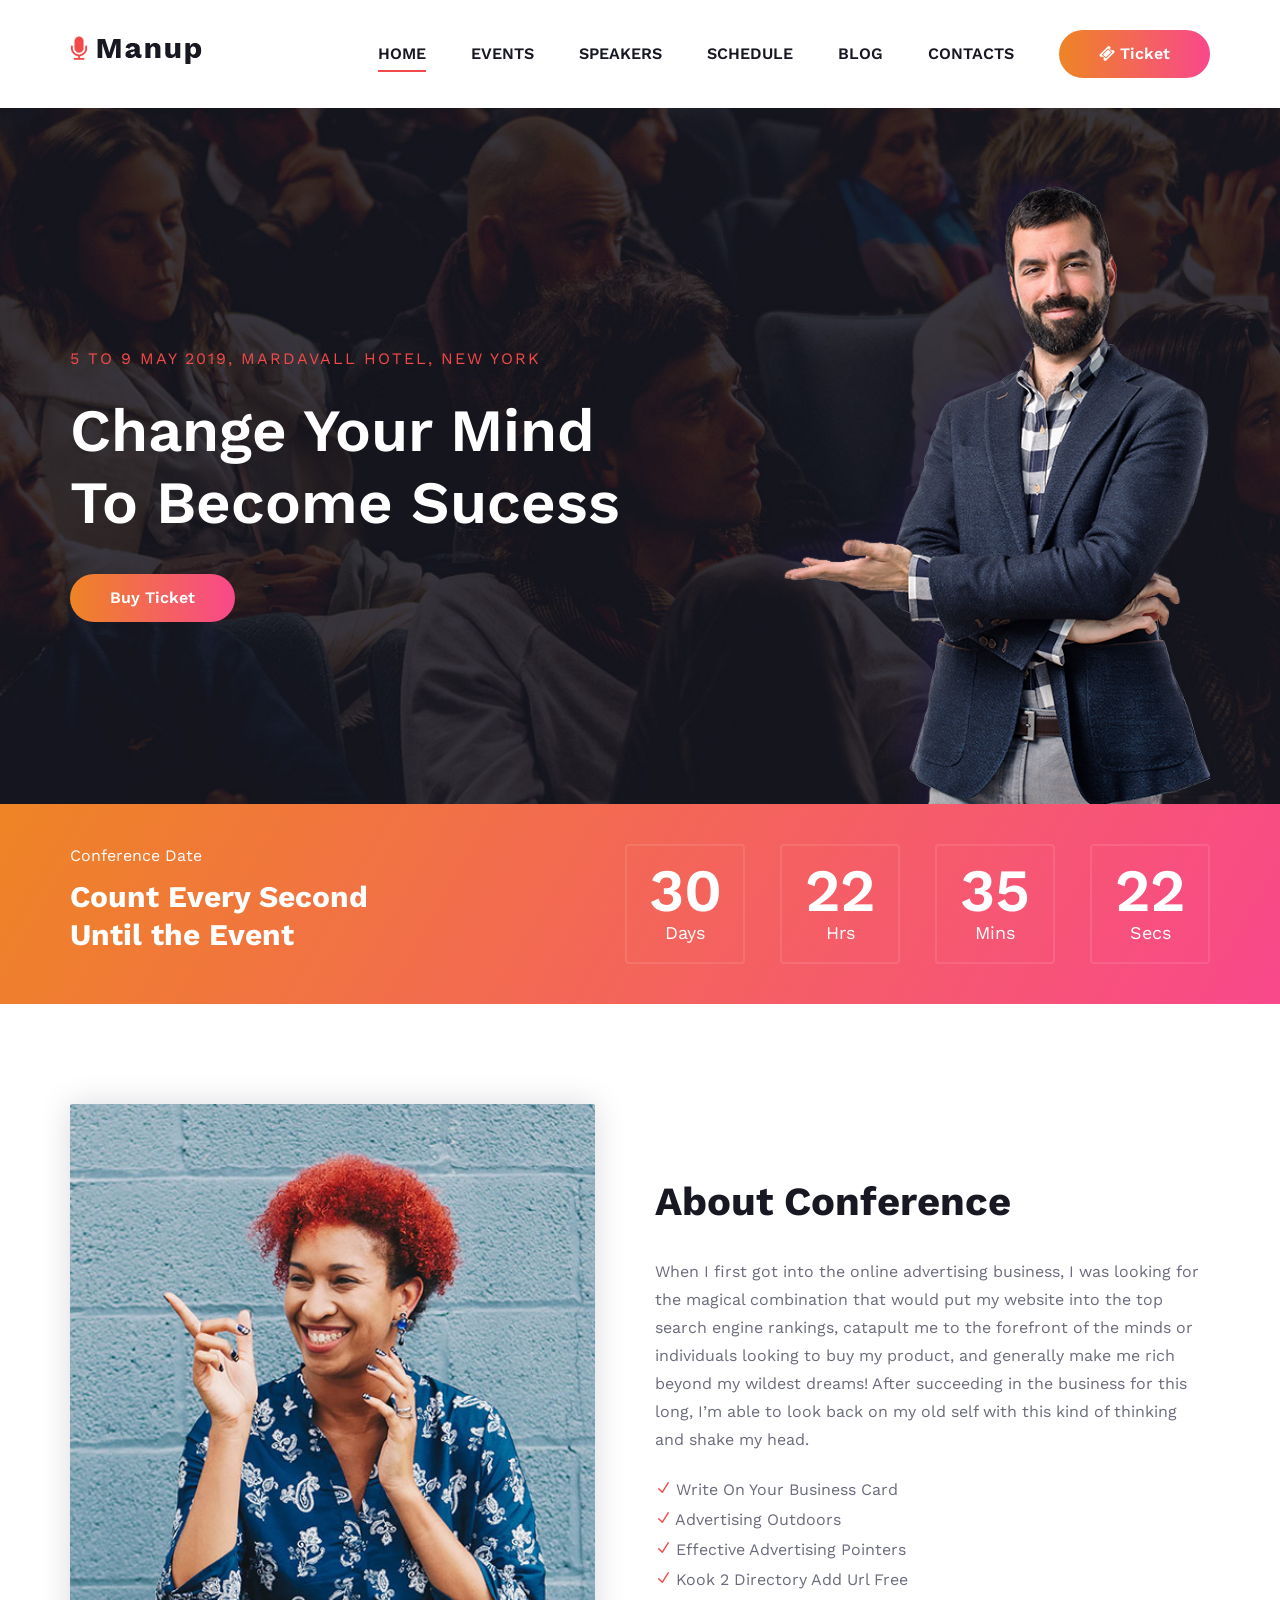
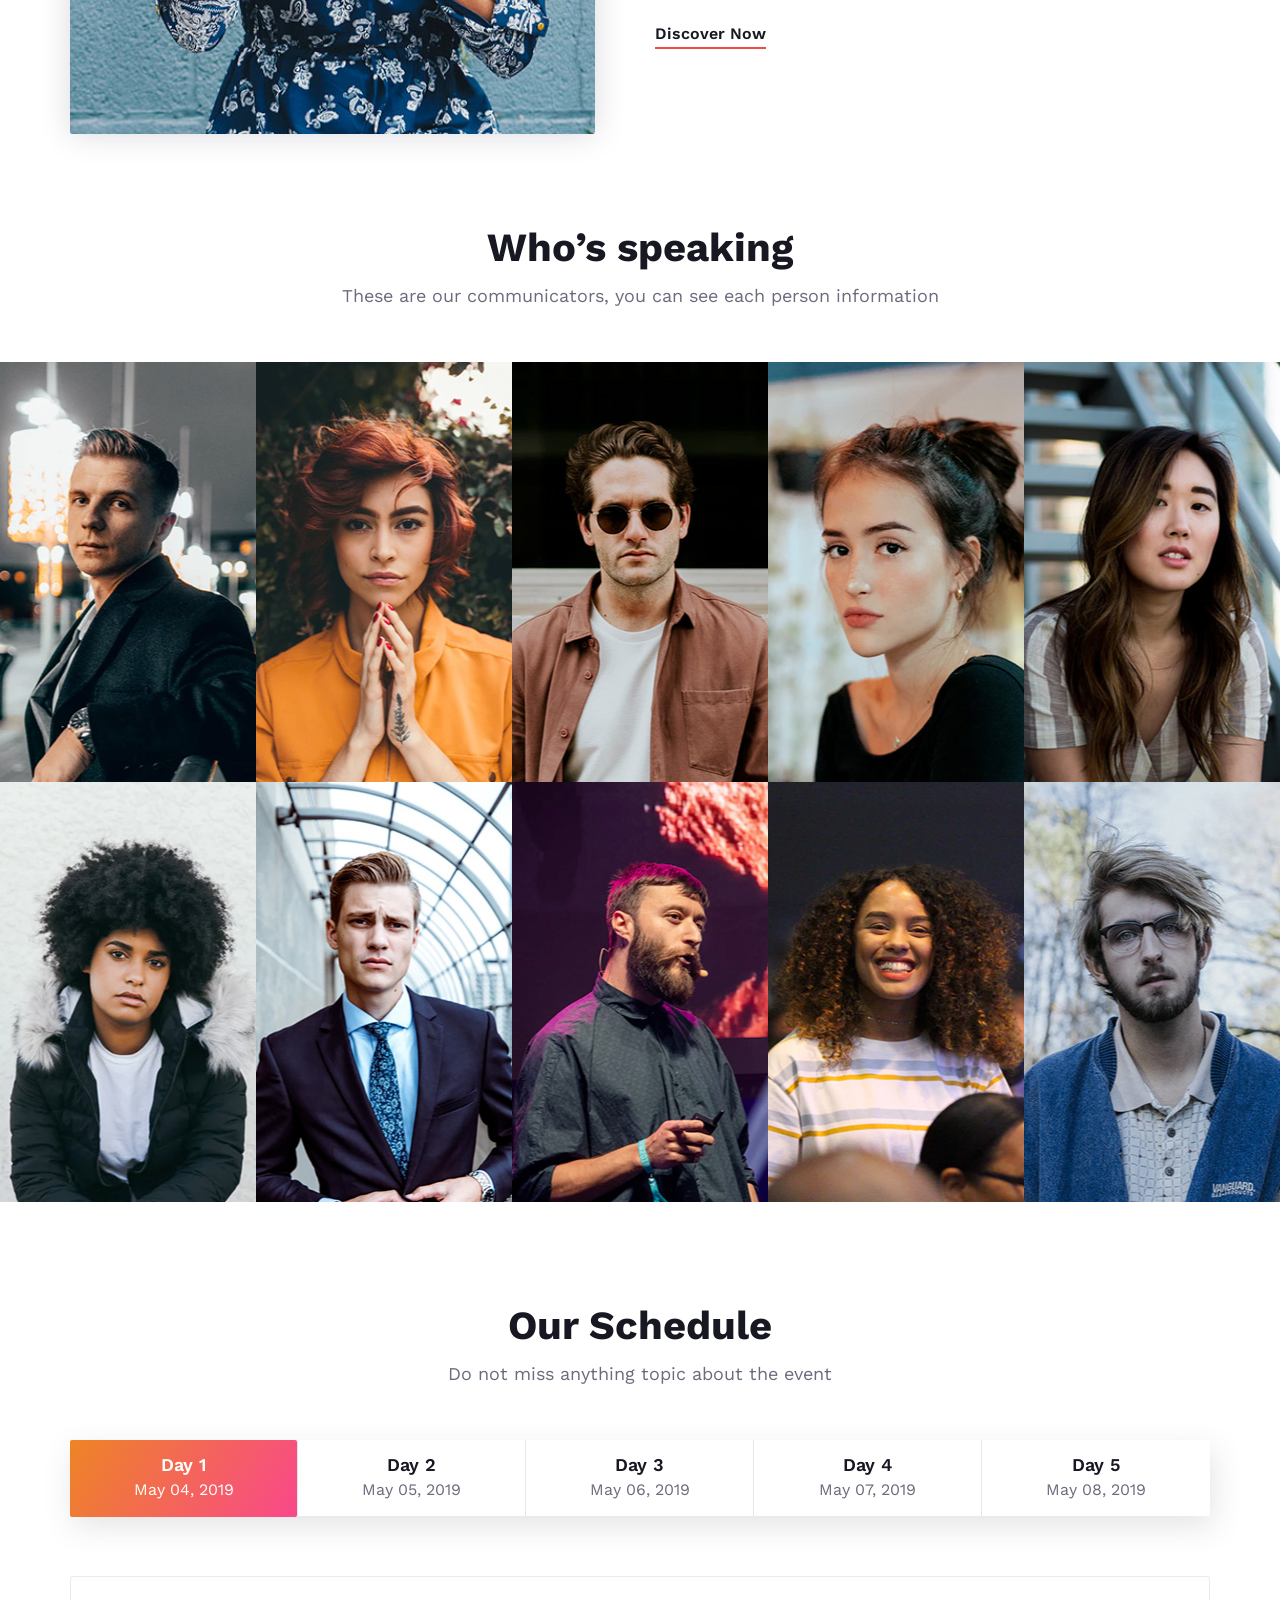
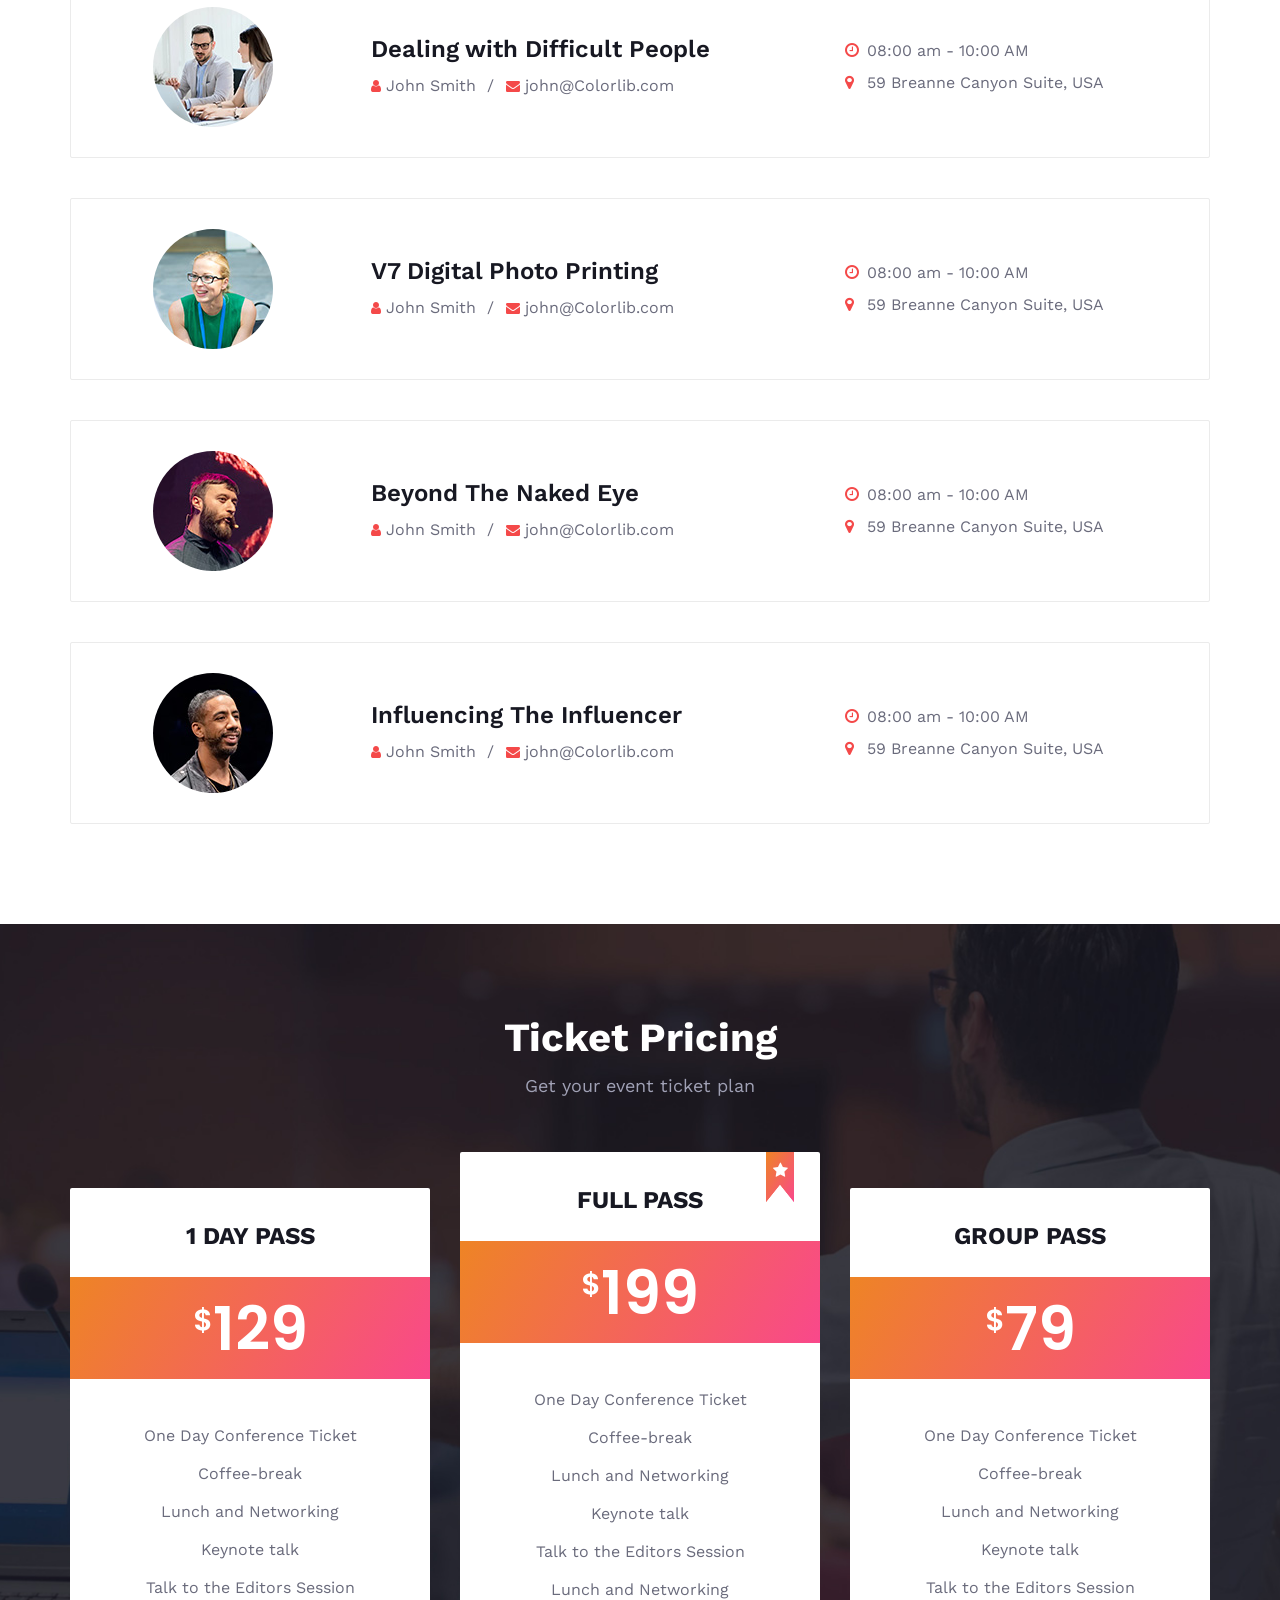
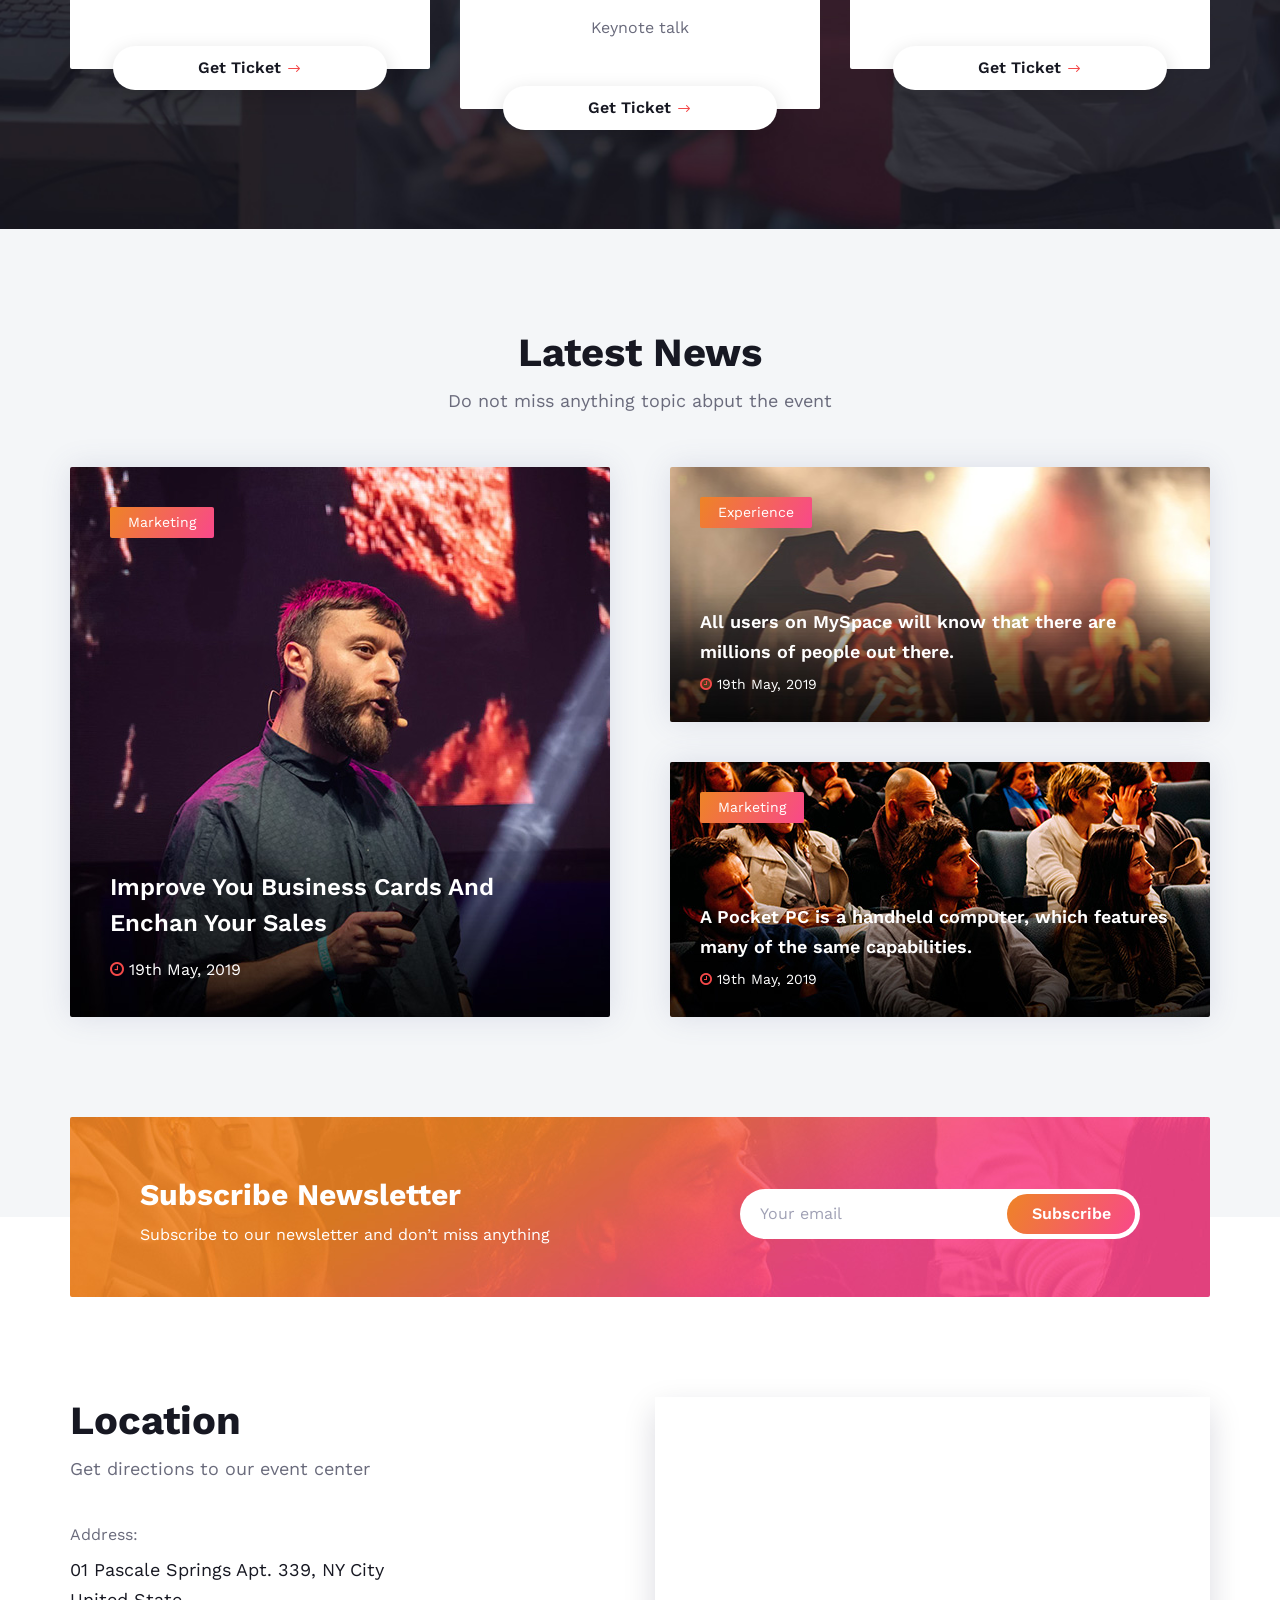
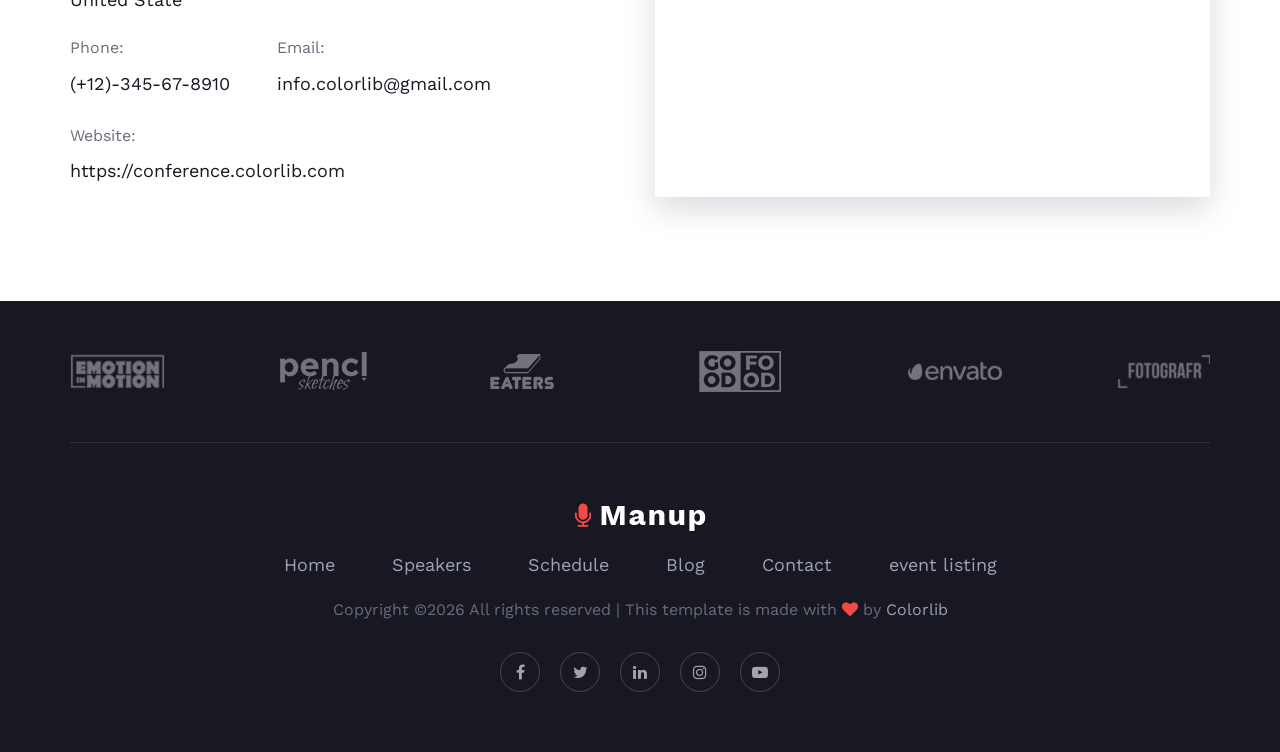
<file: index.html>
<!DOCTYPE html>
<html lang="zxx">

<head>
    <meta charset="UTF-8">
    <meta name="description" content="Manup Template">
    <meta name="keywords" content="Manup, unica, creative, html">
    <meta name="viewport" content="width=device-width, initial-scale=1.0">
    <meta http-equiv="X-UA-Compatible" content="ie=edge">
    <title>Manup | Template</title>

    <!-- Google Font -->
    <link href="https://fonts.googleapis.com/css?family=Work+Sans:400,500,600,700,800,900&display=swap"
        rel="stylesheet">
    <link href="https://fonts.googleapis.com/css?family=Poppins:400,500,600,700&display=swap" rel="stylesheet">


    <!-- Css Styles -->
    <link rel="stylesheet" href="css/bootstrap.min.css" type="text/css">
    <link rel="stylesheet" href="css/font-awesome.min.css" type="text/css">
    <link rel="stylesheet" href="css/elegant-icons.css" type="text/css">
    <link rel="stylesheet" href="css/owl.carousel.min.css" type="text/css">
    <link rel="stylesheet" href="css/magnific-popup.css" type="text/css">
    <link rel="stylesheet" href="css/slicknav.min.css" type="text/css">
    <link rel="stylesheet" href="css/style.css" type="text/css">
</head>

<body>
    <!-- Page Preloder -->
    <div id="preloder">
        <div class="loader"></div>
    </div>

    <!-- Header Section Begin -->
    <header class="header-section">
        <div class="container">
            <div class="logo">
                <a href="./index.html">
                    <img src="img/logo.png" alt="">
                </a>
            </div>
            <div class="nav-menu">
                <nav class="mainmenu mobile-menu">
                    <ul>
                        <li class="active"><a href="./index.html">Home</a></li>
                        <li><a href="./about-us.html">Events</a></li>
                        <li><a href="./speaker.html">Speakers</a>
                            <ul class="dropdown">
                                <li><a href="#">Jayden</a></li>
                                <li><a href="#">Sara</a></li>
                                <li><a href="#">Emma</a></li>
                                <li><a href="#">Harriet</a></li>
                            </ul>
                        </li>
                        <li><a href="./schedule.html">Schedule</a></li>
                        <li><a href="./blog.html">Blog</a></li>
                        <li><a href="./contact.html">Contacts</a></li>
                    </ul>
                </nav>
                <a href="#" class="primary-btn top-btn"><i class="fa fa-ticket"></i> Ticket</a>
            </div>
            <div id="mobile-menu-wrap"></div>
        </div>
    </header>
    <!-- Header End -->

    <!-- Hero Section Begin -->
    <section class="hero-section set-bg" data-setbg="img/hero.jpg">
        <div class="container">
            <div class="row">
                <div class="col-lg-7">
                    <div class="hero-text">
                        <span>5 to 9 may 2019, mardavall hotel, New York</span>
                        <h2>Change Your Mind<br /> To Become Sucess</h2>
                        <a href="#" class="primary-btn">Buy Ticket</a>
                    </div>
                </div>
                <div class="col-lg-5">
                    <img src="img/hero-right.png" alt="">
                </div>
            </div>
        </div>
    </section>
    <!-- Hero Section End -->

    <!-- Counter Section Begin -->
    <section class="counter-section bg-gradient">
        <div class="container">
            <div class="row">
                <div class="col-lg-4">
                    <div class="counter-text">
                        <span>Conference Date</span>
                        <h3>Count Every Second <br />Until the Event</h3>
                    </div>
                </div>
                <div class="col-lg-8">
                    <div class="cd-timer" id="countdown">
                        <div class="cd-item">
                            <span>40</span>
                            <p>Days</p>
                        </div>
                        <div class="cd-item">
                            <span>18</span>
                            <p>Hours</p>
                        </div>
                        <div class="cd-item">
                            <span>46</span>
                            <p>Minutes</p>
                        </div>
                        <div class="cd-item">
                            <span>32</span>
                            <p>Seconds</p>
                        </div>
                    </div>
                </div>
            </div>
        </div>
    </section>
    <!-- Counter Section End -->

    <!-- Home About Section Begin -->
    <section class="home-about-section spad">
        <div class="container">
            <div class="row">
                <div class="col-lg-6">
                    <div class="ha-pic">
                        <img src="img/h-about.jpg" alt="">
                    </div>
                </div>
                <div class="col-lg-6">
                    <div class="ha-text">
                        <h2>About Conference</h2>
                        <p>When I first got into the online advertising business, I was looking for the magical
                            combination that would put my website into the top search engine rankings, catapult me to
                            the forefront of the minds or individuals looking to buy my product, and generally make me
                            rich beyond my wildest dreams! After succeeding in the business for this long, I’m able to
                            look back on my old self with this kind of thinking and shake my head.</p>
                        <ul>
                            <li><span class="icon_check"></span> Write On Your Business Card</li>
                            <li><span class="icon_check"></span> Advertising Outdoors</li>
                            <li><span class="icon_check"></span> Effective Advertising Pointers</li>
                            <li><span class="icon_check"></span> Kook 2 Directory Add Url Free</li>
                        </ul>
                        <a href="#" class="ha-btn">Discover Now</a>
                    </div>
                </div>
            </div>
        </div>
    </section>
    <!-- Home About Section End -->

    <!-- Team Member Section Begin -->
    <section class="team-member-section">
        <div class="container">
            <div class="row">
                <div class="col-lg-12">
                    <div class="section-title">
                        <h2>Who’s speaking</h2>
                        <p>These are our communicators, you can see each person information</p>
                    </div>
                </div>
            </div>
        </div>
        <div class="member-item set-bg" data-setbg="img/team-member/member-1.jpg">
            <div class="mi-social">
                <div class="mi-social-inner bg-gradient">
                    <a href="#"><i class="fa fa-facebook"></i></a>
                    <a href="#"><i class="fa fa-instagram"></i></a>
                    <a href="#"><i class="fa fa-twitter"></i></a>
                    <a href="#"><i class="fa fa-linkedin"></i></a>
                </div>
            </div>
            <div class="mi-text">
                <h5>Emma Sandoval</h5>
                <span>Speaker</span>
            </div>
        </div>
        <div class="member-item set-bg" data-setbg="img/team-member/member-2.jpg">
            <div class="mi-social">
                <div class="mi-social-inner bg-gradient">
                    <a href="#"><i class="fa fa-facebook"></i></a>
                    <a href="#"><i class="fa fa-instagram"></i></a>
                    <a href="#"><i class="fa fa-twitter"></i></a>
                    <a href="#"><i class="fa fa-linkedin"></i></a>
                </div>
            </div>
            <div class="mi-text">
                <h5>Emma Sandoval</h5>
                <span>Speaker</span>
            </div>
        </div>
        <div class="member-item set-bg" data-setbg="img/team-member/member-3.jpg">
            <div class="mi-social">
                <div class="mi-social-inner bg-gradient">
                    <a href="#"><i class="fa fa-facebook"></i></a>
                    <a href="#"><i class="fa fa-instagram"></i></a>
                    <a href="#"><i class="fa fa-twitter"></i></a>
                    <a href="#"><i class="fa fa-linkedin"></i></a>
                </div>
            </div>
            <div class="mi-text">
                <h5>Emma Sandoval</h5>
                <span>Speaker</span>
            </div>
        </div>
        <div class="member-item set-bg" data-setbg="img/team-member/member-4.jpg">
            <div class="mi-social">
                <div class="mi-social-inner bg-gradient">
                    <a href="#"><i class="fa fa-facebook"></i></a>
                    <a href="#"><i class="fa fa-instagram"></i></a>
                    <a href="#"><i class="fa fa-twitter"></i></a>
                    <a href="#"><i class="fa fa-linkedin"></i></a>
                </div>
            </div>
            <div class="mi-text">
                <h5>Emma Sandoval</h5>
                <span>Speaker</span>
            </div>
        </div>
        <div class="member-item set-bg" data-setbg="img/team-member/member-5.jpg">
            <div class="mi-social">
                <div class="mi-social-inner bg-gradient">
                    <a href="#"><i class="fa fa-facebook"></i></a>
                    <a href="#"><i class="fa fa-instagram"></i></a>
                    <a href="#"><i class="fa fa-twitter"></i></a>
                    <a href="#"><i class="fa fa-linkedin"></i></a>
                </div>
            </div>
            <div class="mi-text">
                <h5>Emma Sandoval</h5>
                <span>Speaker</span>
            </div>
        </div>
        <div class="member-item set-bg" data-setbg="img/team-member/member-6.jpg">
            <div class="mi-social">
                <div class="mi-social-inner bg-gradient">
                    <a href="#"><i class="fa fa-facebook"></i></a>
                    <a href="#"><i class="fa fa-instagram"></i></a>
                    <a href="#"><i class="fa fa-twitter"></i></a>
                    <a href="#"><i class="fa fa-linkedin"></i></a>
                </div>
            </div>
            <div class="mi-text">
                <h5>Emma Sandoval</h5>
                <span>Speaker</span>
            </div>
        </div>
        <div class="member-item set-bg" data-setbg="img/team-member/member-7.jpg">
            <div class="mi-social">
                <div class="mi-social-inner bg-gradient">
                    <a href="#"><i class="fa fa-facebook"></i></a>
                    <a href="#"><i class="fa fa-instagram"></i></a>
                    <a href="#"><i class="fa fa-twitter"></i></a>
                    <a href="#"><i class="fa fa-linkedin"></i></a>
                </div>
            </div>
            <div class="mi-text">
                <h5>Emma Sandoval</h5>
                <span>Speaker</span>
            </div>
        </div>
        <div class="member-item set-bg" data-setbg="img/team-member/member-8.jpg">
            <div class="mi-social">
                <div class="mi-social-inner bg-gradient">
                    <a href="#"><i class="fa fa-facebook"></i></a>
                    <a href="#"><i class="fa fa-instagram"></i></a>
                    <a href="#"><i class="fa fa-twitter"></i></a>
                    <a href="#"><i class="fa fa-linkedin"></i></a>
                </div>
            </div>
            <div class="mi-text">
                <h5>Emma Sandoval</h5>
                <span>Speaker</span>
            </div>
        </div>
        <div class="member-item set-bg" data-setbg="img/team-member/member-9.jpg">
            <div class="mi-social">
                <div class="mi-social-inner bg-gradient">
                    <a href="#"><i class="fa fa-facebook"></i></a>
                    <a href="#"><i class="fa fa-instagram"></i></a>
                    <a href="#"><i class="fa fa-twitter"></i></a>
                    <a href="#"><i class="fa fa-linkedin"></i></a>
                </div>
            </div>
            <div class="mi-text">
                <h5>Emma Sandoval</h5>
                <span>Speaker</span>
            </div>
        </div>
        <div class="member-item set-bg" data-setbg="img/team-member/member-10.jpg">
            <div class="mi-social">
                <div class="mi-social-inner bg-gradient">
                    <a href="#"><i class="fa fa-facebook"></i></a>
                    <a href="#"><i class="fa fa-instagram"></i></a>
                    <a href="#"><i class="fa fa-twitter"></i></a>
                    <a href="#"><i class="fa fa-linkedin"></i></a>
                </div>
            </div>
            <div class="mi-text">
                <h5>Emma Sandoval</h5>
                <span>Speaker</span>
            </div>
        </div>
    </section>
    <!-- Team Member Section End -->

    <!-- Schedule Section Begin -->
    <section class="schedule-section spad">
        <div class="container">
            <div class="row">
                <div class="col-lg-12">
                    <div class="section-title">
                        <h2>Our Schedule</h2>
                        <p>Do not miss anything topic about the event</p>
                    </div>
                </div>
            </div>
            <div class="row">
                <div class="col-lg-12">
                    <div class="schedule-tab">
                        <ul class="nav nav-tabs" role="tablist">
                            <li class="nav-item">
                                <a class="nav-link active" data-toggle="tab" href="#tabs-1" role="tab">
                                    <h5>Day 1</h5>
                                    <p>May 04, 2019</p>
                                </a>
                            </li>
                            <li class="nav-item">
                                <a class="nav-link" data-toggle="tab" href="#tabs-2" role="tab">
                                    <h5>Day 2</h5>
                                    <p>May 05, 2019</p>
                                </a>
                            </li>
                            <li class="nav-item">
                                <a class="nav-link" data-toggle="tab" href="#tabs-3" role="tab">
                                    <h5>Day 3</h5>
                                    <p>May 06, 2019</p>
                                </a>
                            </li>
                            <li class="nav-item">
                                <a class="nav-link" data-toggle="tab" href="#tabs-4" role="tab">
                                    <h5>Day 4</h5>
                                    <p>May 07, 2019</p>
                                </a>
                            </li>
                            <li class="nav-item">
                                <a class="nav-link" data-toggle="tab" href="#tabs-5" role="tab">
                                    <h5>Day 5</h5>
                                    <p>May 08, 2019</p>
                                </a>
                            </li>
                        </ul><!-- Tab panes -->
                        <div class="tab-content">
                            <div class="tab-pane active" id="tabs-1" role="tabpanel">
                                <div class="st-content">
                                    <div class="container">
                                        <div class="row">
                                            <div class="col-lg-3">
                                                <div class="sc-pic">
                                                    <img src="img/schedule/schedule-1.jpg" alt="">
                                                </div>
                                            </div>
                                            <div class="col-lg-5">
                                                <div class="sc-text">
                                                    <h4>Dealing with Difficult People</h4>
                                                    <ul>
                                                        <li><i class="fa fa-user"></i> John Smith</li>
                                                        <li><i class="fa fa-envelope"></i> john@Colorlib.com
                                                        </li>
                                                    </ul>
                                                </div>
                                            </div>
                                            <div class="col-lg-4">
                                                <ul class="sc-widget">
                                                    <li><i class="fa fa-clock-o"></i> 08:00 am - 10:00 AM</li>
                                                    <li><i class="fa fa-map-marker"></i> 59 Breanne Canyon Suite, USA
                                                    </li>
                                                </ul>
                                            </div>
                                        </div>
                                    </div>
                                </div>
                                <div class="st-content">
                                    <div class="container">
                                        <div class="row">
                                            <div class="col-lg-3">
                                                <div class="sc-pic">
                                                    <img src="img/schedule/schedule-2.jpg" alt="">
                                                </div>
                                            </div>
                                            <div class="col-lg-5">
                                                <div class="sc-text">
                                                    <h4>V7 Digital Photo Printing</h4>
                                                    <ul>
                                                        <li><i class="fa fa-user"></i> John Smith</li>
                                                        <li><i class="fa fa-envelope"></i> john@Colorlib.com
                                                        </li>
                                                    </ul>
                                                </div>
                                            </div>
                                            <div class="col-lg-4">
                                                <ul class="sc-widget">
                                                    <li><i class="fa fa-clock-o"></i> 08:00 am - 10:00 AM</li>
                                                    <li><i class="fa fa-map-marker"></i> 59 Breanne Canyon Suite, USA
                                                    </li>
                                                </ul>
                                            </div>
                                        </div>
                                    </div>
                                </div>
                                <div class="st-content">
                                    <div class="container">
                                        <div class="row">
                                            <div class="col-lg-3">
                                                <div class="sc-pic">
                                                    <img src="img/schedule/schedule-3.jpg" alt="">
                                                </div>
                                            </div>
                                            <div class="col-lg-5">
                                                <div class="sc-text">
                                                    <h4>Beyond The Naked Eye</h4>
                                                    <ul>
                                                        <li><i class="fa fa-user"></i> John Smith</li>
                                                        <li><i class="fa fa-envelope"></i> john@Colorlib.com
                                                        </li>
                                                    </ul>
                                                </div>
                                            </div>
                                            <div class="col-lg-4">
                                                <ul class="sc-widget">
                                                    <li><i class="fa fa-clock-o"></i> 08:00 am - 10:00 AM</li>
                                                    <li><i class="fa fa-map-marker"></i> 59 Breanne Canyon Suite, USA
                                                    </li>
                                                </ul>
                                            </div>
                                        </div>
                                    </div>
                                </div>
                                <div class="st-content">
                                    <div class="container">
                                        <div class="row">
                                            <div class="col-lg-3">
                                                <div class="sc-pic">
                                                    <img src="img/schedule/schedule-4.jpg" alt="">
                                                </div>
                                            </div>
                                            <div class="col-lg-5">
                                                <div class="sc-text">
                                                    <h4>Influencing The Influencer</h4>
                                                    <ul>
                                                        <li><i class="fa fa-user"></i> John Smith</li>
                                                        <li><i class="fa fa-envelope"></i> john@Colorlib.com
                                                        </li>
                                                    </ul>
                                                </div>
                                            </div>
                                            <div class="col-lg-4">
                                                <ul class="sc-widget">
                                                    <li><i class="fa fa-clock-o"></i> 08:00 am - 10:00 AM</li>
                                                    <li><i class="fa fa-map-marker"></i> 59 Breanne Canyon Suite, USA
                                                    </li>
                                                </ul>
                                            </div>
                                        </div>
                                    </div>
                                </div>
                            </div>
                            <div class="tab-pane" id="tabs-2" role="tabpanel">
                                <div class="st-content">
                                    <div class="container">
                                        <div class="row">
                                            <div class="col-lg-3">
                                                <div class="sc-pic">
                                                    <img src="img/schedule/schedule-1.jpg" alt="">
                                                </div>
                                            </div>
                                            <div class="col-lg-5">
                                                <div class="sc-text">
                                                    <h4>Dealing with Easy People</h4>
                                                    <ul>
                                                        <li><i class="fa fa-user"></i> John Smith</li>
                                                        <li><i class="fa fa-envelope"></i> john@Colorlib.com
                                                        </li>
                                                    </ul>
                                                </div>
                                            </div>
                                            <div class="col-lg-4">
                                                <ul class="sc-widget">
                                                    <li><i class="fa fa-clock-o"></i> 08:00 am - 10:00 AM</li>
                                                    <li><i class="fa fa-map-marker"></i> 59 Breanne Canyon Suite, USA
                                                    </li>
                                                </ul>
                                            </div>
                                        </div>
                                    </div>
                                </div>
                                <div class="st-content">
                                    <div class="container">
                                        <div class="row">
                                            <div class="col-lg-3">
                                                <div class="sc-pic">
                                                    <img src="img/schedule/schedule-2.jpg" alt="">
                                                </div>
                                            </div>
                                            <div class="col-lg-5">
                                                <div class="sc-text">
                                                    <h4>V7 Digital Photo Printing</h4>
                                                    <ul>
                                                        <li><i class="fa fa-user"></i> John Smith</li>
                                                        <li><i class="fa fa-envelope"></i> john@Colorlib.com
                                                        </li>
                                                    </ul>
                                                </div>
                                            </div>
                                            <div class="col-lg-4">
                                                <ul class="sc-widget">
                                                    <li><i class="fa fa-clock-o"></i> 08:00 am - 10:00 AM</li>
                                                    <li><i class="fa fa-map-marker"></i> 59 Breanne Canyon Suite, USA
                                                    </li>
                                                </ul>
                                            </div>
                                        </div>
                                    </div>
                                </div>
                                <div class="st-content">
                                    <div class="container">
                                        <div class="row">
                                            <div class="col-lg-3">
                                                <div class="sc-pic">
                                                    <img src="img/schedule/schedule-3.jpg" alt="">
                                                </div>
                                            </div>
                                            <div class="col-lg-5">
                                                <div class="sc-text">
                                                    <h4>Beyond The Naked Eye</h4>
                                                    <ul>
                                                        <li><i class="fa fa-user"></i> John Smith</li>
                                                        <li><i class="fa fa-envelope"></i> john@Colorlib.com
                                                        </li>
                                                    </ul>
                                                </div>
                                            </div>
                                            <div class="col-lg-4">
                                                <ul class="sc-widget">
                                                    <li><i class="fa fa-clock-o"></i> 08:00 am - 10:00 AM</li>
                                                    <li><i class="fa fa-map-marker"></i> 59 Breanne Canyon Suite, USA
                                                    </li>
                                                </ul>
                                            </div>
                                        </div>
                                    </div>
                                </div>
                                <div class="st-content">
                                    <div class="container">
                                        <div class="row">
                                            <div class="col-lg-3">
                                                <div class="sc-pic">
                                                    <img src="img/schedule/schedule-4.jpg" alt="">
                                                </div>
                                            </div>
                                            <div class="col-lg-5">
                                                <div class="sc-text">
                                                    <h4>Influencing The Influencer</h4>
                                                    <ul>
                                                        <li><i class="fa fa-user"></i> John Smith</li>
                                                        <li><i class="fa fa-envelope"></i> john@Colorlib.com
                                                        </li>
                                                    </ul>
                                                </div>
                                            </div>
                                            <div class="col-lg-4">
                                                <ul class="sc-widget">
                                                    <li><i class="fa fa-clock-o"></i> 08:00 am - 10:00 AM</li>
                                                    <li><i class="fa fa-map-marker"></i> 59 Breanne Canyon Suite, USA
                                                    </li>
                                                </ul>
                                            </div>
                                        </div>
                                    </div>
                                </div>
                            </div>
                            <div class="tab-pane" id="tabs-3" role="tabpanel">
                                <div class="st-content">
                                    <div class="container">
                                        <div class="row">
                                            <div class="col-lg-3">
                                                <div class="sc-pic">
                                                    <img src="img/schedule/schedule-1.jpg" alt="">
                                                </div>
                                            </div>
                                            <div class="col-lg-5">
                                                <div class="sc-text">
                                                    <h4>Dealing with Intermediate People</h4>
                                                    <ul>
                                                        <li><i class="fa fa-user"></i> John Smith</li>
                                                        <li><i class="fa fa-envelope"></i> john@Colorlib.com
                                                        </li>
                                                    </ul>
                                                </div>
                                            </div>
                                            <div class="col-lg-4">
                                                <ul class="sc-widget">
                                                    <li><i class="fa fa-clock-o"></i> 08:00 am - 10:00 AM</li>
                                                    <li><i class="fa fa-map-marker"></i> 59 Breanne Canyon Suite, USA
                                                    </li>
                                                </ul>
                                            </div>
                                        </div>
                                    </div>
                                </div>
                                <div class="st-content">
                                    <div class="container">
                                        <div class="row">
                                            <div class="col-lg-3">
                                                <div class="sc-pic">
                                                    <img src="img/schedule/schedule-2.jpg" alt="">
                                                </div>
                                            </div>
                                            <div class="col-lg-5">
                                                <div class="sc-text">
                                                    <h4>V7 Digital Photo Printing</h4>
                                                    <ul>
                                                        <li><i class="fa fa-user"></i> John Smith</li>
                                                        <li><i class="fa fa-envelope"></i> john@Colorlib.com
                                                        </li>
                                                    </ul>
                                                </div>
                                            </div>
                                            <div class="col-lg-4">
                                                <ul class="sc-widget">
                                                    <li><i class="fa fa-clock-o"></i> 08:00 am - 10:00 AM</li>
                                                    <li><i class="fa fa-map-marker"></i> 59 Breanne Canyon Suite, USA
                                                    </li>
                                                </ul>
                                            </div>
                                        </div>
                                    </div>
                                </div>
                                <div class="st-content">
                                    <div class="container">
                                        <div class="row">
                                            <div class="col-lg-3">
                                                <div class="sc-pic">
                                                    <img src="img/schedule/schedule-3.jpg" alt="">
                                                </div>
                                            </div>
                                            <div class="col-lg-5">
                                                <div class="sc-text">
                                                    <h4>Beyond The Naked Eye</h4>
                                                    <ul>
                                                        <li><i class="fa fa-user"></i> John Smith</li>
                                                        <li><i class="fa fa-envelope"></i> john@Colorlib.com
                                                        </li>
                                                    </ul>
                                                </div>
                                            </div>
                                            <div class="col-lg-4">
                                                <ul class="sc-widget">
                                                    <li><i class="fa fa-clock-o"></i> 08:00 am - 10:00 AM</li>
                                                    <li><i class="fa fa-map-marker"></i> 59 Breanne Canyon Suite, USA
                                                    </li>
                                                </ul>
                                            </div>
                                        </div>
                                    </div>
                                </div>
                                <div class="st-content">
                                    <div class="container">
                                        <div class="row">
                                            <div class="col-lg-3">
                                                <div class="sc-pic">
                                                    <img src="img/schedule/schedule-4.jpg" alt="">
                                                </div>
                                            </div>
                                            <div class="col-lg-5">
                                                <div class="sc-text">
                                                    <h4>Influencing The Influencer</h4>
                                                    <ul>
                                                        <li><i class="fa fa-user"></i> John Smith</li>
                                                        <li><i class="fa fa-envelope"></i> john@Colorlib.com
                                                        </li>
                                                    </ul>
                                                </div>
                                            </div>
                                            <div class="col-lg-4">
                                                <ul class="sc-widget">
                                                    <li><i class="fa fa-clock-o"></i> 08:00 am - 10:00 AM</li>
                                                    <li><i class="fa fa-map-marker"></i> 59 Breanne Canyon Suite, USA
                                                    </li>
                                                </ul>
                                            </div>
                                        </div>
                                    </div>
                                </div>
                            </div>
                            <div class="tab-pane" id="tabs-4" role="tabpanel">
                                <div class="st-content">
                                    <div class="container">
                                        <div class="row">
                                            <div class="col-lg-3">
                                                <div class="sc-pic">
                                                    <img src="img/schedule/schedule-1.jpg" alt="">
                                                </div>
                                            </div>
                                            <div class="col-lg-5">
                                                <div class="sc-text">
                                                    <h4>Dealing with Expert People</h4>
                                                    <ul>
                                                        <li><i class="fa fa-user"></i> John Smith</li>
                                                        <li><i class="fa fa-envelope"></i> john@Colorlib.com
                                                        </li>
                                                    </ul>
                                                </div>
                                            </div>
                                            <div class="col-lg-4">
                                                <ul class="sc-widget">
                                                    <li><i class="fa fa-clock-o"></i> 08:00 am - 10:00 AM</li>
                                                    <li><i class="fa fa-map-marker"></i> 59 Breanne Canyon Suite, USA
                                                    </li>
                                                </ul>
                                            </div>
                                        </div>
                                    </div>
                                </div>
                                <div class="st-content">
                                    <div class="container">
                                        <div class="row">
                                            <div class="col-lg-3">
                                                <div class="sc-pic">
                                                    <img src="img/schedule/schedule-2.jpg" alt="">
                                                </div>
                                            </div>
                                            <div class="col-lg-5">
                                                <div class="sc-text">
                                                    <h4>V7 Digital Photo Printing</h4>
                                                    <ul>
                                                        <li><i class="fa fa-user"></i> John Smith</li>
                                                        <li><i class="fa fa-envelope"></i> john@Colorlib.com
                                                        </li>
                                                    </ul>
                                                </div>
                                            </div>
                                            <div class="col-lg-4">
                                                <ul class="sc-widget">
                                                    <li><i class="fa fa-clock-o"></i> 08:00 am - 10:00 AM</li>
                                                    <li><i class="fa fa-map-marker"></i> 59 Breanne Canyon Suite, USA
                                                    </li>
                                                </ul>
                                            </div>
                                        </div>
                                    </div>
                                </div>
                                <div class="st-content">
                                    <div class="container">
                                        <div class="row">
                                            <div class="col-lg-3">
                                                <div class="sc-pic">
                                                    <img src="img/schedule/schedule-3.jpg" alt="">
                                                </div>
                                            </div>
                                            <div class="col-lg-5">
                                                <div class="sc-text">
                                                    <h4>Beyond The Naked Eye</h4>
                                                    <ul>
                                                        <li><i class="fa fa-user"></i> John Smith</li>
                                                        <li><i class="fa fa-envelope"></i> john@Colorlib.com
                                                        </li>
                                                    </ul>
                                                </div>
                                            </div>
                                            <div class="col-lg-4">
                                                <ul class="sc-widget">
                                                    <li><i class="fa fa-clock-o"></i> 08:00 am - 10:00 AM</li>
                                                    <li><i class="fa fa-map-marker"></i> 59 Breanne Canyon Suite, USA
                                                    </li>
                                                </ul>
                                            </div>
                                        </div>
                                    </div>
                                </div>
                                <div class="st-content">
                                    <div class="container">
                                        <div class="row">
                                            <div class="col-lg-3">
                                                <div class="sc-pic">
                                                    <img src="img/schedule/schedule-4.jpg" alt="">
                                                </div>
                                            </div>
                                            <div class="col-lg-5">
                                                <div class="sc-text">
                                                    <h4>Influencing The Influencer</h4>
                                                    <ul>
                                                        <li><i class="fa fa-user"></i> John Smith</li>
                                                        <li><i class="fa fa-envelope"></i> john@Colorlib.com
                                                        </li>
                                                    </ul>
                                                </div>
                                            </div>
                                            <div class="col-lg-4">
                                                <ul class="sc-widget">
                                                    <li><i class="fa fa-clock-o"></i> 08:00 am - 10:00 AM</li>
                                                    <li><i class="fa fa-map-marker"></i> 59 Breanne Canyon Suite, USA
                                                    </li>
                                                </ul>
                                            </div>
                                        </div>
                                    </div>
                                </div>
                            </div>
                            <div class="tab-pane" id="tabs-5" role="tabpanel">
                                <div class="st-content">
                                    <div class="container">
                                        <div class="row">
                                            <div class="col-lg-3">
                                                <div class="sc-pic">
                                                    <img src="img/schedule/schedule-1.jpg" alt="">
                                                </div>
                                            </div>
                                            <div class="col-lg-5">
                                                <div class="sc-text">
                                                    <h4>Dealing with Too Difficult People</h4>
                                                    <ul>
                                                        <li><i class="fa fa-user"></i> John Smith</li>
                                                        <li><i class="fa fa-envelope"></i> john@Colorlib.com
                                                        </li>
                                                    </ul>
                                                </div>
                                            </div>
                                            <div class="col-lg-4">
                                                <ul class="sc-widget">
                                                    <li><i class="fa fa-clock-o"></i> 08:00 am - 10:00 AM</li>
                                                    <li><i class="fa fa-map-marker"></i> 59 Breanne Canyon Suite, USA
                                                    </li>
                                                </ul>
                                            </div>
                                        </div>
                                    </div>
                                </div>
                                <div class="st-content">
                                    <div class="container">
                                        <div class="row">
                                            <div class="col-lg-3">
                                                <div class="sc-pic">
                                                    <img src="img/schedule/schedule-2.jpg" alt="">
                                                </div>
                                            </div>
                                            <div class="col-lg-5">
                                                <div class="sc-text">
                                                    <h4>V7 Digital Photo Printing</h4>
                                                    <ul>
                                                        <li><i class="fa fa-user"></i> John Smith</li>
                                                        <li><i class="fa fa-envelope"></i> john@Colorlib.com
                                                        </li>
                                                    </ul>
                                                </div>
                                            </div>
                                            <div class="col-lg-4">
                                                <ul class="sc-widget">
                                                    <li><i class="fa fa-clock-o"></i> 08:00 am - 10:00 AM</li>
                                                    <li><i class="fa fa-map-marker"></i> 59 Breanne Canyon Suite, USA
                                                    </li>
                                                </ul>
                                            </div>
                                        </div>
                                    </div>
                                </div>
                                <div class="st-content">
                                    <div class="container">
                                        <div class="row">
                                            <div class="col-lg-3">
                                                <div class="sc-pic">
                                                    <img src="img/schedule/schedule-3.jpg" alt="">
                                                </div>
                                            </div>
                                            <div class="col-lg-5">
                                                <div class="sc-text">
                                                    <h4>Beyond The Naked Eye</h4>
                                                    <ul>
                                                        <li><i class="fa fa-user"></i> John Smith</li>
                                                        <li><i class="fa fa-envelope"></i> john@Colorlib.com
                                                        </li>
                                                    </ul>
                                                </div>
                                            </div>
                                            <div class="col-lg-4">
                                                <ul class="sc-widget">
                                                    <li><i class="fa fa-clock-o"></i> 08:00 am - 10:00 AM</li>
                                                    <li><i class="fa fa-map-marker"></i> 59 Breanne Canyon Suite, USA
                                                    </li>
                                                </ul>
                                            </div>
                                        </div>
                                    </div>
                                </div>
                                <div class="st-content">
                                    <div class="container">
                                        <div class="row">
                                            <div class="col-lg-3">
                                                <div class="sc-pic">
                                                    <img src="img/schedule/schedule-4.jpg" alt="">
                                                </div>
                                            </div>
                                            <div class="col-lg-5">
                                                <div class="sc-text">
                                                    <h4>Influencing The Influencer</h4>
                                                    <ul>
                                                        <li><i class="fa fa-user"></i> John Smith</li>
                                                        <li><i class="fa fa-envelope"></i> john@Colorlib.com
                                                        </li>
                                                    </ul>
                                                </div>
                                            </div>
                                            <div class="col-lg-4">
                                                <ul class="sc-widget">
                                                    <li><i class="fa fa-clock-o"></i> 08:00 am - 10:00 AM</li>
                                                    <li><i class="fa fa-map-marker"></i> 59 Breanne Canyon Suite, USA
                                                    </li>
                                                </ul>
                                            </div>
                                        </div>
                                    </div>
                                </div>
                            </div>
                        </div>
                    </div>
                </div>
            </div>
        </div>
    </section>
    <!-- Schedule Section End -->

    <!-- Pricing Section Begin -->
    <section class="pricing-section set-bg spad" data-setbg="img/pricing-bg.jpg">
        <div class="container">
            <div class="row">
                <div class="col-lg-12">
                    <div class="section-title">
                        <h2>Ticket Pricing</h2>
                        <p>Get your event ticket plan</p>
                    </div>
                </div>
            </div>
            <div class="row justify-content-center">
                <div class="col-lg-4 col-md-8">
                    <div class="price-item">
                        <h4>1 Day Pass</h4>
                        <div class="pi-price">
                            <h2><span>$</span>129</h2>
                        </div>
                        <ul>
                            <li>One Day Conference Ticket</li>
                            <li>Coffee-break</li>
                            <li>Lunch and Networking</li>
                            <li>Keynote talk</li>
                            <li>Talk to the Editors Session</li>
                        </ul>
                        <a href="#" class="price-btn">Get Ticket <span class="arrow_right"></span></a>
                    </div>
                </div>
                <div class="col-lg-4 col-md-8">
                    <div class="price-item top-rated">
                        <div class="tr-tag">
                            <i class="fa fa-star"></i>
                        </div>
                        <h4>Full Pass</h4>
                        <div class="pi-price">
                            <h2><span>$</span>199</h2>
                        </div>
                        <ul>
                            <li>One Day Conference Ticket</li>
                            <li>Coffee-break</li>
                            <li>Lunch and Networking</li>
                            <li>Keynote talk</li>
                            <li>Talk to the Editors Session</li>
                            <li>Lunch and Networking</li>
                            <li>Keynote talk</li>
                        </ul>
                        <a href="#" class="price-btn">Get Ticket <span class="arrow_right"></span></a>
                    </div>
                </div>
                <div class="col-lg-4 col-md-8">
                    <div class="price-item">
                        <h4>Group Pass</h4>
                        <div class="pi-price">
                            <h2><span>$</span>79</h2>
                        </div>
                        <ul>
                            <li>One Day Conference Ticket</li>
                            <li>Coffee-break</li>
                            <li>Lunch and Networking</li>
                            <li>Keynote talk</li>
                            <li>Talk to the Editors Session</li>
                        </ul>
                        <a href="#" class="price-btn">Get Ticket <span class="arrow_right"></span></a>
                    </div>
                </div>
            </div>
        </div>
    </section>
    <!-- Pricing Section End -->

    <!-- latest BLog Section Begin -->
    <section class="latest-blog spad">
        <div class="container">
            <div class="row">
                <div class="col-lg-12">
                    <div class="section-title">
                        <h2>Latest News</h2>
                        <p>Do not miss anything topic abput the event</p>
                    </div>
                </div>
            </div>
            <div class="row">
                <div class="col-lg-6">
                    <div class="latest-item set-bg large-item" data-setbg="img/blog/latest-b/latest-1.jpg">
                        <div class="li-tag">Marketing</div>
                        <div class="li-text">
                            <h4><a href="./blog-details.html">Improve You Business Cards And Enchan Your Sales</a></h4>
                            <span><i class="fa fa-clock-o"></i> 19th May, 2019</span>
                        </div>
                    </div>
                </div>
                <div class="col-lg-6">
                    <div class="latest-item set-bg" data-setbg="img/blog/latest-b/latest-2.jpg">
                        <div class="li-tag">Experience</div>
                        <div class="li-text">
                            <h5><a href="./blog-details.html">All users on MySpace will know that there are millions of people out there.</a></h5>
                            <span><i class="fa fa-clock-o"></i> 19th May, 2019</span>
                        </div>
                    </div>
                    <div class="latest-item set-bg" data-setbg="img/blog/latest-b/latest-3.jpg">
                        <div class="li-tag">Marketing</div>
                        <div class="li-text">
                            <h5><a href="./blog-details.html">A Pocket PC is a handheld computer, which features many of the same capabilities.</a></h5>
                            <span><i class="fa fa-clock-o"></i> 19th May, 2019</span>
                        </div>
                    </div>
                </div>
            </div>
        </div>
    </section>
    <!-- latest BLog Section End -->

    <!-- Newslatter Section Begin -->
    <section class="newslatter-section">
        <div class="container">
            <div class="newslatter-inner set-bg" data-setbg="img/newslatter-bg.jpg">
                <div class="ni-text">
                    <h3>Subscribe Newsletter</h3>
                    <p>Subscribe to our newsletter and don’t miss anything</p>
                </div>
                <form action="#" class="ni-form">
                    <input type="text" placeholder="Your email">
                    <button type="submit">Subscribe</button>
                </form>
            </div>
        </div>
    </section>
    <!-- Newslatter Section End -->

    <!-- Contact Section Begin -->
    <section class="contact-section spad">
        <div class="container">
            <div class="row">
                <div class="col-lg-6">
                    <div class="section-title">
                        <h2>Location</h2>
                        <p>Get directions to our event center</p>
                    </div>
                    <div class="cs-text">
                        <div class="ct-address">
                            <span>Address:</span>
                            <p>01 Pascale Springs Apt. 339, NY City <br />United State</p>
                        </div>
                        <ul>
                            <li>
                                <span>Phone:</span>
                                (+12)-345-67-8910
                            </li>
                            <li>
                                <span>Email:</span>
                                info.colorlib@gmail.com
                            </li>
                        </ul>
                        <div class="ct-links">
                            <span>Website:</span>
                            <p>https://conference.colorlib.com</p>
                        </div>
                    </div>
                </div>
                <div class="col-lg-6">
                    <div class="cs-map">
                        <iframe
                            src="https://www.google.com/maps/embed?pb=!1m18!1m12!1m3!1d52901.38789495531!2d-118.19465514866786!3d34.03523211493029!2m3!1f0!2f0!3f0!3m2!1i1024!2i768!4f13.1!3m3!1m2!1s0x80c2cf71ad83ff9f%3A0x518b28657f4543b7!2sEast%20Los%20Angeles%2C%20CA%2C%20USA!5e0!3m2!1sen!2sbd!4v1579763856144!5m2!1sen!2sbd"
                            height="400" style="border:0;" allowfullscreen=""></iframe>
                    </div>
                </div>
            </div>
        </div>
    </section>
    <!-- Contact Section End -->

    <!-- Footer Section Begin -->
    <footer class="footer-section">
        <div class="container">
            <div class="partner-logo owl-carousel">
                <a href="#" class="pl-table">
                    <div class="pl-tablecell">
                        <img src="img/partner-logo/logo-1.png" alt="">
                    </div>
                </a>
                <a href="#" class="pl-table">
                    <div class="pl-tablecell">
                        <img src="img/partner-logo/logo-2.png" alt="">
                    </div>
                </a>
                <a href="#" class="pl-table">
                    <div class="pl-tablecell">
                        <img src="img/partner-logo/logo-3.png" alt="">
                    </div>
                </a>
                <a href="#" class="pl-table">
                    <div class="pl-tablecell">
                        <img src="img/partner-logo/logo-4.png" alt="">
                    </div>
                </a>
                <a href="#" class="pl-table">
                    <div class="pl-tablecell">
                        <img src="img/partner-logo/logo-5.png" alt="">
                    </div>
                </a>
                <a href="#" class="pl-table">
                    <div class="pl-tablecell">
                        <img src="img/partner-logo/logo-6.png" alt="">
                    </div>
                </a>
            </div>
            <div class="row">
                <div class="col-lg-12">
                    <div class="footer-text">
                        <div class="ft-logo">
                            <a href="#" class="footer-logo"><img src="img/footer-logo.png" alt=""></a>
                        </div>
                        <ul>
                            <li><a href="#">Home</a></li>
                            <li><a href="#">Speakers</a></li>
                            <li><a href="#">Schedule</a></li>
                            <li><a href="#">Blog</a></li>
                            <li><a href="#">Contact</a></li>
                             <li><a href="#">event listing</a></li>

                        </ul>
                        <div class="copyright-text"><p><!-- Link back to Colorlib can't be removed. Template is licensed under CC BY 3.0. -->
  Copyright &copy;<script>document.write(new Date().getFullYear());</script> All rights reserved | This template is made with <i class="fa fa-heart" aria-hidden="true"></i> by <a href="https://colorlib.com" target="_blank">Colorlib</a>
  <!-- Link back to Colorlib can't be removed. Template is licensed under CC BY 3.0. --></p></div>
                        <div class="ft-social">
                            <a href="#"><i class="fa fa-facebook"></i></a>
                            <a href="#"><i class="fa fa-twitter"></i></a>
                            <a href="#"><i class="fa fa-linkedin"></i></a>
                            <a href="#"><i class="fa fa-instagram"></i></a>
                            <a href="#"><i class="fa fa-youtube-play"></i></a>
                        </div>
                    </div>
                </div>
            </div>
        </div>
    </footer>
    <!-- Footer Section End -->

    <!-- Js Plugins -->
    <script src="js/jquery-3.3.1.min.js"></script>
    <script src="js/bootstrap.min.js"></script>
    <script src="js/jquery.magnific-popup.min.js"></script>
    <script src="js/jquery.countdown.min.js"></script>
    <script src="js/jquery.slicknav.js"></script>
    <script src="js/owl.carousel.min.js"></script>
    <script src="js/main.js"></script>
</body>

</html>
</file>
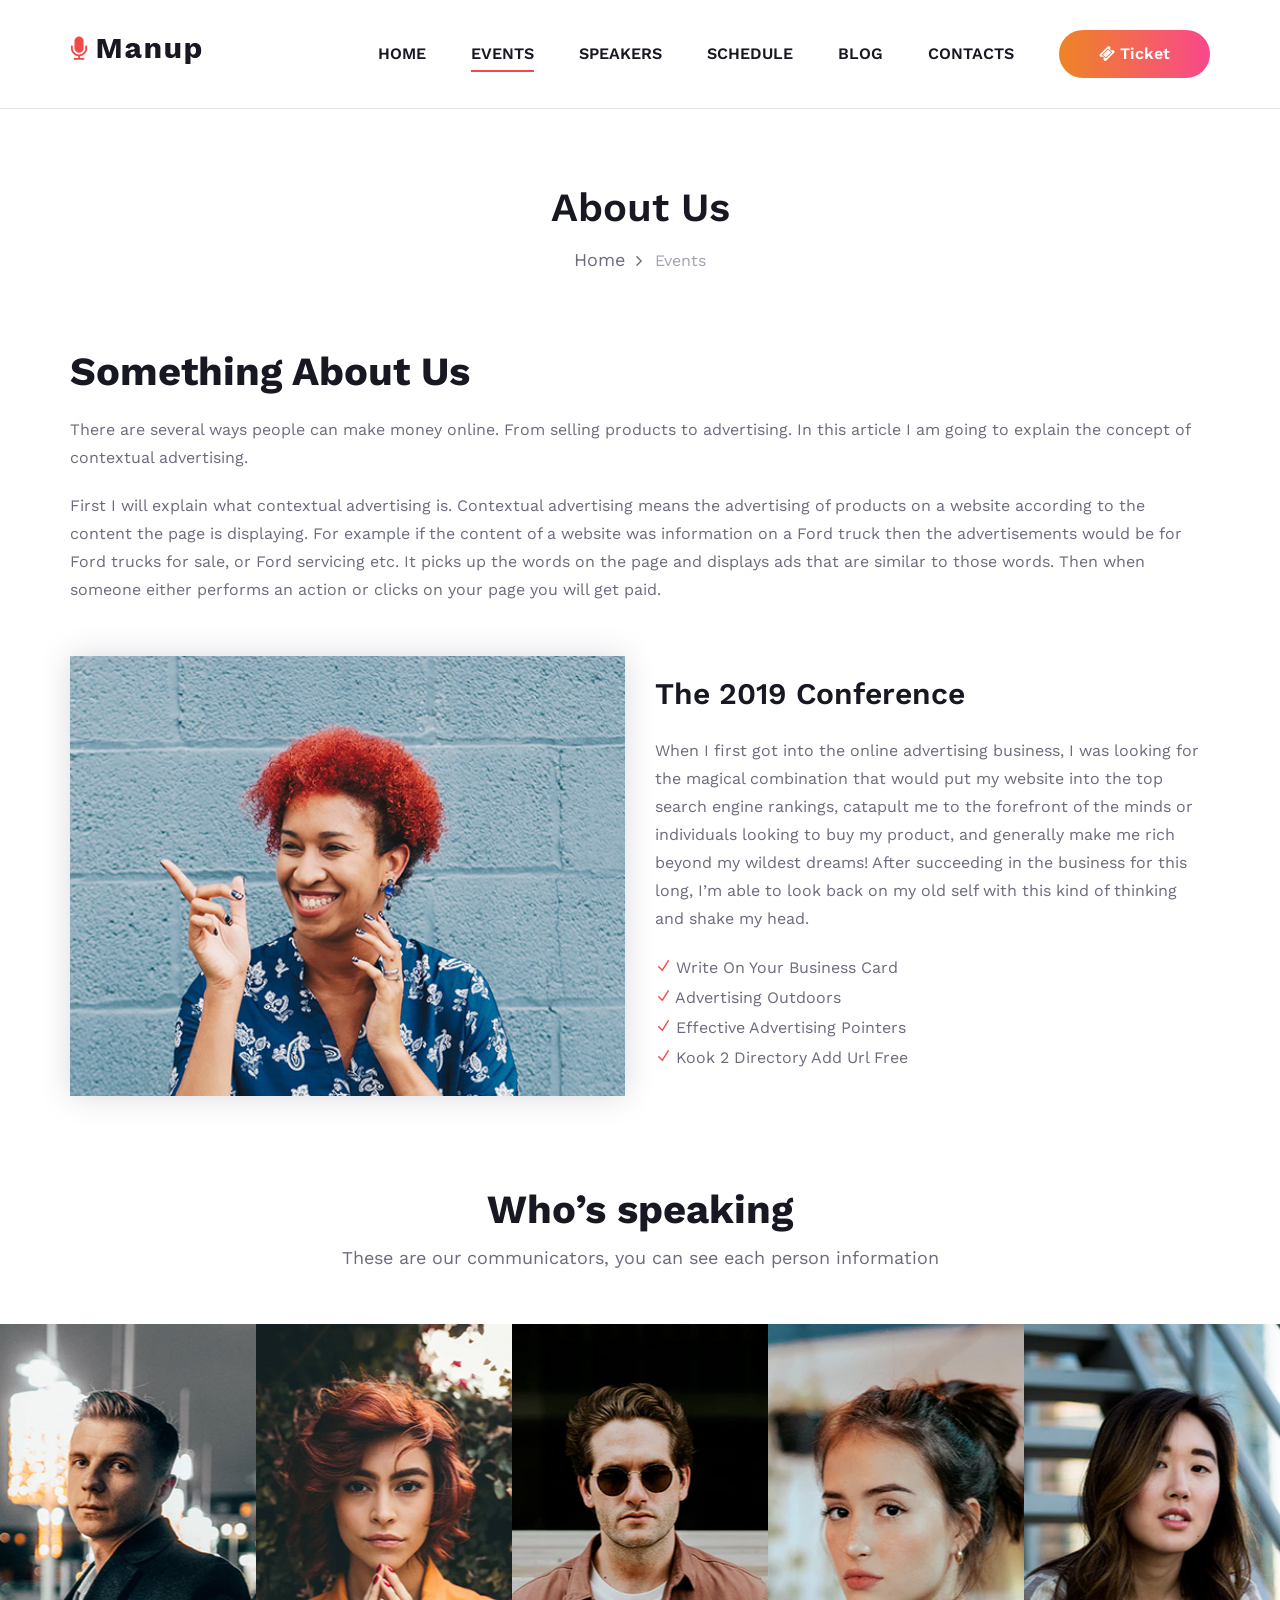
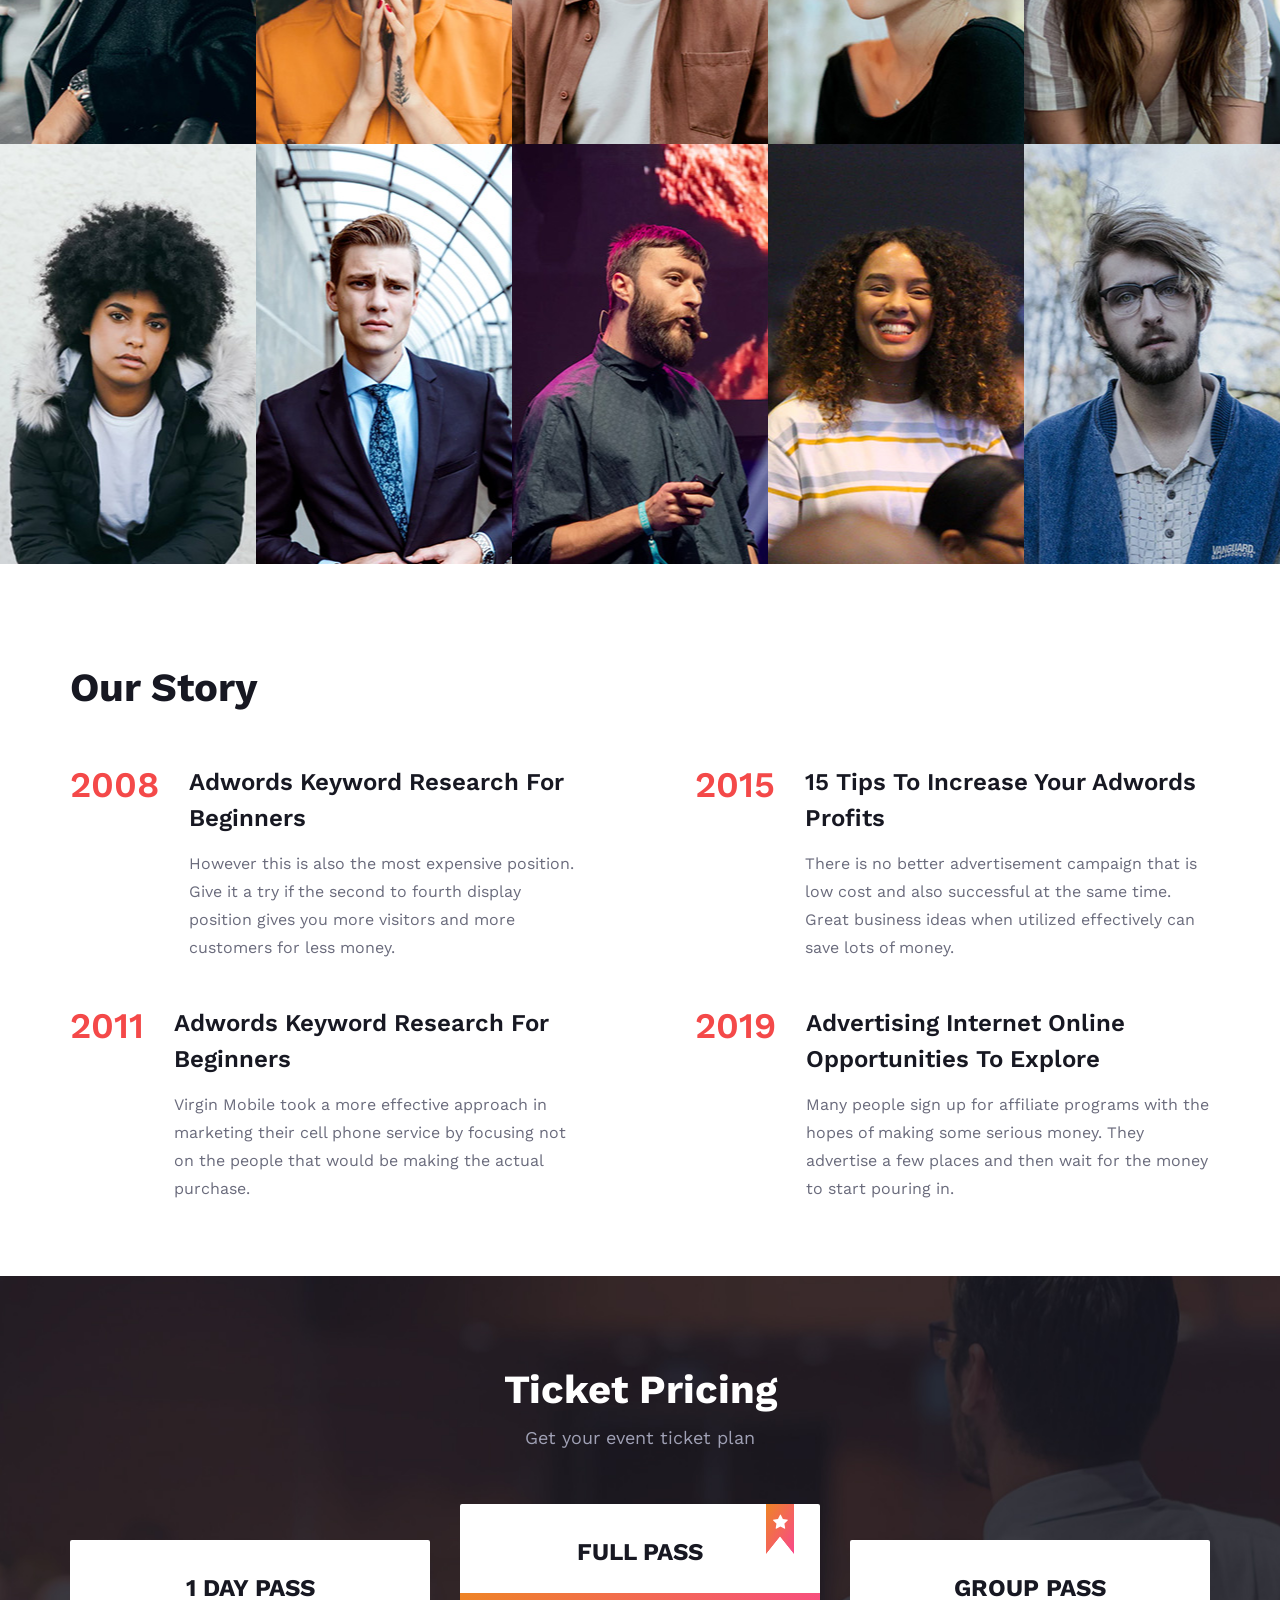
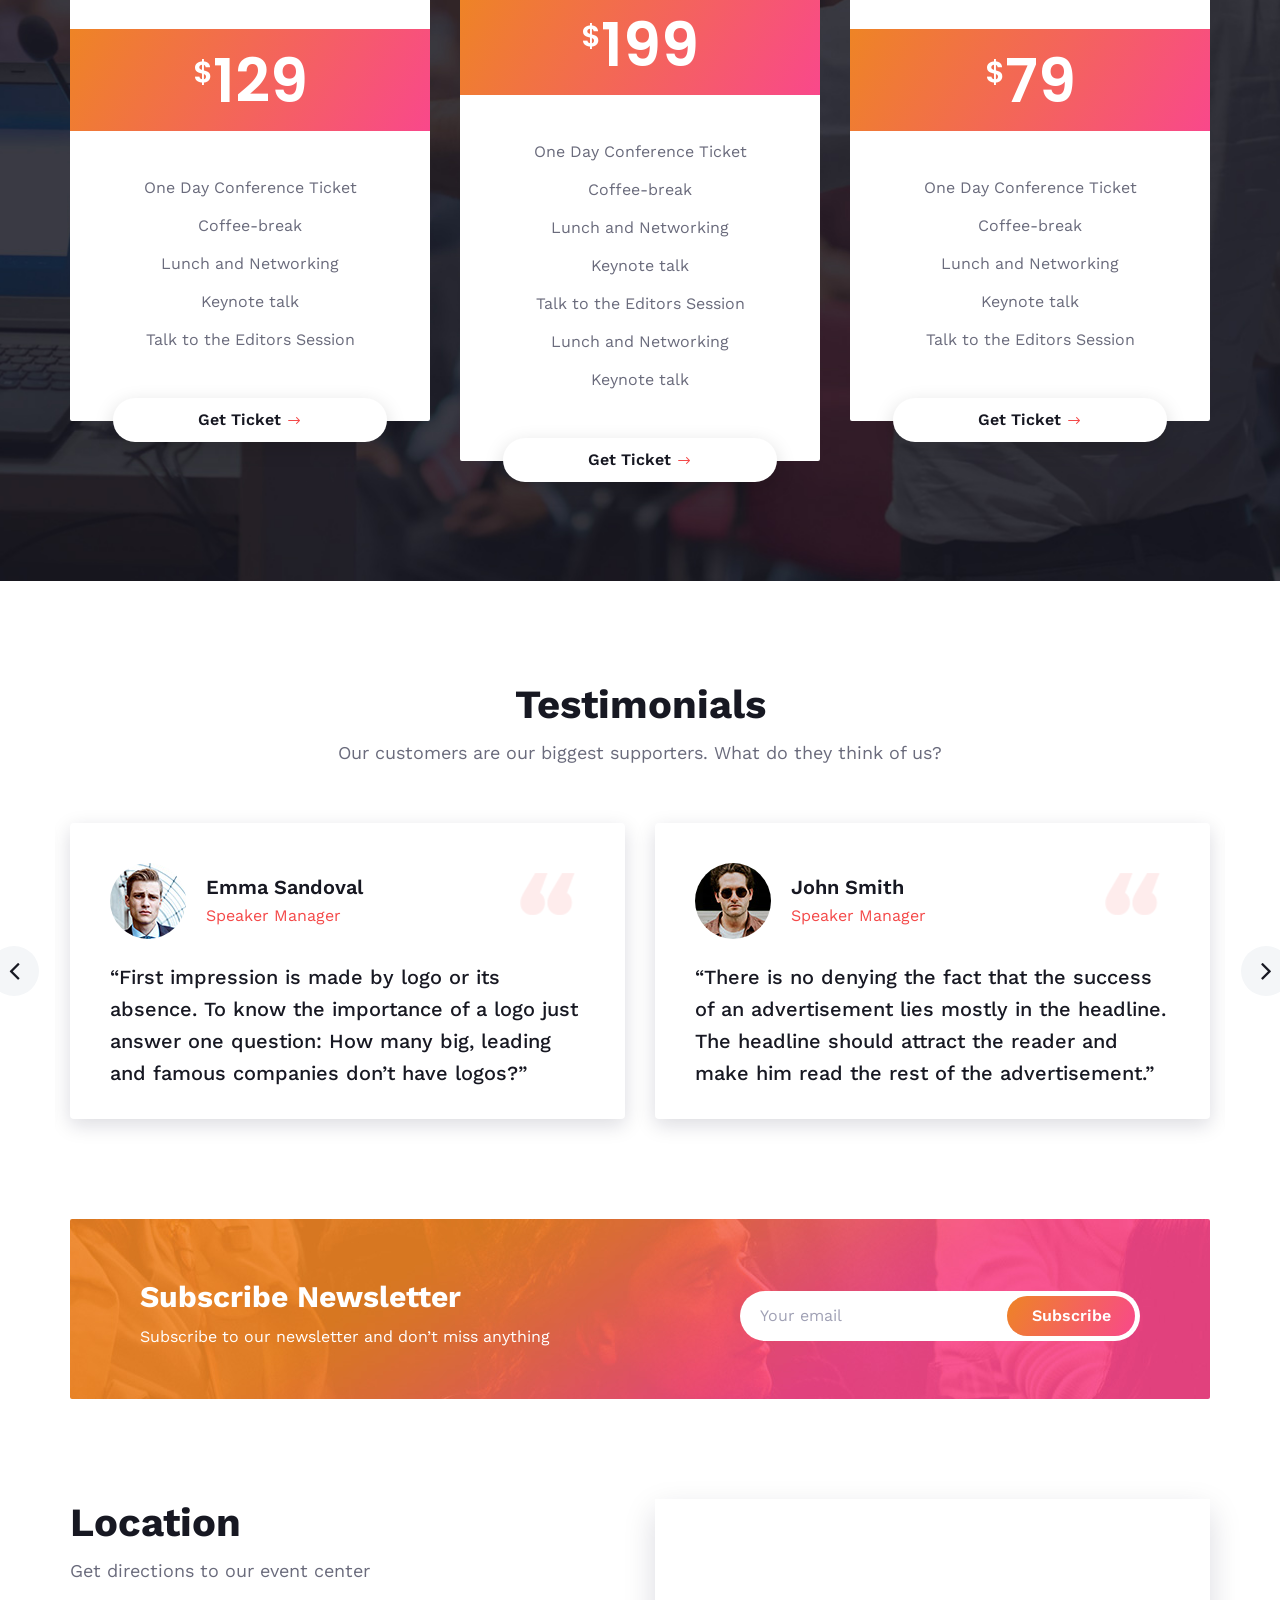
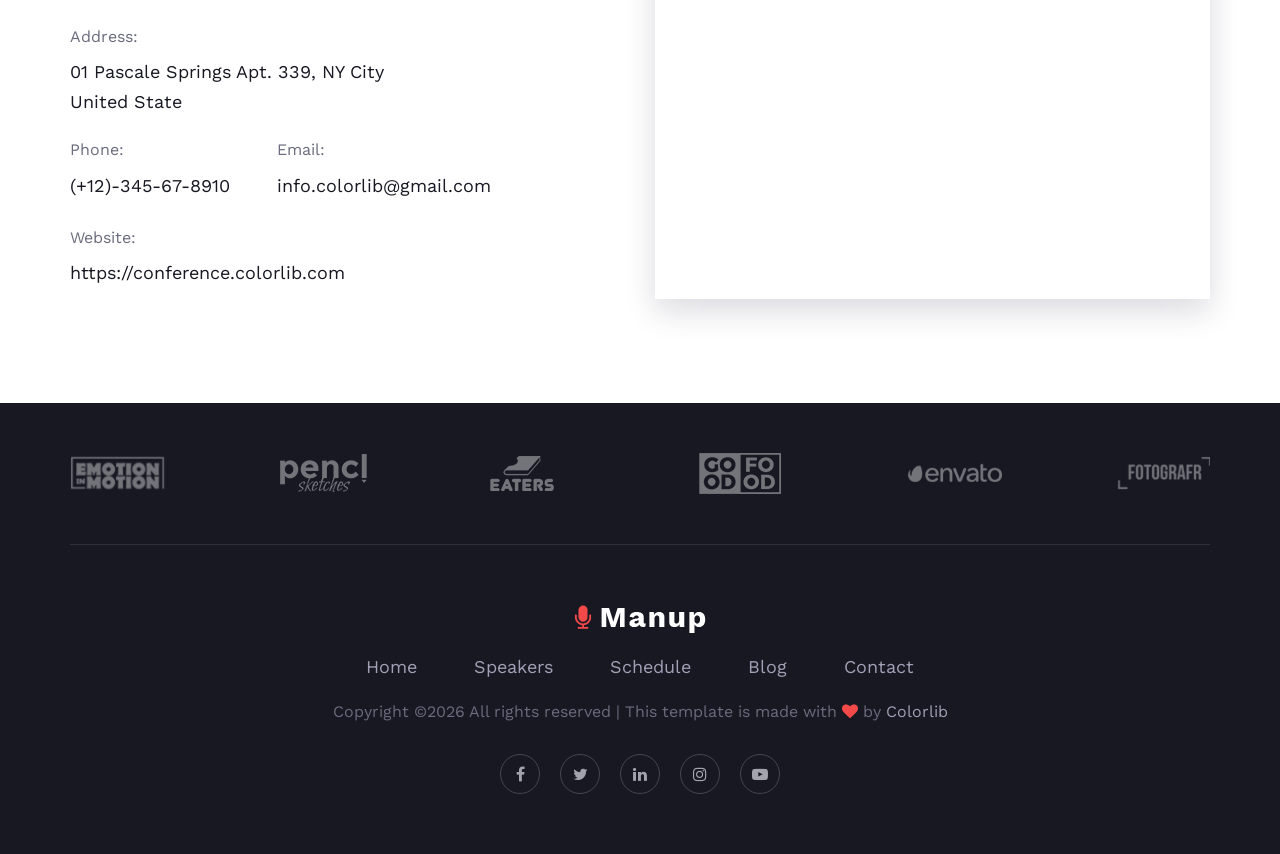
<file: about-us.html>
<!DOCTYPE html>
<html lang="zxx">

<head>
    <meta charset="UTF-8">
    <meta name="description" content="Manup Template">
    <meta name="keywords" content="Manup, unica, creative, html">
    <meta name="viewport" content="width=device-width, initial-scale=1.0">
    <meta http-equiv="X-UA-Compatible" content="ie=edge">
    <title>Manup | Template</title>

    <!-- Google Font -->
    <link href="https://fonts.googleapis.com/css?family=Work+Sans:400,500,600,700,800,900&display=swap" rel="stylesheet">
    <link href="https://fonts.googleapis.com/css?family=Poppins:400,500,600,700&display=swap" rel="stylesheet">


    <!-- Css Styles -->
    <link rel="stylesheet" href="css/bootstrap.min.css" type="text/css">
    <link rel="stylesheet" href="css/font-awesome.min.css" type="text/css">
    <link rel="stylesheet" href="css/elegant-icons.css" type="text/css">
    <link rel="stylesheet" href="css/owl.carousel.min.css" type="text/css">
    <link rel="stylesheet" href="css/magnific-popup.css" type="text/css">
    <link rel="stylesheet" href="css/slicknav.min.css" type="text/css">
    <link rel="stylesheet" href="css/style.css" type="text/css">
</head>

<body>
    <!-- Page Preloder -->
    <div id="preloder">
        <div class="loader"></div>
    </div>

    <!-- Header Section Begin -->
    <header class="header-section header-normal">
        <div class="container">
            <div class="logo">
                <a href="./index.html">
                    <img src="img/logo.png" alt="">
                </a>
            </div>
            <div class="nav-menu">
                <nav class="mainmenu mobile-menu">
                    <ul>
                        <li><a href="./index.html">Home</a></li>
                        <li class="active"><a href="./about-us.html">Events</a></li>
                        <li><a href="./speaker.html">Speakers</a>
                            <ul class="dropdown">
                                <li><a href="#">Jayden</a></li>
                                <li><a href="#">Sara</a></li>
                                <li><a href="#">Emma</a></li>
                                <li><a href="#">Harriet</a></li>
                            </ul>
                        </li>
                        <li><a href="./schedule.html">Schedule</a></li>
                        <li><a href="./blog.html">Blog</a></li>
                        <li><a href="./contact.html">Contacts</a></li>
                    </ul>
                </nav>
                <a href="#" class="primary-btn top-btn"><i class="fa fa-ticket"></i> Ticket</a>
            </div>
            <div id="mobile-menu-wrap"></div>
        </div>
    </header>
    <!-- Header End -->

    <!-- Breadcrumb Section Begin -->
    <section class="breadcrumb-section">
        <div class="container">
            <div class="row">
                <div class="col-lg-12">
                    <div class="breadcrumb-text">
                        <h2>About Us</h2>
                        <div class="bt-option">
                            <a href="#">Home</a>
                            <span>Events</span>
                        </div>
                    </div>
                </div>
            </div>
        </div>
    </section>
    <!-- Breadcrumb Section End -->

    <!-- About Section Begin -->
    <section class="about-section spad">
        <div class="container">
            <div class="row">
                <div class="col-lg-12">
                    <div class="section-title">
                        <h2>Something About Us</h2>
                        <p class="f-para">There are several ways people can make money online. From selling products to advertising. In this article I am going to explain the concept of contextual advertising.</p>
                        <p>First I will explain what contextual advertising is. Contextual advertising means the advertising of products on a website according to the content the page is displaying. For example if the content of a website was information on a Ford truck then the advertisements would be for Ford trucks for sale, or Ford servicing etc. It picks up the words on the page and displays ads that are similar to those words. Then when someone either performs an action or clicks on your page you will get paid.</p>
                    </div>
                </div>
            </div>
            <div class="row">
                <div class="col-lg-6">
                    <div class="about-pic">
                        <img src="img/about-us.jpg" alt="">
                    </div>
                </div>
                <div class="col-lg-6">
                    <div class="about-text">
                        <h3>The 2019 Conference</h3>
                        <p>When I first got into the online advertising business, I was looking for the magical combination that would put my website into the top search engine rankings, catapult me to the forefront of the minds or individuals looking to buy my product, and generally make me rich beyond my wildest dreams! After succeeding in the business for this long, I’m able to look back on my old self with this kind of thinking and shake my head. </p>
                        <ul>
                            <li><span class="icon_check"></span> Write On Your Business Card</li>
                            <li><span class="icon_check"></span> Advertising Outdoors</li>
                            <li><span class="icon_check"></span> Effective Advertising Pointers</li>
                            <li><span class="icon_check"></span> Kook 2 Directory Add Url Free</li>
                        </ul>
                    </div>
                </div>
            </div>
        </div>
    </section>
    <!-- About Section End -->

    <!-- Team Member Section Begin -->
    <section class="team-member-section">
        <div class="container">
            <div class="row">
                <div class="col-lg-12">
                    <div class="section-title">
                        <h2>Who’s speaking</h2>
                        <p>These are our communicators, you can see each person information</p>
                    </div>
                </div>
            </div>
        </div>
        <div class="member-item set-bg" data-setbg="img/team-member/member-1.jpg">
            <div class="mi-social">
                <div class="mi-social-inner bg-gradient">
                    <a href="#"><i class="fa fa-facebook"></i></a>
                    <a href="#"><i class="fa fa-instagram"></i></a>
                    <a href="#"><i class="fa fa-twitter"></i></a>
                    <a href="#"><i class="fa fa-linkedin"></i></a>
                </div>
            </div>
            <div class="mi-text">
                <h5>Emma Sandoval</h5>
                <span>Speaker</span>
            </div>
        </div>
        <div class="member-item set-bg" data-setbg="img/team-member/member-2.jpg">
            <div class="mi-social">
                <div class="mi-social-inner bg-gradient">
                    <a href="#"><i class="fa fa-facebook"></i></a>
                    <a href="#"><i class="fa fa-instagram"></i></a>
                    <a href="#"><i class="fa fa-twitter"></i></a>
                    <a href="#"><i class="fa fa-linkedin"></i></a>
                </div>
            </div>
            <div class="mi-text">
                <h5>Emma Sandoval</h5>
                <span>Speaker</span>
            </div>
        </div>
        <div class="member-item set-bg" data-setbg="img/team-member/member-3.jpg">
            <div class="mi-social">
                <div class="mi-social-inner bg-gradient">
                    <a href="#"><i class="fa fa-facebook"></i></a>
                    <a href="#"><i class="fa fa-instagram"></i></a>
                    <a href="#"><i class="fa fa-twitter"></i></a>
                    <a href="#"><i class="fa fa-linkedin"></i></a>
                </div>
            </div>
            <div class="mi-text">
                <h5>Emma Sandoval</h5>
                <span>Speaker</span>
            </div>
        </div>
        <div class="member-item set-bg" data-setbg="img/team-member/member-4.jpg">
            <div class="mi-social">
                <div class="mi-social-inner bg-gradient">
                    <a href="#"><i class="fa fa-facebook"></i></a>
                    <a href="#"><i class="fa fa-instagram"></i></a>
                    <a href="#"><i class="fa fa-twitter"></i></a>
                    <a href="#"><i class="fa fa-linkedin"></i></a>
                </div>
            </div>
            <div class="mi-text">
                <h5>Emma Sandoval</h5>
                <span>Speaker</span>
            </div>
        </div>
        <div class="member-item set-bg" data-setbg="img/team-member/member-5.jpg">
            <div class="mi-social">
                <div class="mi-social-inner bg-gradient">
                    <a href="#"><i class="fa fa-facebook"></i></a>
                    <a href="#"><i class="fa fa-instagram"></i></a>
                    <a href="#"><i class="fa fa-twitter"></i></a>
                    <a href="#"><i class="fa fa-linkedin"></i></a>
                </div>
            </div>
            <div class="mi-text">
                <h5>Emma Sandoval</h5>
                <span>Speaker</span>
            </div>
        </div>
        <div class="member-item set-bg" data-setbg="img/team-member/member-6.jpg">
            <div class="mi-social">
                <div class="mi-social-inner bg-gradient">
                    <a href="#"><i class="fa fa-facebook"></i></a>
                    <a href="#"><i class="fa fa-instagram"></i></a>
                    <a href="#"><i class="fa fa-twitter"></i></a>
                    <a href="#"><i class="fa fa-linkedin"></i></a>
                </div>
            </div>
            <div class="mi-text">
                <h5>Emma Sandoval</h5>
                <span>Speaker</span>
            </div>
        </div>
        <div class="member-item set-bg" data-setbg="img/team-member/member-7.jpg">
            <div class="mi-social">
                <div class="mi-social-inner bg-gradient">
                    <a href="#"><i class="fa fa-facebook"></i></a>
                    <a href="#"><i class="fa fa-instagram"></i></a>
                    <a href="#"><i class="fa fa-twitter"></i></a>
                    <a href="#"><i class="fa fa-linkedin"></i></a>
                </div>
            </div>
            <div class="mi-text">
                <h5>Emma Sandoval</h5>
                <span>Speaker</span>
            </div>
        </div>
        <div class="member-item set-bg" data-setbg="img/team-member/member-8.jpg">
            <div class="mi-social">
                <div class="mi-social-inner bg-gradient">
                    <a href="#"><i class="fa fa-facebook"></i></a>
                    <a href="#"><i class="fa fa-instagram"></i></a>
                    <a href="#"><i class="fa fa-twitter"></i></a>
                    <a href="#"><i class="fa fa-linkedin"></i></a>
                </div>
            </div>
            <div class="mi-text">
                <h5>Emma Sandoval</h5>
                <span>Speaker</span>
            </div>
        </div>
        <div class="member-item set-bg" data-setbg="img/team-member/member-9.jpg">
            <div class="mi-social">
                <div class="mi-social-inner bg-gradient">
                    <a href="#"><i class="fa fa-facebook"></i></a>
                    <a href="#"><i class="fa fa-instagram"></i></a>
                    <a href="#"><i class="fa fa-twitter"></i></a>
                    <a href="#"><i class="fa fa-linkedin"></i></a>
                </div>
            </div>
            <div class="mi-text">
                <h5>Emma Sandoval</h5>
                <span>Speaker</span>
            </div>
        </div>
        <div class="member-item set-bg" data-setbg="img/team-member/member-10.jpg">
            <div class="mi-social">
                <div class="mi-social-inner bg-gradient">
                    <a href="#"><i class="fa fa-facebook"></i></a>
                    <a href="#"><i class="fa fa-instagram"></i></a>
                    <a href="#"><i class="fa fa-twitter"></i></a>
                    <a href="#"><i class="fa fa-linkedin"></i></a>
                </div>
            </div>
            <div class="mi-text">
                <h5>Emma Sandoval</h5>
                <span>Speaker</span>
            </div>
        </div>
    </section>
    <!-- Team Member Section End -->

    <!-- Story Section Begin -->
    <section class="story-section spad">
        <div class="container">
            <div class="row">
                <div class="col-lg-12">
                    <div class="section-title">
                        <h2>Our Story</h2>
                    </div>
                </div>
            </div>
            <div class="row">
                <div class="col-lg-6">
                    <div class="story-left">
                        <div class="story-item">
                            <h2>2008</h2>
                            <div class="si-text">
                                <h4>Adwords Keyword Research For Beginners</h4>
                                <p>However this is also the most expensive position. Give it a try if the second to fourth display position gives you more visitors and more customers for less money.</p>
                            </div>
                        </div>
                        <div class="story-item">
                            <h2>2011</h2>
                            <div class="si-text">
                                <h4>Adwords Keyword Research For Beginners</h4>
                                <p>Virgin Mobile took a more effective approach in marketing their cell phone service by focusing not on the people that would be making the actual purchase.</p>
                            </div>
                        </div>
                    </div>
                </div>
                <div class="col-lg-6">
                    <div class="story-right">
                        <div class="story-item">
                            <h2>2015</h2>
                            <div class="si-text">
                                <h4>15 Tips To Increase Your Adwords Profits</h4>
                                <p>There is no better advertisement campaign that is low cost and also successful at the same time. Great business ideas when utilized effectively can save lots of money.</p>
                            </div>
                        </div>
                        <div class="story-item">
                            <h2>2019</h2>
                            <div class="si-text">
                                <h4>Advertising Internet Online Opportunities To Explore</h4>
                                <p>Many people sign up for affiliate programs with the hopes of making some serious money. They advertise a few places and then wait for the money to start pouring in.</p>
                            </div>
                        </div>
                    </div>
                </div>
            </div>
        </div>
    </section>
    <!-- Story Section End -->

    <!-- Pricing Section Begin -->
    <section class="pricing-section set-bg spad" data-setbg="img/pricing-bg.jpg">
        <div class="container">
            <div class="row">
                <div class="col-lg-12">
                    <div class="section-title">
                        <h2>Ticket Pricing</h2>
                        <p>Get your event ticket plan</p>
                    </div>
                </div>
            </div>
            <div class="row">
                <div class="col-lg-4">
                    <div class="price-item">
                        <h4>1 Day Pass</h4>
                        <div class="pi-price">
                            <h2><span>$</span>129</h2>
                        </div>
                        <ul>
                            <li>One Day Conference Ticket</li>
                            <li>Coffee-break</li>
                            <li>Lunch and Networking</li>
                            <li>Keynote talk</li>
                            <li>Talk to the Editors Session</li>
                        </ul>
                        <a href="#" class="price-btn">Get Ticket <span class="arrow_right"></span></a>
                    </div>
                </div>
                <div class="col-lg-4">
                    <div class="price-item top-rated">
                        <div class="tr-tag">
                            <i class="fa fa-star"></i>
                        </div>
                        <h4>Full Pass</h4>
                        <div class="pi-price">
                            <h2><span>$</span>199</h2>
                        </div>
                        <ul>
                            <li>One Day Conference Ticket</li>
                            <li>Coffee-break</li>
                            <li>Lunch and Networking</li>
                            <li>Keynote talk</li>
                            <li>Talk to the Editors Session</li>
                            <li>Lunch and Networking</li>
                            <li>Keynote talk</li>
                        </ul>
                        <a href="#" class="price-btn">Get Ticket <span class="arrow_right"></span></a>
                    </div>
                </div>
                <div class="col-lg-4">
                    <div class="price-item">
                        <h4>Group Pass</h4>
                        <div class="pi-price">
                            <h2><span>$</span>79</h2>
                        </div>
                        <ul>
                            <li>One Day Conference Ticket</li>
                            <li>Coffee-break</li>
                            <li>Lunch and Networking</li>
                            <li>Keynote talk</li>
                            <li>Talk to the Editors Session</li>
                        </ul>
                        <a href="#" class="price-btn">Get Ticket <span class="arrow_right"></span></a>
                    </div>
                </div>
            </div>
        </div>
    </section>
    <!-- Pricing Section End -->

    <!-- Testimonial Section Begin -->
    <section class="testimonial-section spad">
        <div class="container">
            <div class="row">
                <div class="col-lg-12">
                    <div class="section-title">
                        <h2>Testimonials</h2>
                        <p>Our customers are our biggest supporters. What do they think of us?</p>
                    </div>
                </div>
            </div>
            <div class="row">
                <div class="col-lg-12">
                    <div class="row">
                        <div class="testimonial-slider owl-carousel">
                            <div class="col-lg-6">
                                <div class="testimonial-item">
                                    <div class="ti-author">
                                        <div class="quote-pic">
                                            <img src="img/quote.png" alt="">
                                        </div>
                                        <div class="ta-pic">
                                            <img src="img/testimonial/testimonial-1.jpg" alt="">
                                        </div>
                                        <div class="ta-text">
                                            <h5>Emma Sandoval</h5>
                                            <span>Speaker Manager</span>
                                        </div>
                                    </div>
                                    <p>“First impression is made by logo or its absence. To know the importance of a logo just answer one question: How many big, leading and famous companies don’t have logos?”</p>
                                </div>
                            </div>
                            <div class="col-lg-6">
                                <div class="testimonial-item">
                                    <div class="ti-author">
                                        <div class="quote-pic">
                                            <img src="img/quote.png" alt="">
                                        </div>
                                        <div class="ta-pic">
                                            <img src="img/testimonial/testimonial-2.jpg" alt="">
                                        </div>
                                        <div class="ta-text">
                                            <h5>John Smith</h5>
                                            <span>Speaker Manager</span>
                                        </div>
                                    </div>
                                    <p>“There is no denying the fact that the success of an advertisement lies mostly in the headline. The headline should attract the reader and make him read the rest of the advertisement.”</p>
                                </div>
                            </div>
                            <div class="col-lg-6">
                                <div class="testimonial-item">
                                    <div class="ti-author">
                                        <div class="quote-pic">
                                            <img src="img/quote.png" alt="">
                                        </div>
                                        <div class="ta-pic">
                                            <img src="img/testimonial/testimonial-2.jpg" alt="">
                                        </div>
                                        <div class="ta-text">
                                            <h5>John Smith</h5>
                                            <span>Speaker Manager</span>
                                        </div>
                                    </div>
                                    <p>“There is no denying the fact that the success of an advertisement lies mostly in the headline. The headline should attract the reader and make him read the rest of the advertisement.”</p>
                                </div>
                            </div>
                        </div>
                    </div>
                </div>
            </div>
        </div>
    </section>
    <!-- Testimonial Section End -->

    <!-- Newslatter Section Begin -->
    <section class="newslatter-section about-newslatter">
        <div class="container">
            <div class="newslatter-inner set-bg" data-setbg="img/newslatter-bg.jpg">
                <div class="ni-text">
                    <h3>Subscribe Newsletter</h3>
                    <p>Subscribe to our newsletter and don’t miss anything</p>
                </div>
                <form action="#" class="ni-form">
                    <input type="text" placeholder="Your email">
                    <button type="submit">Subscribe</button>
                </form>
            </div>
        </div>
    </section>
    <!-- Newslatter Section End -->

    <!-- Contact Section Begin -->
    <section class="contact-section spad">
        <div class="container">
            <div class="row">
                <div class="col-lg-6">
                    <div class="section-title">
                        <h2>Location</h2>
                        <p>Get directions to our event center</p>
                    </div>
                    <div class="cs-text">
                        <div class="ct-address">
                            <span>Address:</span>
                            <p>01 Pascale Springs Apt. 339, NY City <br/>United State</p>
                        </div>
                        <ul>
                            <li>
                                <span>Phone:</span>
                                (+12)-345-67-8910
                            </li>
                            <li>
                                <span>Email:</span>
                                info.colorlib@gmail.com
                            </li>
                        </ul>
                        <div class="ct-links">
                            <span>Website:</span>
                            <p>https://conference.colorlib.com</p>
                        </div>
                    </div>
                </div>
                <div class="col-lg-6">
                    <div class="cs-map">
                        <iframe src="https://www.google.com/maps/embed?pb=!1m18!1m12!1m3!1d52901.38789495531!2d-118.19465514866786!3d34.03523211493029!2m3!1f0!2f0!3f0!3m2!1i1024!2i768!4f13.1!3m3!1m2!1s0x80c2cf71ad83ff9f%3A0x518b28657f4543b7!2sEast%20Los%20Angeles%2C%20CA%2C%20USA!5e0!3m2!1sen!2sbd!4v1579763856144!5m2!1sen!2sbd" height="400" style="border:0;" allowfullscreen=""></iframe>
                    </div>
                </div>
            </div>
        </div>
    </section>
    <!-- Contact Section End -->

    <!-- Footer Section Begin -->
    <footer class="footer-section">
        <div class="container">
            <div class="partner-logo owl-carousel">
                <a href="#" class="pl-table">
                    <div class="pl-tablecell">
                        <img src="img/partner-logo/logo-1.png" alt="">
                    </div>
                </a>
                <a href="#" class="pl-table">
                    <div class="pl-tablecell">
                        <img src="img/partner-logo/logo-2.png" alt="">
                    </div>
                </a>
                <a href="#" class="pl-table">
                    <div class="pl-tablecell">
                        <img src="img/partner-logo/logo-3.png" alt="">
                    </div>
                </a>
                <a href="#" class="pl-table">
                    <div class="pl-tablecell">
                        <img src="img/partner-logo/logo-4.png" alt="">
                    </div>
                </a>
                <a href="#" class="pl-table">
                    <div class="pl-tablecell">
                        <img src="img/partner-logo/logo-5.png" alt="">
                    </div>
                </a>
                <a href="#" class="pl-table">
                    <div class="pl-tablecell">
                        <img src="img/partner-logo/logo-6.png" alt="">
                    </div>
                </a>
            </div>
            <div class="row">
                <div class="col-lg-12">
                    <div class="footer-text">
                        <div class="ft-logo">
                            <a href="#" class="footer-logo"><img src="img/footer-logo.png" alt=""></a>
                        </div>
                        <ul>
                            <li><a href="#">Home</a></li>
                            <li><a href="#">Speakers</a></li>
                            <li><a href="#">Schedule</a></li>
                            <li><a href="#">Blog</a></li>
                            <li><a href="#">Contact</a></li>
                        </ul>
                        <div class="copyright-text"><p><!-- Link back to Colorlib can't be removed. Template is licensed under CC BY 3.0. -->
  Copyright &copy;<script>document.write(new Date().getFullYear());</script> All rights reserved | This template is made with <i class="fa fa-heart" aria-hidden="true"></i> by <a href="https://colorlib.com" target="_blank">Colorlib</a>
  <!-- Link back to Colorlib can't be removed. Template is licensed under CC BY 3.0. --></p></div>
                        <div class="ft-social">
                            <a href="#"><i class="fa fa-facebook"></i></a>
                            <a href="#"><i class="fa fa-twitter"></i></a>
                            <a href="#"><i class="fa fa-linkedin"></i></a>
                            <a href="#"><i class="fa fa-instagram"></i></a>
                            <a href="#"><i class="fa fa-youtube-play"></i></a>
                        </div>
                    </div>
                </div>
            </div>
        </div>
    </footer>
    <!-- Footer Section End -->

    <!-- Js Plugins -->
    <script src="js/jquery-3.3.1.min.js"></script>
    <script src="js/bootstrap.min.js"></script>
    <script src="js/jquery.magnific-popup.min.js"></script>
    <script src="js/jquery.countdown.min.js"></script>
    <script src="js/jquery.slicknav.js"></script>
    <script src="js/owl.carousel.min.js"></script>
    <script src="js/main.js"></script>
</body>

</html>
</file>
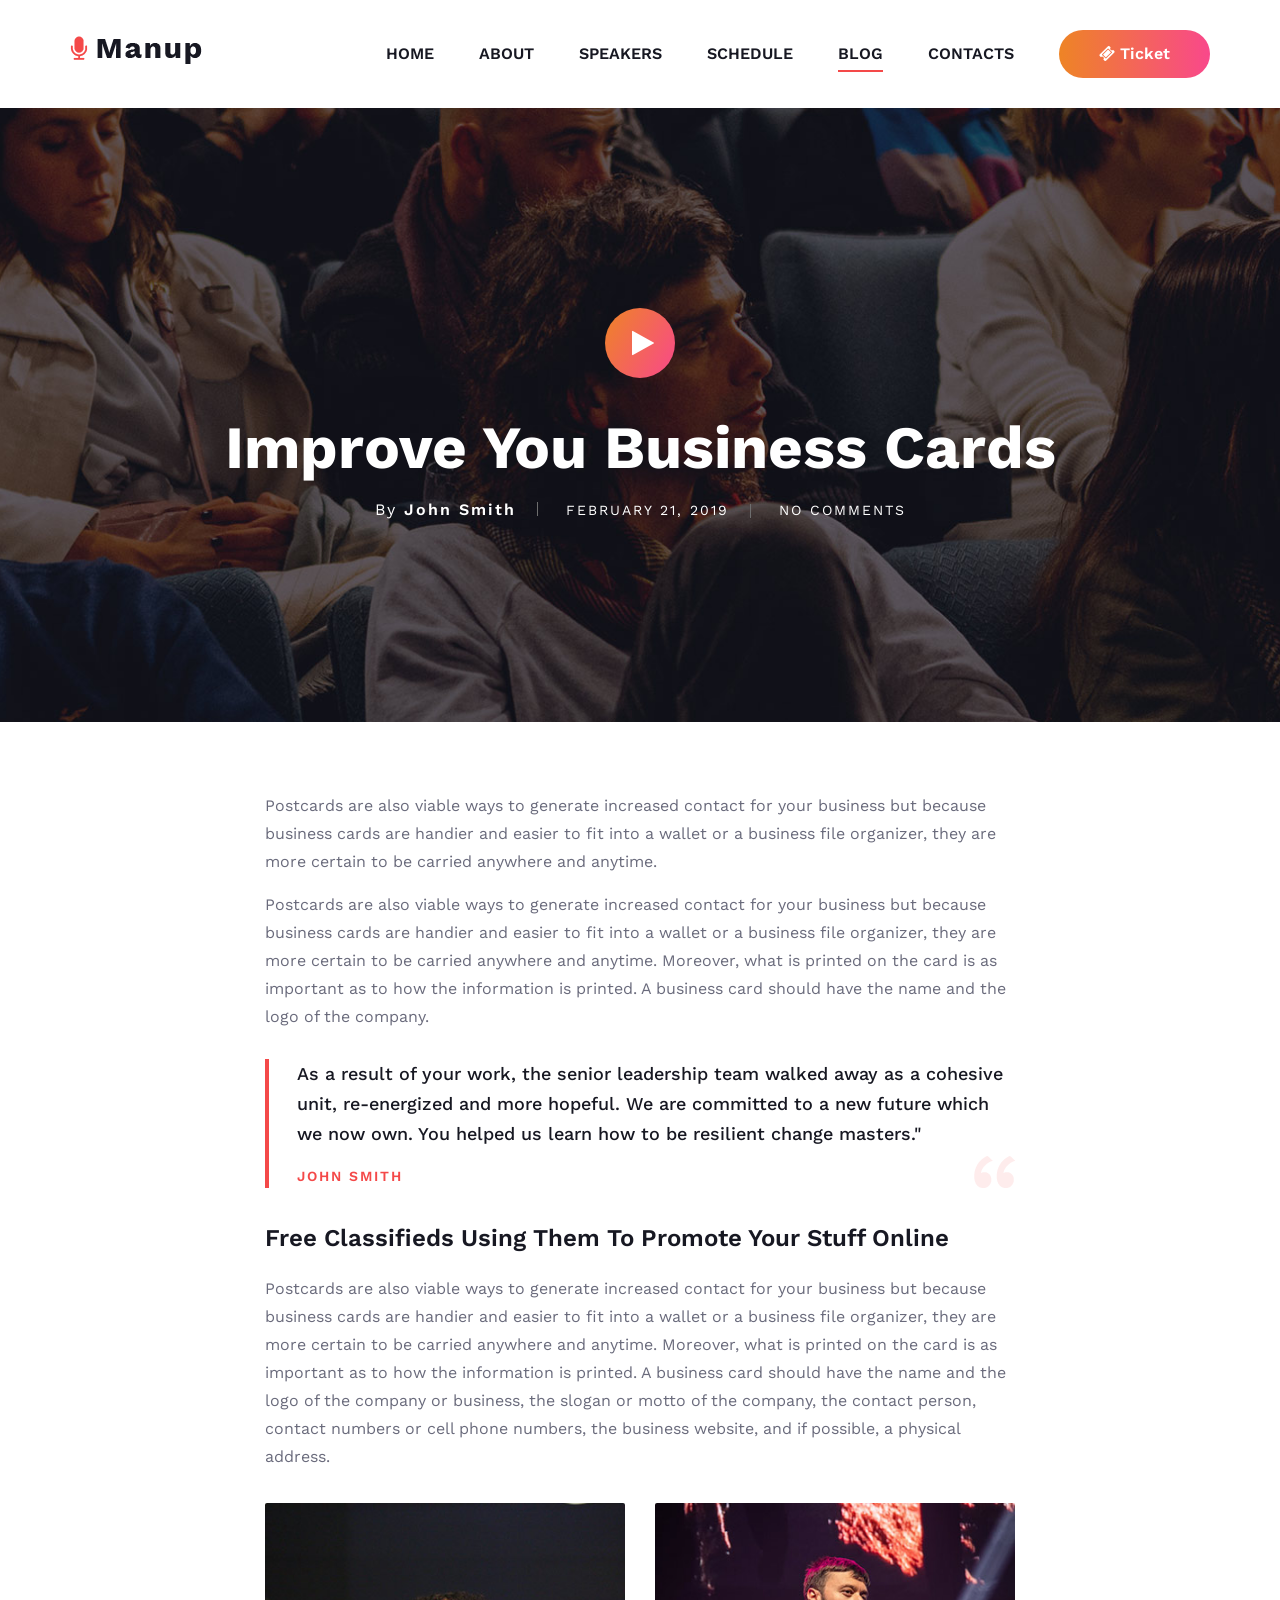
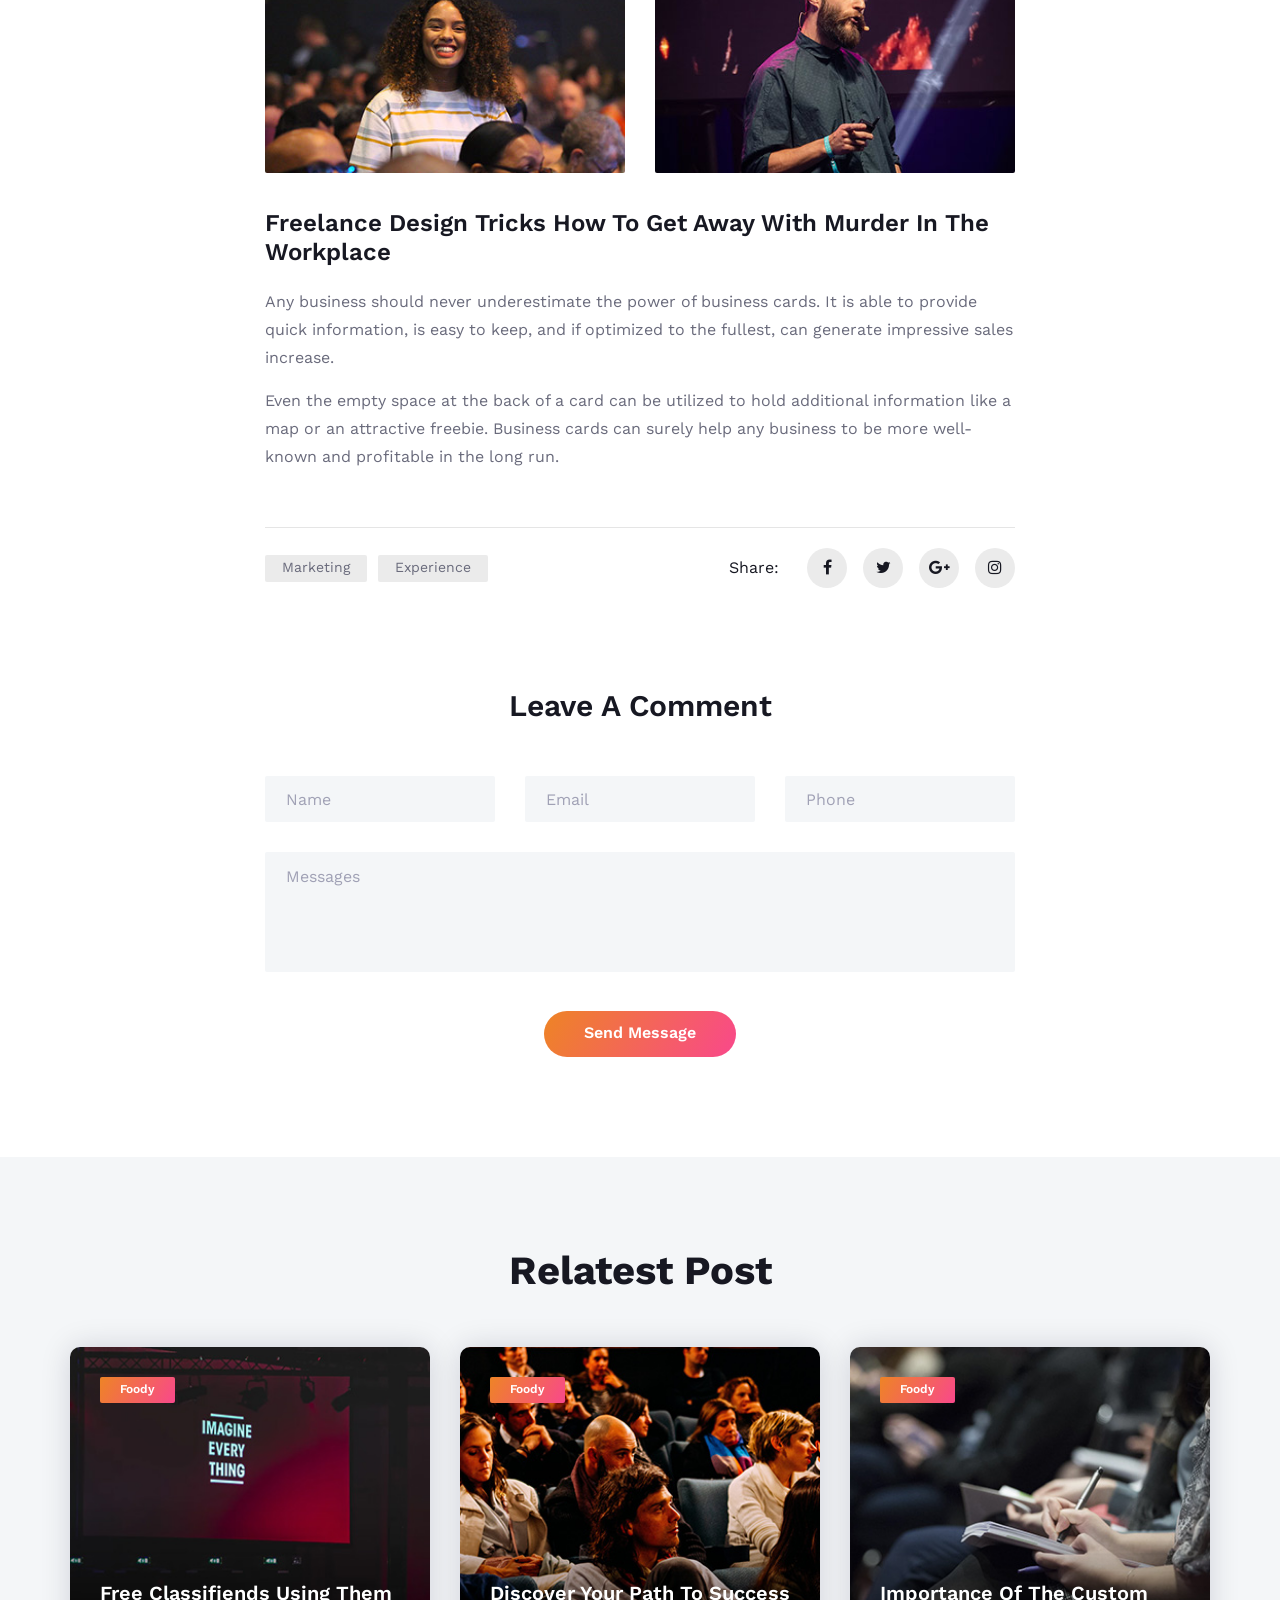
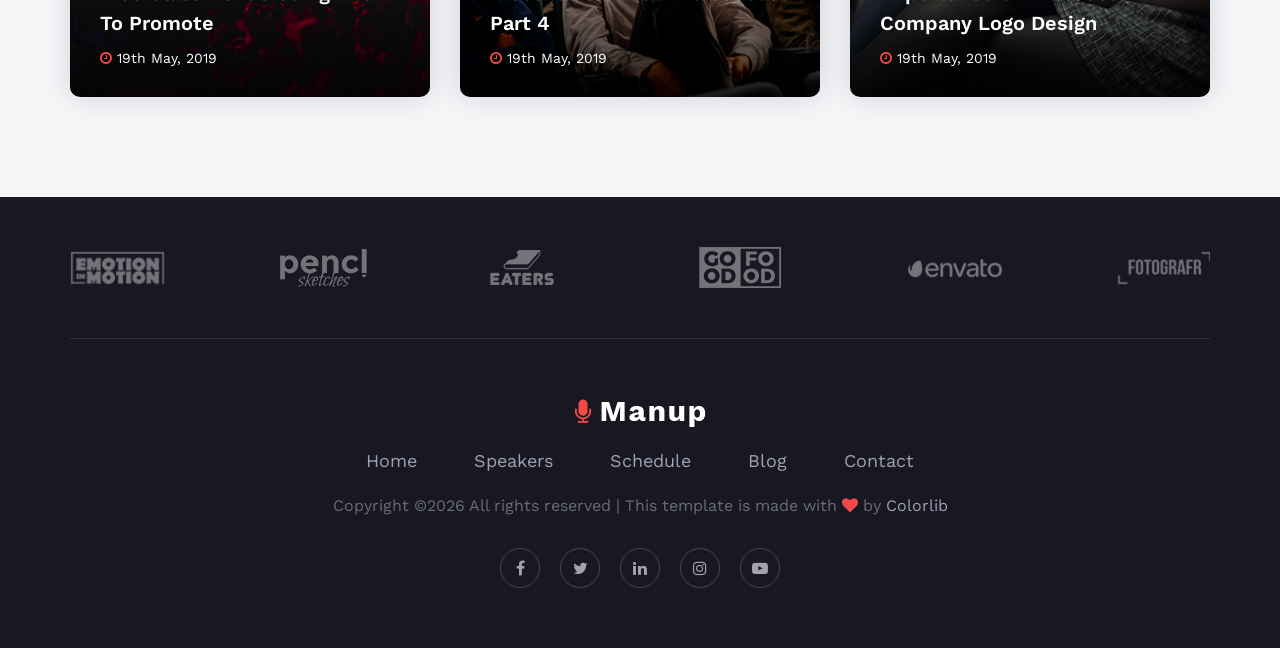
<file: blog-details.html>
<!DOCTYPE html>
<html lang="zxx">

<head>
    <meta charset="UTF-8">
    <meta name="description" content="Manup Template">
    <meta name="keywords" content="Manup, unica, creative, html">
    <meta name="viewport" content="width=device-width, initial-scale=1.0">
    <meta http-equiv="X-UA-Compatible" content="ie=edge">
    <title>Manup | Template</title>

    <!-- Google Font -->
    <link href="https://fonts.googleapis.com/css?family=Work+Sans:400,500,600,700,800,900&display=swap"
        rel="stylesheet">
    <link href="https://fonts.googleapis.com/css?family=Poppins:400,500,600,700&display=swap" rel="stylesheet">


    <!-- Css Styles -->
    <link rel="stylesheet" href="css/bootstrap.min.css" type="text/css">
    <link rel="stylesheet" href="css/font-awesome.min.css" type="text/css">
    <link rel="stylesheet" href="css/elegant-icons.css" type="text/css">
    <link rel="stylesheet" href="css/owl.carousel.min.css" type="text/css">
    <link rel="stylesheet" href="css/magnific-popup.css" type="text/css">
    <link rel="stylesheet" href="css/slicknav.min.css" type="text/css">
    <link rel="stylesheet" href="css/style.css" type="text/css">
</head>

<body>
    <!-- Page Preloder -->
    <div id="preloder">
        <div class="loader"></div>
    </div>

    <!-- Header Section Begin -->
    <header class="header-section">
        <div class="container">
            <div class="logo">
                <a href="./index.html">
                    <img src="img/logo.png" alt="">
                </a>
            </div>
            <div class="nav-menu">
                <nav class="mainmenu mobile-menu">
                    <ul>
                        <li><a href="./index.html">Home</a></li>
                        <li><a href="./about-us.html">About</a></li>
                        <li><a href="./speaker.html">Speakers</a>
                            <ul class="dropdown">
                                <li><a href="#">Jayden</a></li>
                                <li><a href="#">Sara</a></li>
                                <li><a href="#">Emma</a></li>
                                <li><a href="#">Harriet</a></li>
                            </ul>
                        </li>
                        <li><a href="./schedule.html">Schedule</a></li>
                        <li class="active"><a href="./blog.html">Blog</a></li>
                        <li><a href="./contact.html">Contacts</a></li>
                    </ul>
                </nav>
                <a href="#" class="primary-btn top-btn"><i class="fa fa-ticket"></i> Ticket</a>
            </div>
            <div id="mobile-menu-wrap"></div>
        </div>
    </header>
    <!-- Header End -->

    <!-- Blog Details Hero Section Begin -->
    <section class="blog-hero-section set-bg" data-setbg="img/blog/blog-details/blog-details-hero.jpg">
        <div class="container">
            <div class="row">
                <div class="col-lg-12">
                    <div class="bh-text">
                        <a href="https://www.youtube.com/watch?v=EzKkl64rRbM" class="play-btn video-popup"><i
                                class="fa fa-play"></i></a>
                        <h2>Improve You Business Cards</h2>
                        <ul>
                            <li><span>By <strong>John Smith</strong></span></li>
                            <li>February 21, 2019</li>
                            <li>No Comments</li>
                        </ul>
                    </div>
                </div>
            </div>
        </div>
    </section>
    <!-- Blog Details Hero Section End -->

    <!-- Blog Details Section Begin -->
    <section class="blog-details-section">
        <div class="container">
            <div class="row">
                <div class="col-lg-8 m-auto">
                    <div class="bd-text">
                        <div class="bd-title">
                            <p>Postcards are also viable ways to generate increased contact for your business but
                                because business cards are handier and easier to fit into a wallet or a business file
                                organizer, they are more certain to be carried anywhere and anytime.</p>
                            <p>Postcards are also viable ways to generate increased contact for your business but
                                because business cards are handier and easier to fit into a wallet or a business file
                                organizer, they are more certain to be carried anywhere and anytime. Moreover, what is
                                printed on the card is as important as to how the information is printed. A business
                                card should have the name and the logo of the company.</p>
                        </div>
                        <div class="bd-quote">
                            <p>As a result of your work, the senior leadership team walked away as a cohesive unit,
                                re-energized and more hopeful. We are committed to a new future which we now own. You
                                helped us learn how to be resilient change masters."</p>
                            <span>John Smith</span>
                            <img src="img/quote-left.png" alt="">
                        </div>
                        <div class="bd-more-text">
                            <h4>Free Classifieds Using Them To Promote Your Stuff Online</h4>
                            <p>Postcards are also viable ways to generate increased contact for your business but
                                because business cards are handier and easier to fit into a wallet or a business file
                                organizer, they are more certain to be carried anywhere and anytime. Moreover, what is
                                printed on the card is as important as to how the information is printed. A business
                                card should have the name and the logo of the company or business, the slogan or motto
                                of the company, the contact person, contact numbers or cell phone numbers, the business
                                website, and if possible, a physical address.</p>
                        </div>
                        <div class="bd-more-pic">
                            <div class="row">
                                <div class="col-md-6">
                                    <img src="img/blog/blog-details/blog-more-1.jpg" alt="">
                                </div>
                                <div class="col-md-6">
                                    <img src="img/blog/blog-details/blog-more-2.jpg" alt="">
                                </div>
                            </div>
                        </div>
                        <div class="bd-more-text second-text">
                            <h4>Freelance Design Tricks How To Get Away With Murder In The Workplace</h4>
                            <p>Any business should never underestimate the power of business cards. It is able to
                                provide quick information, is easy to keep, and if optimized to the fullest, can
                                generate impressive sales increase.</p>
                            <p>Even the empty space at the back of a card can be utilized to hold additional information
                                like a map or an attractive freebie. Business cards can surely help any business to be
                                more well-known and profitable in the long run.</p>
                        </div>
                        <div class="bd-tag-share">
                            <div class="tag">
                                <a href="#">Marketing</a>
                                <a href="#">Experience</a>
                            </div>
                            <div class="s-share">
                                <span>Share:</span>
                                <a href="#"><i class="fa fa-facebook"></i></a>
                                <a href="#"><i class="fa fa-twitter"></i></a>
                                <a href="#"><i class="fa fa-google-plus"></i></a>
                                <a href="#"><i class="fa fa-instagram"></i></a>
                            </div>
                        </div>
                    </div>
                </div>
            </div>
        </div>
    </section>
    <!-- Blog Details Section End -->

    <!-- Comment Form Section Begin -->
    <div class="comment-section spad">
        <div class="container">
            <div class="row">
                <div class="col-lg-12">
                    <div class="section-title">
                        <h3>Leave A Comment</h3>
                    </div>
                </div>
            </div>
            <div class="row">
                <div class="col-lg-8 m-auto">
                    <form action="#" class="comment-form">
                        <div class="row">
                            <div class="col-lg-4">
                                <input type="text" placeholder="Name">
                            </div>
                            <div class="col-lg-4">
                                <input type="text" placeholder="Email">
                            </div>
                            <div class="col-lg-4">
                                <input type="text" placeholder="Phone">
                            </div>
                            <div class="col-lg-12 text-center">
                                <textarea placeholder="Messages"></textarea>
                                <button type="submit" class="site-btn">Send Message</button>
                            </div>
                        </div>
                    </form>
                </div>
            </div>
        </div>
    </div>
    <!-- Comment Form Section End -->

    <!-- Related Post Section Begin -->
    <section class="related-post-section spad">
        <div class="container">
            <div class="row">
                <div class="col-lg-12">
                    <div class="section-title">
                        <h2>Relatest Post</h2>
                    </div>
                </div>
            </div>
            <div class="row">
                <div class="col-md-4">
                    <div class="blog-item set-bg" data-setbg="img/related-post/related-post-1.jpg">
                        <div class="bi-tag bg-gradient">Foody</div>
                        <div class="bi-text">
                            <h5><a href="#">Free Classifiends Using Them To Promote</a></h5>
                            <span><i class="fa fa-clock-o"></i> 19th May, 2019</span>
                        </div>
                    </div>
                </div>
                <div class="col-md-4">
                    <div class="blog-item set-bg" data-setbg="img/related-post/related-post-2.jpg">
                        <div class="bi-tag bg-gradient">Foody</div>
                        <div class="bi-text">
                            <h5><a href="#">Discover Your Path To Success Part 4</a></h5>
                            <span><i class="fa fa-clock-o"></i> 19th May, 2019</span>
                        </div>
                    </div>
                </div>
                <div class="col-md-4">
                    <div class="blog-item set-bg" data-setbg="img/related-post/related-post-3.jpg">
                        <div class="bi-tag bg-gradient">Foody</div>
                        <div class="bi-text">
                            <h5><a href="#">Importance Of The Custom Company Logo Design</a></h5>
                            <span><i class="fa fa-clock-o"></i> 19th May, 2019</span>
                        </div>
                    </div>
                </div>
            </div>
        </div>
    </section>
    <!-- Related Post Section End -->

    <!-- Footer Section Begin -->
    <footer class="footer-section">
        <div class="container">
            <div class="partner-logo owl-carousel">
                <a href="#" class="pl-table">
                    <div class="pl-tablecell">
                        <img src="img/partner-logo/logo-1.png" alt="">
                    </div>
                </a>
                <a href="#" class="pl-table">
                    <div class="pl-tablecell">
                        <img src="img/partner-logo/logo-2.png" alt="">
                    </div>
                </a>
                <a href="#" class="pl-table">
                    <div class="pl-tablecell">
                        <img src="img/partner-logo/logo-3.png" alt="">
                    </div>
                </a>
                <a href="#" class="pl-table">
                    <div class="pl-tablecell">
                        <img src="img/partner-logo/logo-4.png" alt="">
                    </div>
                </a>
                <a href="#" class="pl-table">
                    <div class="pl-tablecell">
                        <img src="img/partner-logo/logo-5.png" alt="">
                    </div>
                </a>
                <a href="#" class="pl-table">
                    <div class="pl-tablecell">
                        <img src="img/partner-logo/logo-6.png" alt="">
                    </div>
                </a>
            </div>
            <div class="row">
                <div class="col-lg-12">
                    <div class="footer-text">
                        <div class="ft-logo">
                            <a href="#" class="footer-logo"><img src="img/footer-logo.png" alt=""></a>
                        </div>
                        <ul>
                            <li><a href="#">Home</a></li>
                            <li><a href="#">Speakers</a></li>
                            <li><a href="#">Schedule</a></li>
                            <li><a href="#">Blog</a></li>
                            <li><a href="#">Contact</a></li>
                        </ul>
                        <div class="copyright-text"><p><!-- Link back to Colorlib can't be removed. Template is licensed under CC BY 3.0. -->
  Copyright &copy;<script>document.write(new Date().getFullYear());</script> All rights reserved | This template is made with <i class="fa fa-heart" aria-hidden="true"></i> by <a href="https://colorlib.com" target="_blank">Colorlib</a>
  <!-- Link back to Colorlib can't be removed. Template is licensed under CC BY 3.0. --></p></div>
                        <div class="ft-social">
                            <a href="#"><i class="fa fa-facebook"></i></a>
                            <a href="#"><i class="fa fa-twitter"></i></a>
                            <a href="#"><i class="fa fa-linkedin"></i></a>
                            <a href="#"><i class="fa fa-instagram"></i></a>
                            <a href="#"><i class="fa fa-youtube-play"></i></a>
                        </div>
                    </div>
                </div>
            </div>
        </div>
    </footer>
    <!-- Footer Section End -->

    <!-- Js Plugins -->
    <script src="js/jquery-3.3.1.min.js"></script>
    <script src="js/bootstrap.min.js"></script>
    <script src="js/jquery.magnific-popup.min.js"></script>
    <script src="js/jquery.countdown.min.js"></script>
    <script src="js/jquery.slicknav.js"></script>
    <script src="js/owl.carousel.min.js"></script>
    <script src="js/main.js"></script>
</body>

</html>
</file>
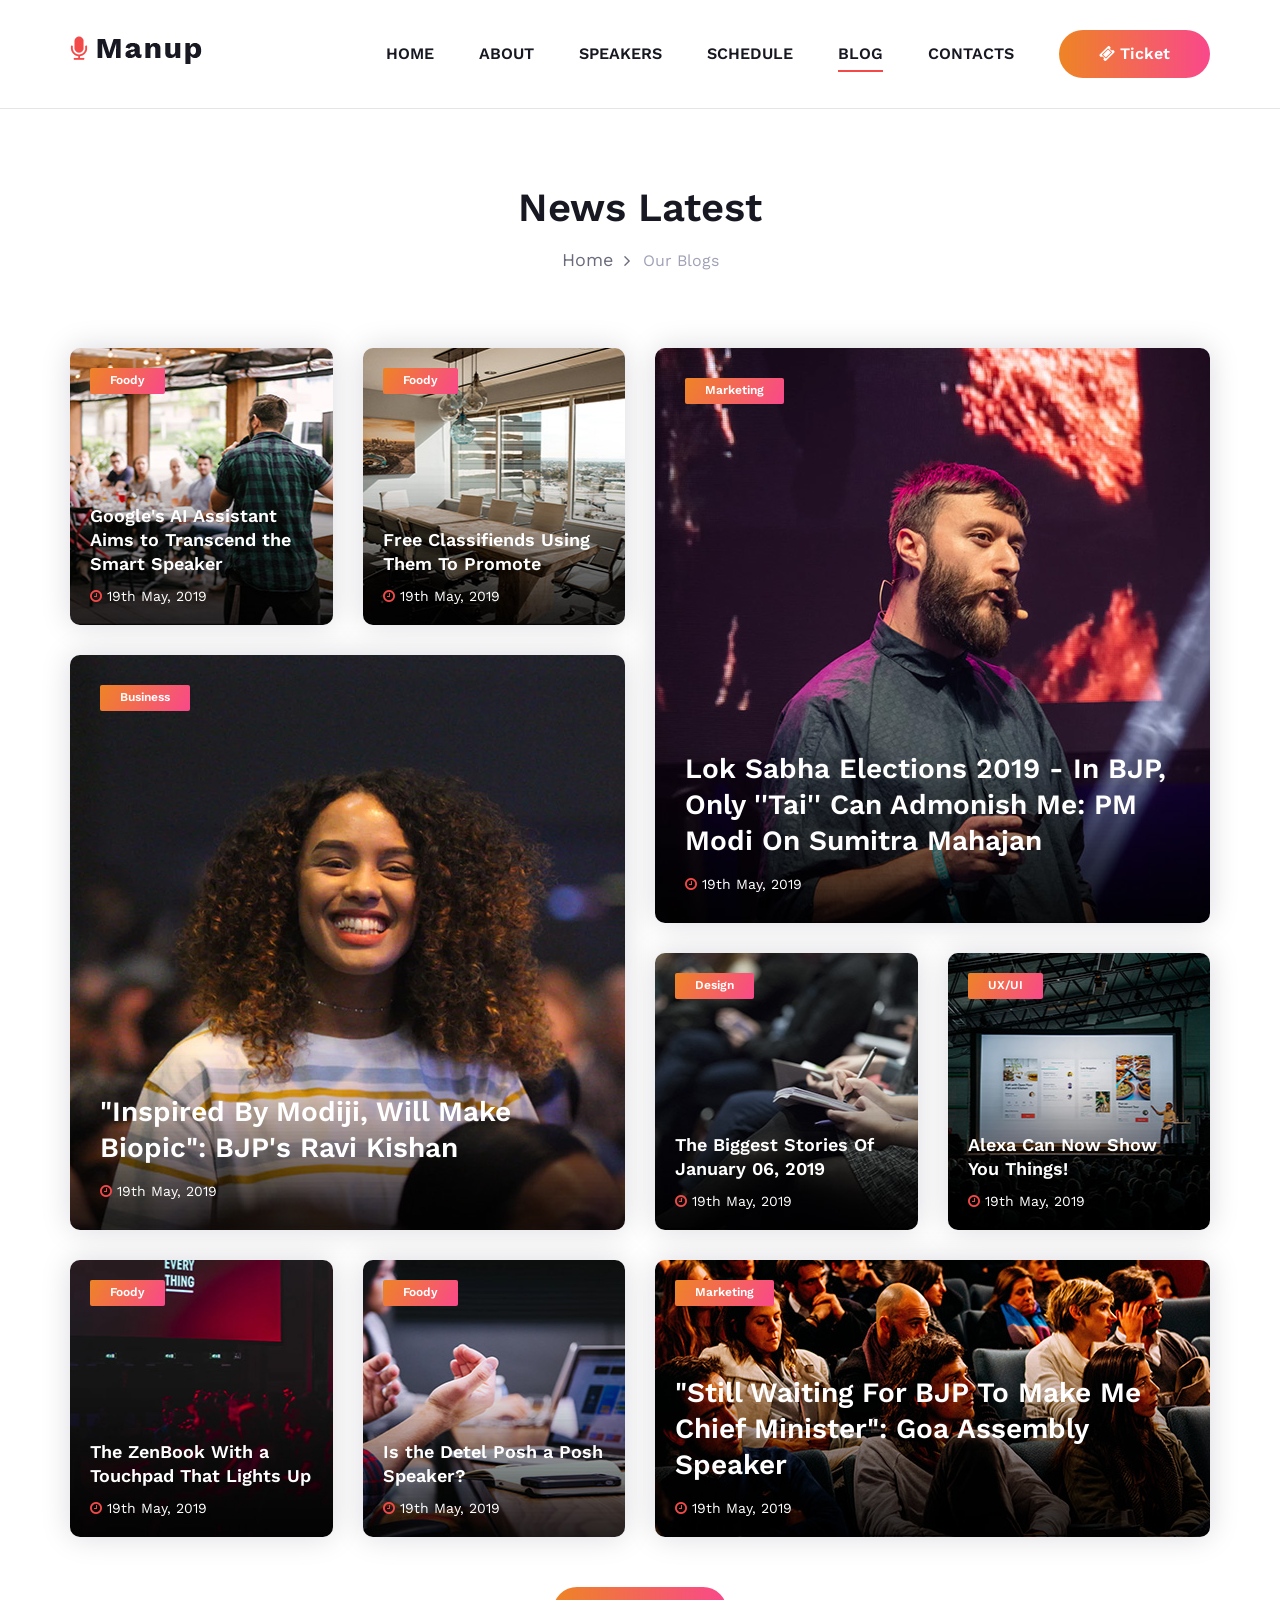
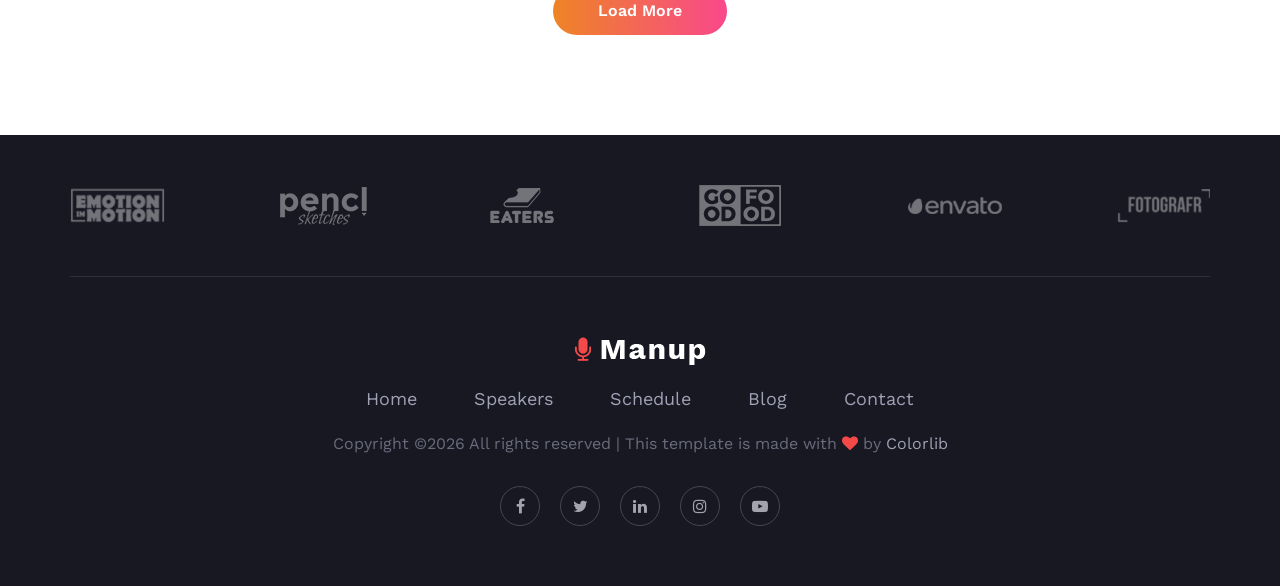
<file: blog.html>
<!DOCTYPE html>
<html lang="zxx">

<head>
    <meta charset="UTF-8">
    <meta name="description" content="Manup Template">
    <meta name="keywords" content="Manup, unica, creative, html">
    <meta name="viewport" content="width=device-width, initial-scale=1.0">
    <meta http-equiv="X-UA-Compatible" content="ie=edge">
    <title>Manup | Template</title>

    <!-- Google Font -->
    <link href="https://fonts.googleapis.com/css?family=Work+Sans:400,500,600,700,800,900&display=swap"
        rel="stylesheet">
    <link href="https://fonts.googleapis.com/css?family=Poppins:400,500,600,700&display=swap" rel="stylesheet">


    <!-- Css Styles -->
    <link rel="stylesheet" href="css/bootstrap.min.css" type="text/css">
    <link rel="stylesheet" href="css/font-awesome.min.css" type="text/css">
    <link rel="stylesheet" href="css/elegant-icons.css" type="text/css">
    <link rel="stylesheet" href="css/owl.carousel.min.css" type="text/css">
    <link rel="stylesheet" href="css/magnific-popup.css" type="text/css">
    <link rel="stylesheet" href="css/slicknav.min.css" type="text/css">
    <link rel="stylesheet" href="css/style.css" type="text/css">
</head>

<body>
    <!-- Page Preloder -->
    <div id="preloder">
        <div class="loader"></div>
    </div>

    <!-- Header Section Begin -->
    <header class="header-section header-normal">
        <div class="container">
            <div class="logo">
                <a href="./index.html">
                    <img src="img/logo.png" alt="">
                </a>
            </div>
            <div class="nav-menu">
                <nav class="mainmenu mobile-menu">
                    <ul>
                        <li><a href="./index.html">Home</a></li>
                        <li><a href="./about-us.html">About</a></li>
                        <li><a href="./speaker.html">Speakers</a>
                            <ul class="dropdown">
                                <li><a href="#">Jayden</a></li>
                                <li><a href="#">Sara</a></li>
                                <li><a href="#">Emma</a></li>
                                <li><a href="#">Harriet</a></li>
                            </ul>
                        </li>
                        <li><a href="./schedule.html">Schedule</a></li>
                        <li class="active"><a href="./blog.html">Blog</a></li>
                        <li><a href="./contact.html">Contacts</a></li>
                    </ul>
                </nav>
                <a href="#" class="primary-btn top-btn"><i class="fa fa-ticket"></i> Ticket</a>
            </div>
            <div id="mobile-menu-wrap"></div>
        </div>
    </header>
    <!-- Header End -->

    <!-- Breadcrumb Section Begin -->
    <section class="breadcrumb-section">
        <div class="container">
            <div class="row">
                <div class="col-lg-12">
                    <div class="breadcrumb-text">
                        <h2>News Latest</h2>
                        <div class="bt-option">
                            <a href="#">Home</a>
                            <span>Our Blogs</span>
                        </div>
                    </div>
                </div>
            </div>
        </div>
    </section>
    <!-- Breadcrumb Section End -->

    <!-- Blog Section Begin -->
    <section class="blog-section spad">
        <div class="container">
            <div class="row">
                <div class="col-lg-6">
                    <div class="row">
                        <div class="col-md-6">
                            <div class="blog-item set-bg" data-setbg="img/blog/blog-1.jpg">
                                <div class="bi-tag bg-gradient">Foody</div>
                                <div class="bi-text">
                                    <h5><a href="./blog-details.html">Google's AI Assistant Aims to Transcend the Smart Speaker</a></h5>
                                    <span><i class="fa fa-clock-o"></i> 19th May, 2019</span>
                                </div>
                            </div>
                        </div>
                        <div class="col-md-6">
                            <div class="blog-item set-bg" data-setbg="img/blog/blog-2.jpg">
                                <div class="bi-tag bg-gradient">Foody</div>
                                <div class="bi-text">
                                    <h5><a href="./blog-details.html">Free Classifiends Using Them To Promote</a></h5>
                                    <span><i class="fa fa-clock-o"></i> 19th May, 2019</span>
                                </div>
                            </div>
                        </div>
                    </div>
                    <div class="blog-item set-bg large-item" data-setbg="img/blog/blog-4.jpg">
                        <div class="bi-tag bg-gradient">Business</div>
                        <div class="bi-text">
                            <h3><a href="./blog-details.html">"Inspired By Modiji, Will Make Biopic": BJP's Ravi Kishan</a></h3>
                            <span><i class="fa fa-clock-o"></i> 19th May, 2019</span>
                        </div>
                    </div>
                    <div class="row">
                        <div class="col-md-6">
                            <div class="blog-item set-bg" data-setbg="img/blog/blog-7.jpg">
                                <div class="bi-tag bg-gradient">Foody</div>
                                <div class="bi-text">
                                    <h5><a href="./blog-details.html">The ZenBook With a Touchpad That Lights Up</a></h5>
                                    <span><i class="fa fa-clock-o"></i> 19th May, 2019</span>
                                </div>
                            </div>
                        </div>
                        <div class="col-md-6">
                            <div class="blog-item set-bg" data-setbg="img/blog/blog-8.jpg">
                                <div class="bi-tag bg-gradient">Foody</div>
                                <div class="bi-text">
                                    <h5><a href="./blog-details.html">Is the Detel Posh a Posh Speaker?</a></h5>
                                    <span><i class="fa fa-clock-o"></i> 19th May, 2019</span>
                                </div>
                            </div>
                        </div>
                    </div>
                </div>
                <div class="col-lg-6">
                    <div class="blog-item set-bg large-item" data-setbg="img/blog/blog-3.jpg">
                        <div class="bi-tag bg-gradient">Marketing</div>
                        <div class="bi-text">
                            <h3><a href="./blog-details.html">Lok Sabha Elections 2019 - In BJP, Only ''Tai'' Can Admonish Me: PM Modi On Sumitra
                                Mahajan</a></h3>
                            <span><i class="fa fa-clock-o"></i> 19th May, 2019</span>
                        </div>
                    </div>
                    <div class="row">
                        <div class="col-md-6">
                            <div class="blog-item set-bg" data-setbg="img/blog/blog-5.jpg">
                                <div class="bi-tag bg-gradient">Design</div>
                                <div class="bi-text">
                                    <h5><a href="./blog-details.html">The Biggest Stories Of January 06, 2019</a></h5>
                                    <span><i class="fa fa-clock-o"></i> 19th May, 2019</span>
                                </div>
                            </div>
                        </div>
                        <div class="col-md-6">
                            <div class="blog-item set-bg" data-setbg="img/blog/blog-6.jpg">
                                <div class="bi-tag bg-gradient">UX/UI</div>
                                <div class="bi-text">
                                    <h5><a href="./blog-details.html">Alexa Can Now Show You Things!</a></h5>
                                    <span><i class="fa fa-clock-o"></i> 19th May, 2019</span>
                                </div>
                            </div>
                        </div>
                    </div>
                    <div class="blog-item set-bg" data-setbg="img/blog/blog-9.jpg">
                        <div class="bi-tag bg-gradient">Marketing</div>
                        <div class="bi-text">
                            <h3><a href="./blog-details.html">"Still Waiting For BJP To Make Me Chief Minister": Goa Assembly Speaker</a></h3>
                            <span><i class="fa fa-clock-o"></i> 19th May, 2019</span>
                        </div>
                    </div>
                </div>
            </div>
            <div class="load-more blog-more">
                <a href="#" class="primary-btn">Load More</a>
            </div>
        </div>
    </section>
    <!-- Blog Section End -->

    <!-- Footer Section Begin -->
    <footer class="footer-section">
        <div class="container">
            <div class="partner-logo owl-carousel">
                <a href="#" class="pl-table">
                    <div class="pl-tablecell">
                        <img src="img/partner-logo/logo-1.png" alt="">
                    </div>
                </a>
                <a href="#" class="pl-table">
                    <div class="pl-tablecell">
                        <img src="img/partner-logo/logo-2.png" alt="">
                    </div>
                </a>
                <a href="#" class="pl-table">
                    <div class="pl-tablecell">
                        <img src="img/partner-logo/logo-3.png" alt="">
                    </div>
                </a>
                <a href="#" class="pl-table">
                    <div class="pl-tablecell">
                        <img src="img/partner-logo/logo-4.png" alt="">
                    </div>
                </a>
                <a href="#" class="pl-table">
                    <div class="pl-tablecell">
                        <img src="img/partner-logo/logo-5.png" alt="">
                    </div>
                </a>
                <a href="#" class="pl-table">
                    <div class="pl-tablecell">
                        <img src="img/partner-logo/logo-6.png" alt="">
                    </div>
                </a>
            </div>
            <div class="row">
                <div class="col-lg-12">
                    <div class="footer-text">
                        <div class="ft-logo">
                            <a href="#" class="footer-logo"><img src="img/footer-logo.png" alt=""></a>
                        </div>
                        <ul>
                            <li><a href="#">Home</a></li>
                            <li><a href="#">Speakers</a></li>
                            <li><a href="#">Schedule</a></li>
                            <li><a href="#">Blog</a></li>
                            <li><a href="#">Contact</a></li>
                        </ul>
                        <div class="copyright-text"><p><!-- Link back to Colorlib can't be removed. Template is licensed under CC BY 3.0. -->
  Copyright &copy;<script>document.write(new Date().getFullYear());</script> All rights reserved | This template is made with <i class="fa fa-heart" aria-hidden="true"></i> by <a href="https://colorlib.com" target="_blank">Colorlib</a>
  <!-- Link back to Colorlib can't be removed. Template is licensed under CC BY 3.0. --></p></div>
                        <div class="ft-social">
                            <a href="#"><i class="fa fa-facebook"></i></a>
                            <a href="#"><i class="fa fa-twitter"></i></a>
                            <a href="#"><i class="fa fa-linkedin"></i></a>
                            <a href="#"><i class="fa fa-instagram"></i></a>
                            <a href="#"><i class="fa fa-youtube-play"></i></a>
                        </div>
                    </div>
                </div>
            </div>
        </div>
    </footer>
    <!-- Footer Section End -->

    <!-- Js Plugins -->
    <script src="js/jquery-3.3.1.min.js"></script>
    <script src="js/bootstrap.min.js"></script>
    <script src="js/jquery.magnific-popup.min.js"></script>
    <script src="js/jquery.countdown.min.js"></script>
    <script src="js/jquery.slicknav.js"></script>
    <script src="js/owl.carousel.min.js"></script>
    <script src="js/main.js"></script>
</body>

</html>
</file>
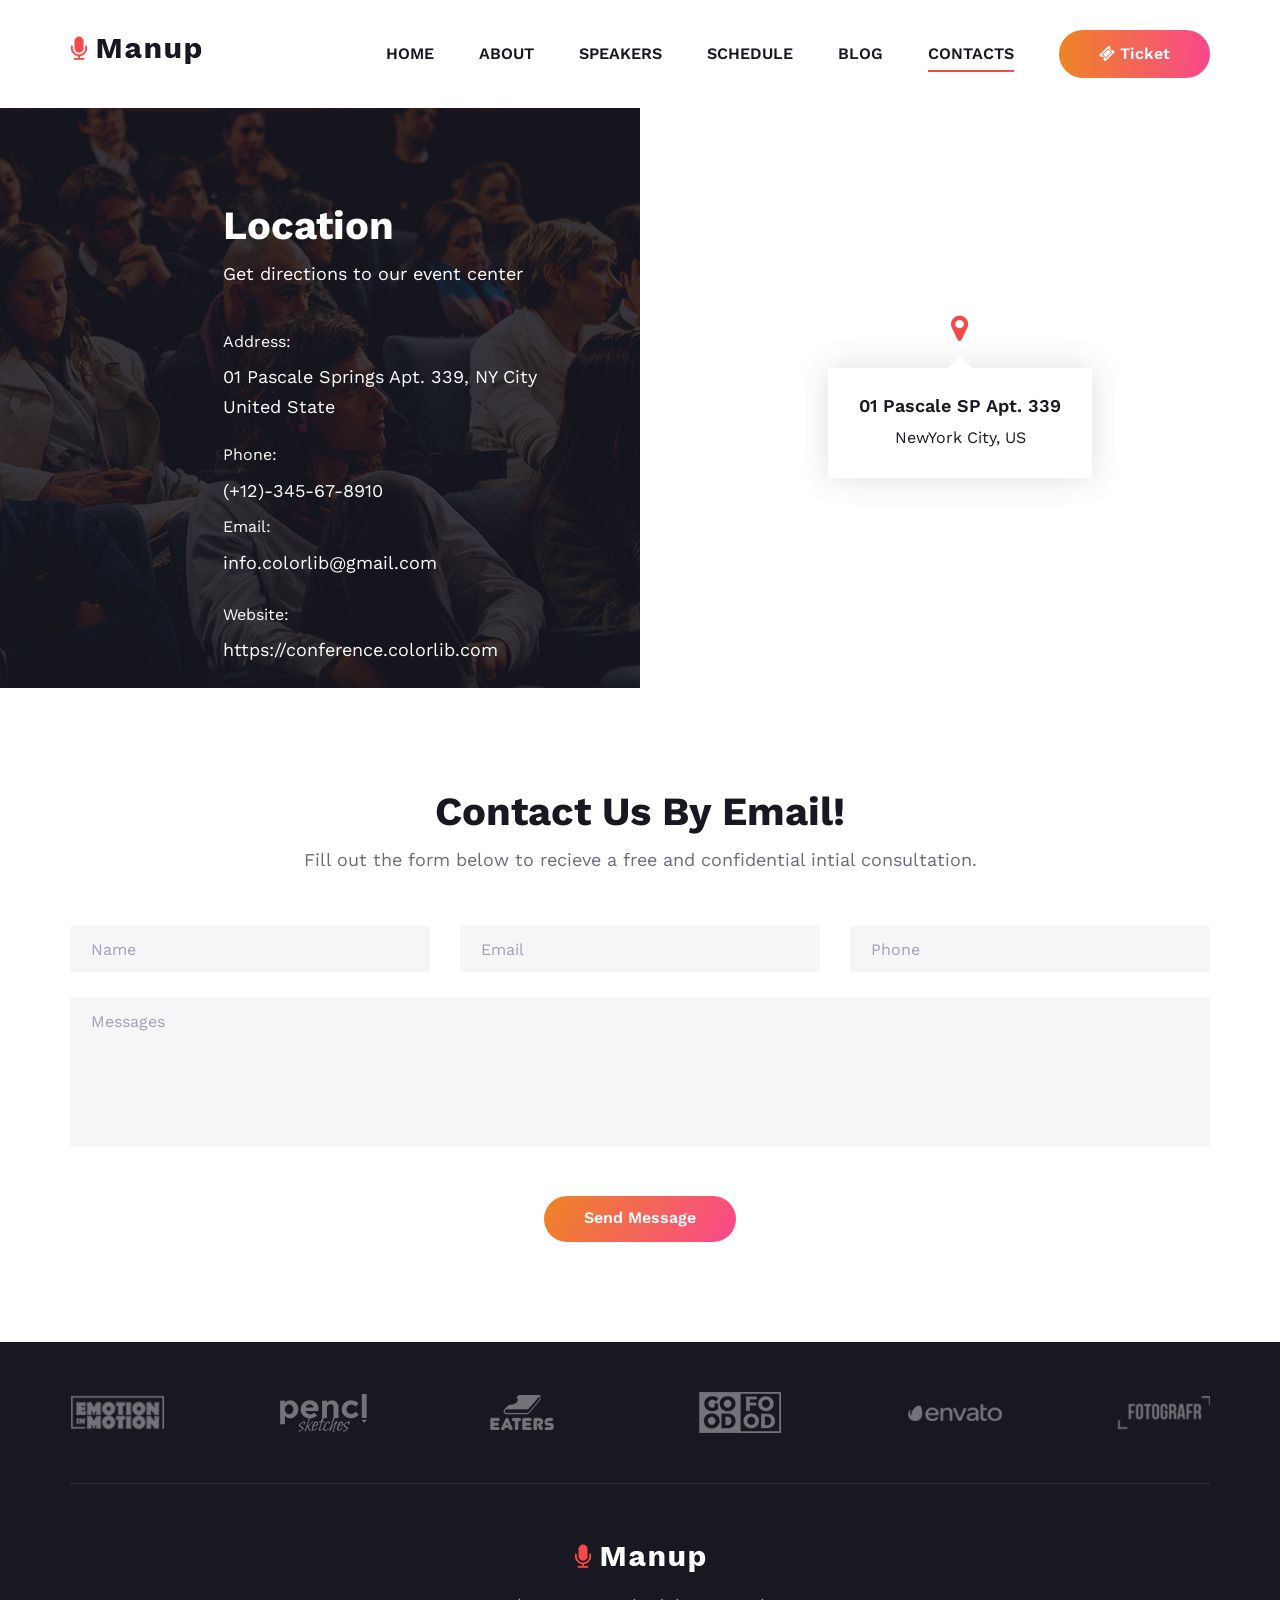
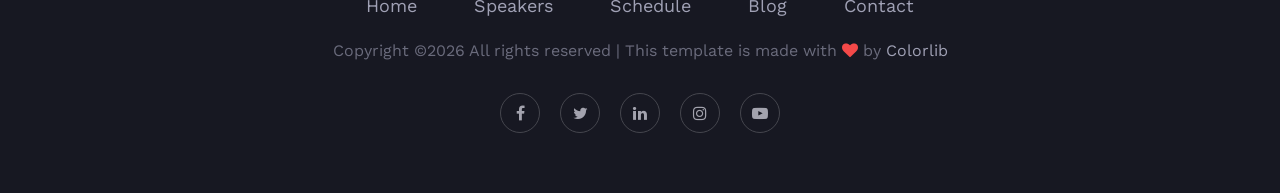
<file: contact.html>
<!DOCTYPE html>
<html lang="zxx">

<head>
    <meta charset="UTF-8">
    <meta name="description" content="Manup Template">
    <meta name="keywords" content="Manup, unica, creative, html">
    <meta name="viewport" content="width=device-width, initial-scale=1.0">
    <meta http-equiv="X-UA-Compatible" content="ie=edge">
    <title>Manup | Template</title>

    <!-- Google Font -->
    <link href="https://fonts.googleapis.com/css?family=Work+Sans:400,500,600,700,800,900&display=swap"
        rel="stylesheet">
    <link href="https://fonts.googleapis.com/css?family=Poppins:400,500,600,700&display=swap" rel="stylesheet">


    <!-- Css Styles -->
    <link rel="stylesheet" href="css/bootstrap.min.css" type="text/css">
    <link rel="stylesheet" href="css/font-awesome.min.css" type="text/css">
    <link rel="stylesheet" href="css/elegant-icons.css" type="text/css">
    <link rel="stylesheet" href="css/owl.carousel.min.css" type="text/css">
    <link rel="stylesheet" href="css/magnific-popup.css" type="text/css">
    <link rel="stylesheet" href="css/slicknav.min.css" type="text/css">
    <link rel="stylesheet" href="css/style.css" type="text/css">
</head>

<body>
    <!-- Page Preloder -->
    <div id="preloder">
        <div class="loader"></div>
    </div>

    <!-- Header Section Begin -->
    <header class="header-section">
        <div class="container">
            <div class="logo">
                <a href="./index.html">
                    <img src="img/logo.png" alt="">
                </a>
            </div>
            <div class="nav-menu">
                <nav class="mainmenu mobile-menu">
                    <ul>
                        <li><a href="./index.html">Home</a></li>
                        <li><a href="./about-us.html">About</a></li>
                        <li><a href="./speaker.html">Speakers</a>
                            <ul class="dropdown">
                                <li><a href="#">Jayden</a></li>
                                <li><a href="#">Sara</a></li>
                                <li><a href="#">Emma</a></li>
                                <li><a href="#">Harriet</a></li>
                            </ul>
                        </li>
                        <li><a href="./schedule.html">Schedule</a></li>
                        <li><a href="./blog.html">Blog</a></li>
                        <li class="active"><a href="./contact.html">Contacts</a></li>
                    </ul>
                </nav>
                <a href="#" class="primary-btn top-btn"><i class="fa fa-ticket"></i> Ticket</a>
            </div>
            <div id="mobile-menu-wrap"></div>
        </div>
    </header>
    <!-- Header End -->

    <!-- Contact Top Content Section Begin -->
    <section class="contact-content-section">
        <div class="container-fluid">
            <div class="row">
                <div class="col-lg-6">
                    <div class="cc-text set-bg" data-setbg="img/contact-content-bg.jpg">
                        <div class="row">
                            <div class="col-lg-8 offset-lg-4">
                                <div class="section-title">
                                    <h2>Location</h2>
                                    <p>Get directions to our event center</p>
                                </div>
                                <div class="cs-text">
                                    <div class="ct-address">
                                        <span>Address:</span>
                                        <p>01 Pascale Springs Apt. 339, NY City <br />United State</p>
                                    </div>
                                    <ul>
                                        <li>
                                            <span>Phone:</span>
                                            (+12)-345-67-8910
                                        </li>
                                        <li>
                                            <span>Email:</span>
                                            info.colorlib@gmail.com
                                        </li>
                                    </ul>
                                    <div class="ct-links">
                                        <span>Website:</span>
                                        <p>https://conference.colorlib.com</p>
                                    </div>
                                </div>
                            </div>
                        </div>
                    </div>
                </div>
                <div class="col-lg-6">
                    <div class="cc-map">
                        <iframe
                            src="https://www.google.com/maps/embed?pb=!1m18!1m12!1m3!1d105718.20476932525!2d-118.28504975143346!3d34.10298127166687!2m3!1f0!2f0!3f0!3m2!1i1024!2i768!4f13.1!3m3!1m2!1s0x80c2c6badc8521ad%3A0x7ad323479ca23922!2sNortheast%20Los%20Angeles%2C%20Los%20Angeles%2C%20CA%2C%20USA!5e0!3m2!1sen!2sbd!4v1579884986183!5m2!1sen!2sbd"
                            height="580" style="border:0;" allowfullscreen=""></iframe>
                        <div class="map-hover">
                            <i class="fa fa-map-marker"></i>
                            <div class="map-hover-inner">
                                <h5>01 Pascale SP Apt. 339</h5>
                                <p>NewYork City, US</p>
                            </div>
                        </div>
                    </div>
                </div>
            </div>
        </div>
    </section>
    <!-- Contact Top Content Section End -->

    <!-- Contact Form Section Begin -->
    <section class="contact-from-section spad">
        <div class="container">
            <div class="row">
                <div class="col-lg-12">
                    <div class="section-title">
                        <h2>Contact Us By Email!</h2>
                        <p>Fill out the form below to recieve a free and confidential intial consultation.</p>
                    </div>
                </div>
            </div>
            <div class="row">
                <div class="col-lg-12">
                    <form action="#" class="comment-form contact-form">
                        <div class="row">
                            <div class="col-lg-4">
                                <input type="text" placeholder="Name">
                            </div>
                            <div class="col-lg-4">
                                <input type="text" placeholder="Email">
                            </div>
                            <div class="col-lg-4">
                                <input type="text" placeholder="Phone">
                            </div>
                            <div class="col-lg-12 text-center">
                                <textarea placeholder="Messages"></textarea>
                                <button type="submit" class="site-btn">Send Message</button>
                            </div>
                        </div>
                    </form>
                </div>
            </div>
        </div>
    </section>
    <!-- Contact Form Section End -->

    <!-- Footer Section Begin -->
    <footer class="footer-section">
        <div class="container">
            <div class="partner-logo owl-carousel">
                <a href="#" class="pl-table">
                    <div class="pl-tablecell">
                        <img src="img/partner-logo/logo-1.png" alt="">
                    </div>
                </a>
                <a href="#" class="pl-table">
                    <div class="pl-tablecell">
                        <img src="img/partner-logo/logo-2.png" alt="">
                    </div>
                </a>
                <a href="#" class="pl-table">
                    <div class="pl-tablecell">
                        <img src="img/partner-logo/logo-3.png" alt="">
                    </div>
                </a>
                <a href="#" class="pl-table">
                    <div class="pl-tablecell">
                        <img src="img/partner-logo/logo-4.png" alt="">
                    </div>
                </a>
                <a href="#" class="pl-table">
                    <div class="pl-tablecell">
                        <img src="img/partner-logo/logo-5.png" alt="">
                    </div>
                </a>
                <a href="#" class="pl-table">
                    <div class="pl-tablecell">
                        <img src="img/partner-logo/logo-6.png" alt="">
                    </div>
                </a>
            </div>
            <div class="row">
                <div class="col-lg-12">
                    <div class="footer-text">
                        <div class="ft-logo">
                            <a href="#" class="footer-logo"><img src="img/footer-logo.png" alt=""></a>
                        </div>
                        <ul>
                            <li><a href="#">Home</a></li>
                            <li><a href="#">Speakers</a></li>
                            <li><a href="#">Schedule</a></li>
                            <li><a href="#">Blog</a></li>
                            <li><a href="#">Contact</a></li>
                        </ul>
                        <div class="copyright-text"><p><!-- Link back to Colorlib can't be removed. Template is licensed under CC BY 3.0. -->
  Copyright &copy;<script>document.write(new Date().getFullYear());</script> All rights reserved | This template is made with <i class="fa fa-heart" aria-hidden="true"></i> by <a href="https://colorlib.com" target="_blank">Colorlib</a>
  <!-- Link back to Colorlib can't be removed. Template is licensed under CC BY 3.0. --></p></div>
                        <div class="ft-social">
                            <a href="#"><i class="fa fa-facebook"></i></a>
                            <a href="#"><i class="fa fa-twitter"></i></a>
                            <a href="#"><i class="fa fa-linkedin"></i></a>
                            <a href="#"><i class="fa fa-instagram"></i></a>
                            <a href="#"><i class="fa fa-youtube-play"></i></a>
                        </div>
                    </div>
                </div>
            </div>
        </div>
    </footer>
    <!-- Footer Section End -->

    <!-- Js Plugins -->
    <script src="js/jquery-3.3.1.min.js"></script>
    <script src="js/bootstrap.min.js"></script>
    <script src="js/jquery.magnific-popup.min.js"></script>
    <script src="js/jquery.countdown.min.js"></script>
    <script src="js/jquery.slicknav.js"></script>
    <script src="js/owl.carousel.min.js"></script>
    <script src="js/main.js"></script>
</body>

</html>
</file>
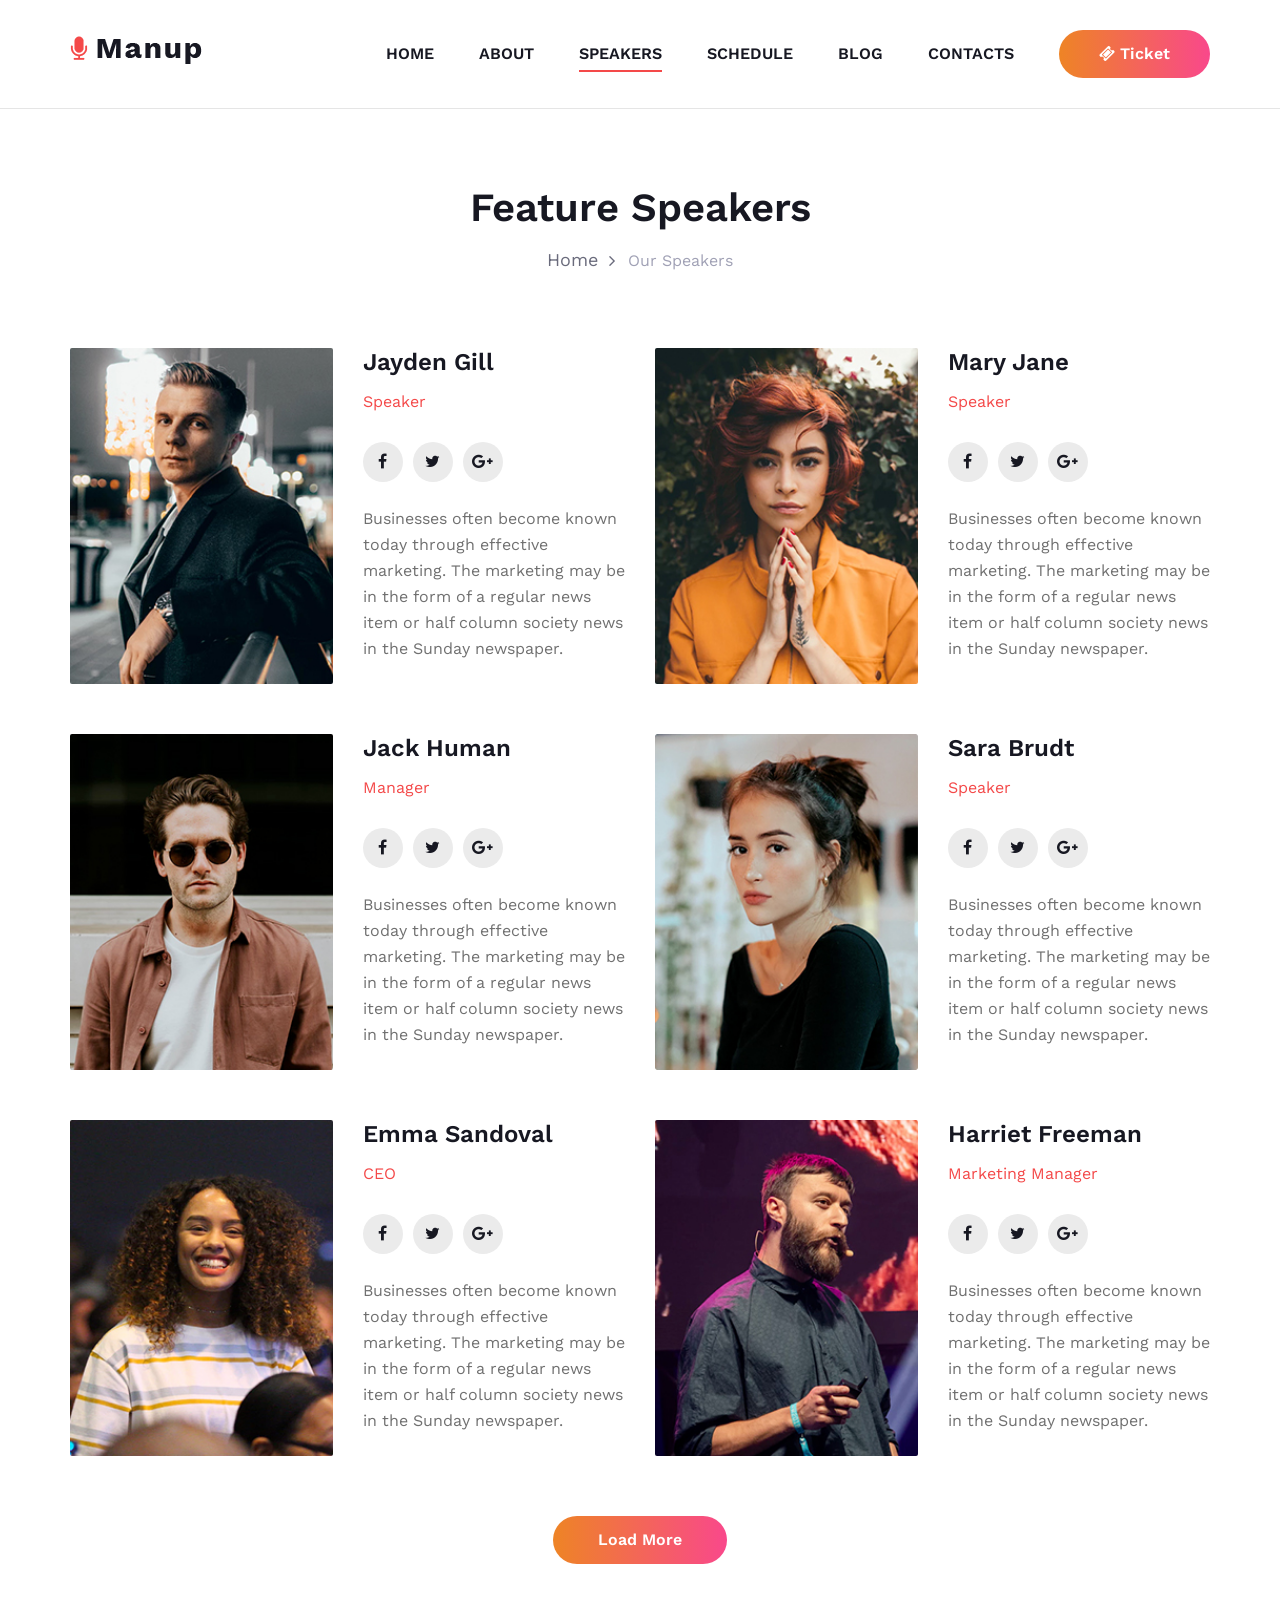
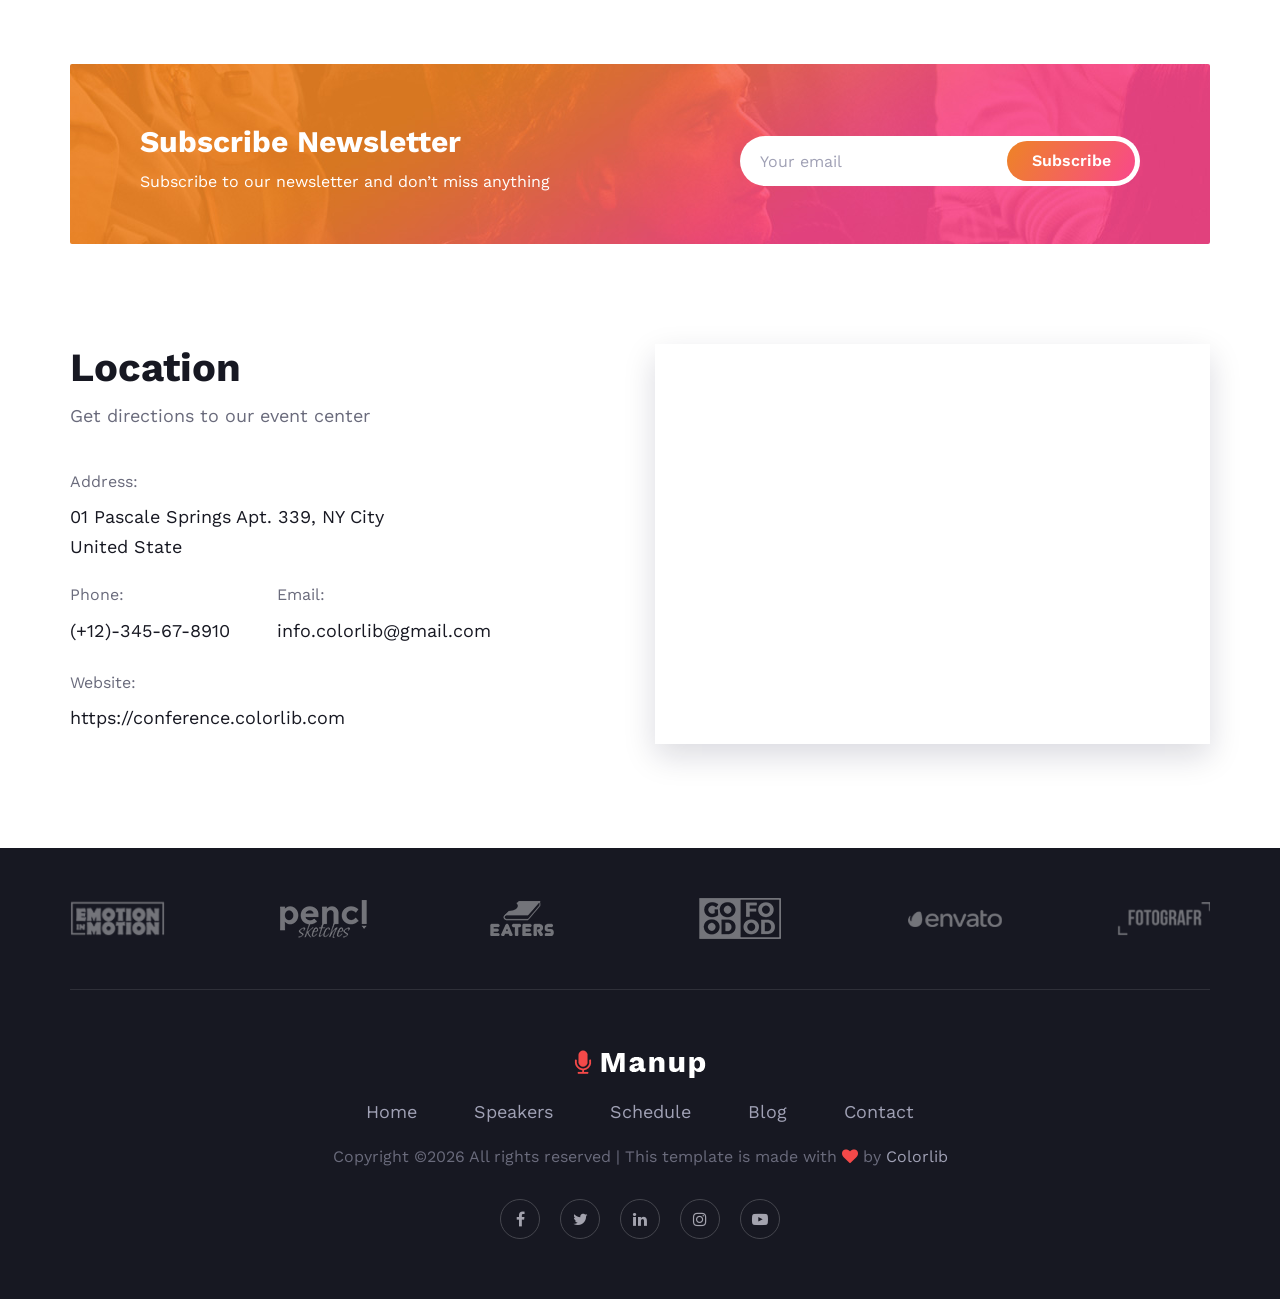
<file: event card.html>
<!DOCTYPE html>
<html lang="zxx">

<head>
    <meta charset="UTF-8">
    <meta name="description" content="Manup Template">
    <meta name="keywords" content="Manup, unica, creative, html">
    <meta name="viewport" content="width=device-width, initial-scale=1.0">
    <meta http-equiv="X-UA-Compatible" content="ie=edge">
    <title>Manup | Template</title>

    <!-- Google Font -->
    <link href="https://fonts.googleapis.com/css?family=Work+Sans:400,500,600,700,800,900&display=swap"
        rel="stylesheet">
    <link href="https://fonts.googleapis.com/css?family=Poppins:400,500,600,700&display=swap" rel="stylesheet">


    <!-- Css Styles -->
    <link rel="stylesheet" href="css/bootstrap.min.css" type="text/css">
    <link rel="stylesheet" href="css/font-awesome.min.css" type="text/css">
    <link rel="stylesheet" href="css/elegant-icons.css" type="text/css">
    <link rel="stylesheet" href="css/owl.carousel.min.css" type="text/css">
    <link rel="stylesheet" href="css/magnific-popup.css" type="text/css">
    <link rel="stylesheet" href="css/slicknav.min.css" type="text/css">
    <link rel="stylesheet" href="css/style.css" type="text/css">
</head>

<body>
    <!-- Page Preloder -->
    <div id="preloder">
        <div class="loader"></div>
    </div>

    <!-- Header Section Begin -->
    <header class="header-section header-normal">
        <div class="container">
            <div class="logo">
                <a href="./index.html">
                    <img src="img/logo.png" alt="">
                </a>
            </div>
            <div class="nav-menu">
                <nav class="mainmenu mobile-menu">
                    <ul>
                        <li><a href="./index.html">Home</a></li>
                        <li><a href="./about-us.html">About</a></li>
                        <li class="active"><a href="./speaker.html">Speakers</a>
                            <ul class="dropdown">
                                <li><a href="#">Jayden</a></li>
                                <li><a href="#">Sara</a></li>
                                <li><a href="#">Emma</a></li>
                                <li><a href="#">Harriet</a></li>
                            </ul>
                        </li>
                        <li><a href="./schedule.html">Schedule</a></li>
                        <li><a href="./blog.html">Blog</a></li>
                        <li><a href="./contact.html">Contacts</a></li>
                    </ul>
                </nav>
                <a href="#" class="primary-btn top-btn"><i class="fa fa-ticket"></i> Ticket</a>
            </div>
            <div id="mobile-menu-wrap"></div>
        </div>
    </header>
    <!-- Header End -->

    <!-- Breadcrumb Section Begin -->
    <section class="breadcrumb-section">
        <div class="container">
            <div class="row">
                <div class="col-lg-12">
                    <div class="breadcrumb-text">
                        <h2>Feature Speakers</h2>
                        <div class="bt-option">
                            <a href="#">Home</a>
                            <span>Our Speakers</span>
                        </div>
                    </div>
                </div>
            </div>
        </div>
    </section>
    <!-- Breadcrumb Section End -->

    <!-- Speaker Section Begin -->
    <section class="speaker-section spad">
        <div class="container">
            <div class="row">
                <div class="col-sm-6">
                    <div class="speaker-item">
                        <div class="row">
                            <div class="col-lg-6">
                                <div class="si-pic">
                                    <img src="img/speakers/speaker-1.jpg" alt="">
                                </div>
                            </div>
                            <div class="col-lg-6">
                                <div class="si-text">
                                    <div class="si-title">
                                        <h4>Jayden Gill</h4>
                                        <span>Speaker</span>
                                    </div>
                                    <div class="si-social">
                                        <a href="#"><i class="fa fa-facebook"></i></a>
                                        <a href="#"><i class="fa fa-twitter"></i></a>
                                        <a href="#"><i class="fa fa-google-plus"></i></a>
                                    </div>
                                    <p>Businesses often become known today through effective marketing. The marketing
                                        may be in the form of a regular news item or half column society news in the
                                        Sunday newspaper.</p>
                                </div>
                            </div>
                        </div>
                    </div>
                </div>
                <div class="col-sm-6">
                    <div class="speaker-item">
                        <div class="row">
                            <div class="col-lg-6">
                                <div class="si-pic">
                                    <img src="img/speakers/speaker-2.jpg" alt="">
                                </div>
                            </div>
                            <div class="col-lg-6">
                                <div class="si-text">
                                    <div class="si-title">
                                        <h4>Mary Jane</h4>
                                        <span>Speaker</span>
                                    </div>
                                    <div class="si-social">
                                        <a href="#"><i class="fa fa-facebook"></i></a>
                                        <a href="#"><i class="fa fa-twitter"></i></a>
                                        <a href="#"><i class="fa fa-google-plus"></i></a>
                                    </div>
                                    <p>Businesses often become known today through effective marketing. The marketing
                                        may be in the form of a regular news item or half column society news in the
                                        Sunday newspaper.</p>
                                </div>
                            </div>
                        </div>
                    </div>
                </div>
                <div class="col-sm-6">
                    <div class="speaker-item">
                        <div class="row">
                            <div class="col-lg-6">
                                <div class="si-pic">
                                    <img src="img/speakers/speaker-3.jpg" alt="">
                                </div>
                            </div>
                            <div class="col-lg-6">
                                <div class="si-text">
                                    <div class="si-title">
                                        <h4>Jack Human</h4>
                                        <span>Manager</span>
                                    </div>
                                    <div class="si-social">
                                        <a href="#"><i class="fa fa-facebook"></i></a>
                                        <a href="#"><i class="fa fa-twitter"></i></a>
                                        <a href="#"><i class="fa fa-google-plus"></i></a>
                                    </div>
                                    <p>Businesses often become known today through effective marketing. The marketing
                                        may be in the form of a regular news item or half column society news in the
                                        Sunday newspaper.</p>
                                </div>
                            </div>
                        </div>
                    </div>
                </div>
                <div class="col-sm-6">
                    <div class="speaker-item">
                        <div class="row">
                            <div class="col-lg-6">
                                <div class="si-pic">
                                    <img src="img/speakers/speaker-4.jpg" alt="">
                                </div>
                            </div>
                            <div class="col-lg-6">
                                <div class="si-text">
                                    <div class="si-title">
                                        <h4>Sara Brudt</h4>
                                        <span>Speaker</span>
                                    </div>
                                    <div class="si-social">
                                        <a href="#"><i class="fa fa-facebook"></i></a>
                                        <a href="#"><i class="fa fa-twitter"></i></a>
                                        <a href="#"><i class="fa fa-google-plus"></i></a>
                                    </div>
                                    <p>Businesses often become known today through effective marketing. The marketing
                                        may be in the form of a regular news item or half column society news in the
                                        Sunday newspaper.</p>
                                </div>
                            </div>
                        </div>
                    </div>
                </div>
                <div class="col-sm-6">
                    <div class="speaker-item">
                        <div class="row">
                            <div class="col-lg-6">
                                <div class="si-pic">
                                    <img src="img/speakers/speaker-5.jpg" alt="">
                                </div>
                            </div>
                            <div class="col-lg-6">
                                <div class="si-text">
                                    <div class="si-title">
                                        <h4>Emma Sandoval </h4>
                                        <span>CEO</span>
                                    </div>
                                    <div class="si-social">
                                        <a href="#"><i class="fa fa-facebook"></i></a>
                                        <a href="#"><i class="fa fa-twitter"></i></a>
                                        <a href="#"><i class="fa fa-google-plus"></i></a>
                                    </div>
                                    <p>Businesses often become known today through effective marketing. The marketing
                                        may be in the form of a regular news item or half column society news in the
                                        Sunday newspaper.</p>
                                </div>
                            </div>
                        </div>
                    </div>
                </div>
                <div class="col-sm-6">
                    <div class="speaker-item">
                        <div class="row">
                            <div class="col-lg-6">
                                <div class="si-pic">
                                    <img src="img/speakers/speaker-6.jpg" alt="">
                                </div>
                            </div>
                            <div class="col-lg-6">
                                <div class="si-text">
                                    <div class="si-title">
                                        <h4>Harriet Freeman</h4>
                                        <span>Marketing Manager</span>
                                    </div>
                                    <div class="si-social">
                                        <a href="#"><i class="fa fa-facebook"></i></a>
                                        <a href="#"><i class="fa fa-twitter"></i></a>
                                        <a href="#"><i class="fa fa-google-plus"></i></a>
                                    </div>
                                    <p>Businesses often become known today through effective marketing. The marketing
                                        may be in the form of a regular news item or half column society news in the
                                        Sunday newspaper.</p>
                                </div>
                            </div>
                        </div>
                    </div>
                </div>
            </div>
            <div class="load-more">
                <a href="#" class="primary-btn">Load More</a>
            </div>
        </div>
    </section>
    <!-- Speaker Section End -->

    <!-- Newslatter Section Begin -->
    <section class="newslatter-section about-newslatter">
        <div class="container">
            <div class="newslatter-inner set-bg" data-setbg="img/newslatter-bg.jpg">
                <div class="ni-text">
                    <h3>Subscribe Newsletter</h3>
                    <p>Subscribe to our newsletter and don’t miss anything</p>
                </div>
                <form action="#" class="ni-form">
                    <input type="text" placeholder="Your email">
                    <button type="submit">Subscribe</button>
                </form>
            </div>
        </div>
    </section>
    <!-- Newslatter Section End -->

    <!-- Contact Section Begin -->
    <section class="contact-section spad">
        <div class="container">
            <div class="row">
                <div class="col-lg-6">
                    <div class="section-title">
                        <h2>Location</h2>
                        <p>Get directions to our event center</p>
                    </div>
                    <div class="cs-text">
                        <div class="ct-address">
                            <span>Address:</span>
                            <p>01 Pascale Springs Apt. 339, NY City <br />United State</p>
                        </div>
                        <ul>
                            <li>
                                <span>Phone:</span>
                                (+12)-345-67-8910
                            </li>
                            <li>
                                <span>Email:</span>
                                info.colorlib@gmail.com
                            </li>
                        </ul>
                        <div class="ct-links">
                            <span>Website:</span>
                            <p>https://conference.colorlib.com</p>
                        </div>
                    </div>
                </div>
                <div class="col-lg-6">
                    <div class="cs-map">
                        <iframe
                            src="https://www.google.com/maps/embed?pb=!1m18!1m12!1m3!1d52901.38789495531!2d-118.19465514866786!3d34.03523211493029!2m3!1f0!2f0!3f0!3m2!1i1024!2i768!4f13.1!3m3!1m2!1s0x80c2cf71ad83ff9f%3A0x518b28657f4543b7!2sEast%20Los%20Angeles%2C%20CA%2C%20USA!5e0!3m2!1sen!2sbd!4v1579763856144!5m2!1sen!2sbd"
                            height="400" style="border:0;" allowfullscreen=""></iframe>
                    </div>
                </div>
            </div>
        </div>
    </section>
    <!-- Contact Section End -->

    <!-- Footer Section Begin -->
    <footer class="footer-section">
        <div class="container">
            <div class="partner-logo owl-carousel">
                <a href="#" class="pl-table">
                    <div class="pl-tablecell">
                        <img src="img/partner-logo/logo-1.png" alt="">
                    </div>
                </a>
                <a href="#" class="pl-table">
                    <div class="pl-tablecell">
                        <img src="img/partner-logo/logo-2.png" alt="">
                    </div>
                </a>
                <a href="#" class="pl-table">
                    <div class="pl-tablecell">
                        <img src="img/partner-logo/logo-3.png" alt="">
                    </div>
                </a>
                <a href="#" class="pl-table">
                    <div class="pl-tablecell">
                        <img src="img/partner-logo/logo-4.png" alt="">
                    </div>
                </a>
                <a href="#" class="pl-table">
                    <div class="pl-tablecell">
                        <img src="img/partner-logo/logo-5.png" alt="">
                    </div>
                </a>
                <a href="#" class="pl-table">
                    <div class="pl-tablecell">
                        <img src="img/partner-logo/logo-6.png" alt="">
                    </div>
                </a>
            </div>
            <div class="row">
                <div class="col-lg-12">
                    <div class="footer-text">
                        <div class="ft-logo">
                            <a href="#" class="footer-logo"><img src="img/footer-logo.png" alt=""></a>
                        </div>
                        <ul>
                            <li><a href="#">Home</a></li>
                            <li><a href="#">Speakers</a></li>
                            <li><a href="#">Schedule</a></li>
                            <li><a href="#">Blog</a></li>
                            <li><a href="#">Contact</a></li>
                        </ul>
                        <div class="copyright-text"><p><!-- Link back to Colorlib can't be removed. Template is licensed under CC BY 3.0. -->
  Copyright &copy;<script>document.write(new Date().getFullYear());</script> All rights reserved | This template is made with <i class="fa fa-heart" aria-hidden="true"></i> by <a href="https://colorlib.com" target="_blank">Colorlib</a>
  <!-- Link back to Colorlib can't be removed. Template is licensed under CC BY 3.0. --></p></div>
                        <div class="ft-social">
                            <a href="#"><i class="fa fa-facebook"></i></a>
                            <a href="#"><i class="fa fa-twitter"></i></a>
                            <a href="#"><i class="fa fa-linkedin"></i></a>
                            <a href="#"><i class="fa fa-instagram"></i></a>
                            <a href="#"><i class="fa fa-youtube-play"></i></a>
                        </div>
                    </div>
                </div>
            </div>
        </div>
    </footer>
    <!-- Footer Section End -->

    <!-- Js Plugins -->
    <script src="js/jquery-3.3.1.min.js"></script>
    <script src="js/bootstrap.min.js"></script>
    <script src="js/jquery.magnific-popup.min.js"></script>
    <script src="js/jquery.countdown.min.js"></script>
    <script src="js/jquery.slicknav.js"></script>
    <script src="js/owl.carousel.min.js"></script>
    <script src="js/main.js"></script>
</body>

</html>
</file>
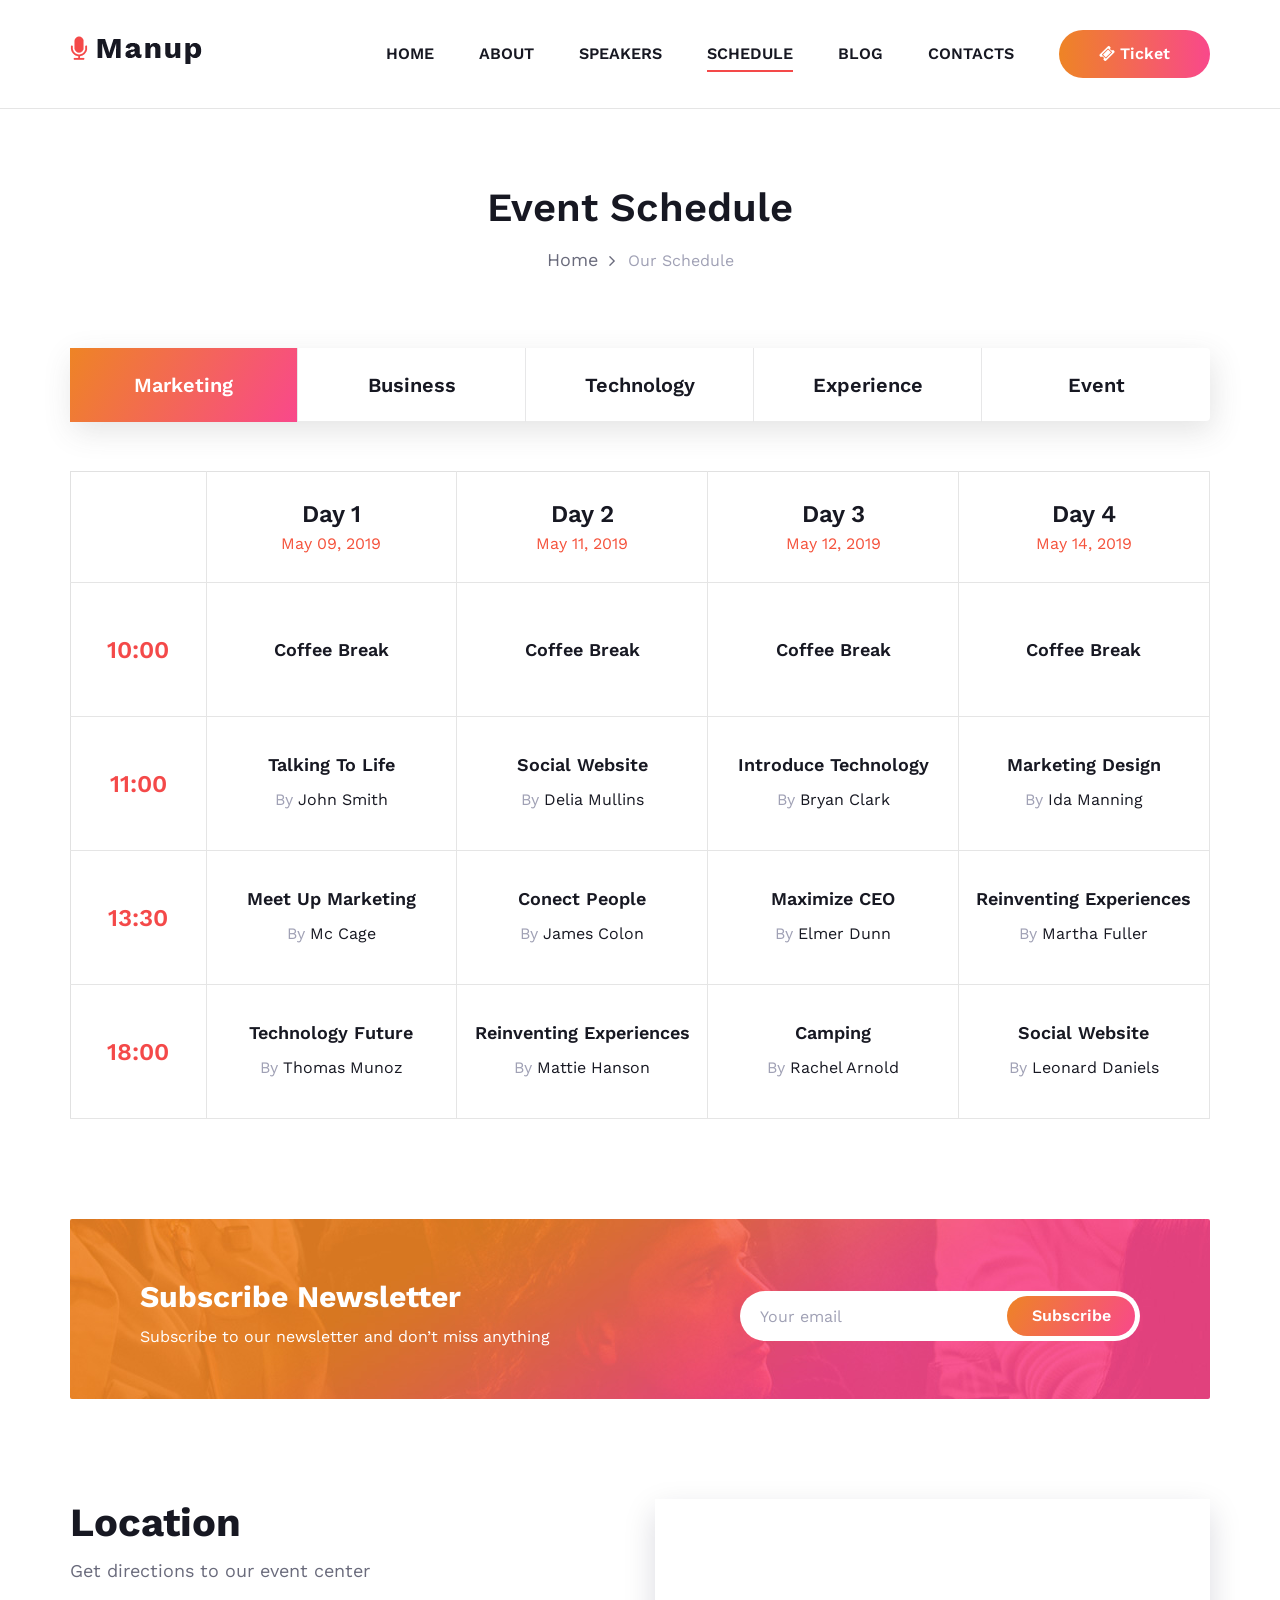
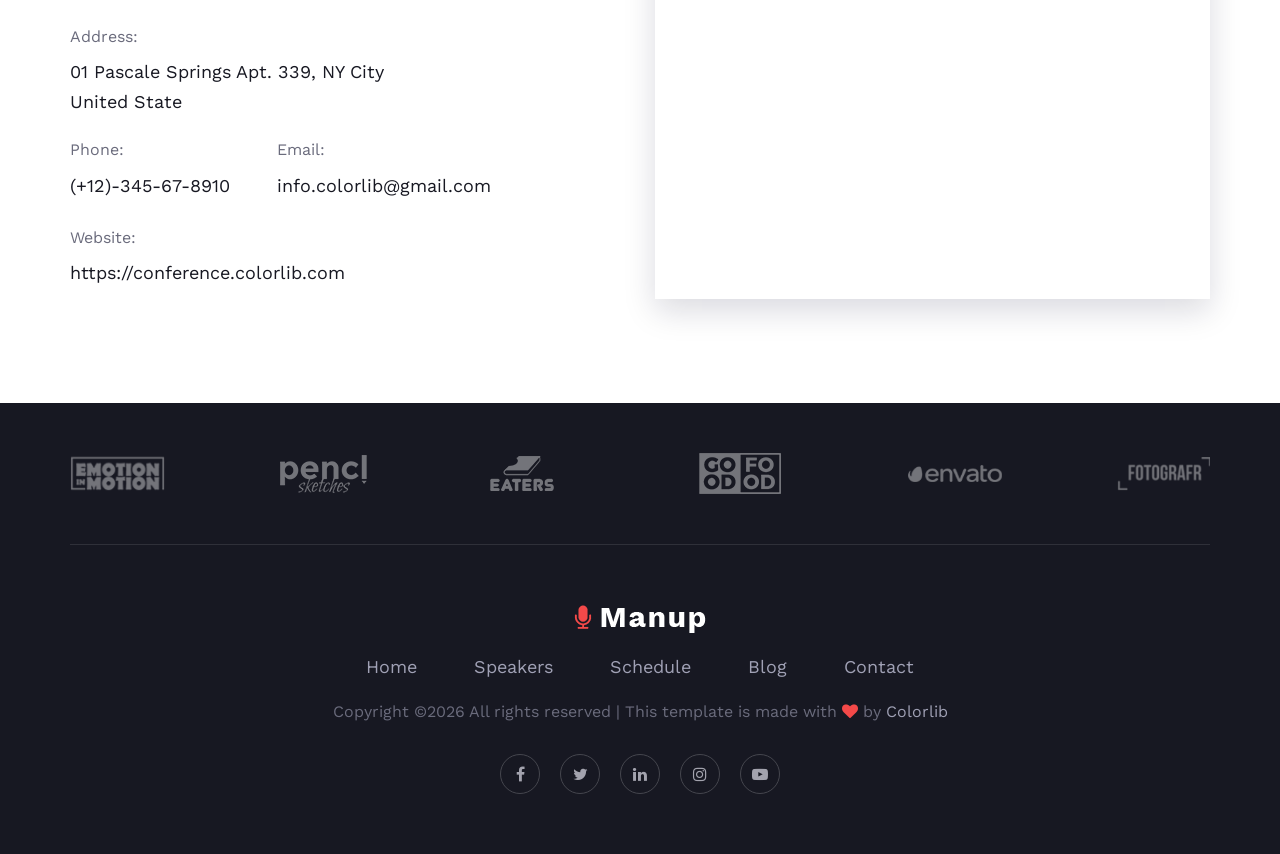
<file: schedule.html>
<!DOCTYPE html>
<html lang="zxx">

<head>
    <meta charset="UTF-8">
    <meta name="description" content="Manup Template">
    <meta name="keywords" content="Manup, unica, creative, html">
    <meta name="viewport" content="width=device-width, initial-scale=1.0">
    <meta http-equiv="X-UA-Compatible" content="ie=edge">
    <title>Manup | Template</title>

    <!-- Google Font -->
    <link href="https://fonts.googleapis.com/css?family=Work+Sans:400,500,600,700,800,900&display=swap"
        rel="stylesheet">
    <link href="https://fonts.googleapis.com/css?family=Poppins:400,500,600,700&display=swap" rel="stylesheet">


    <!-- Css Styles -->
    <link rel="stylesheet" href="css/bootstrap.min.css" type="text/css">
    <link rel="stylesheet" href="css/font-awesome.min.css" type="text/css">
    <link rel="stylesheet" href="css/elegant-icons.css" type="text/css">
    <link rel="stylesheet" href="css/owl.carousel.min.css" type="text/css">
    <link rel="stylesheet" href="css/magnific-popup.css" type="text/css">
    <link rel="stylesheet" href="css/slicknav.min.css" type="text/css">
    <link rel="stylesheet" href="css/style.css" type="text/css">
</head>

<body>
    <!-- Page Preloder -->
    <div id="preloder">
        <div class="loader"></div>
    </div>

    <!-- Header Section Begin -->
    <header class="header-section header-normal">
        <div class="container">
            <div class="logo">
                <a href="./index.html">
                    <img src="img/logo.png" alt="">
                </a>
            </div>
            <div class="nav-menu">
                <nav class="mainmenu mobile-menu">
                    <ul>
                        <li><a href="./index.html">Home</a></li>
                        <li><a href="./about-us.html">About</a></li>
                        <li><a href="./speaker.html">Speakers</a>
                            <ul class="dropdown">
                                <li><a href="#">Jayden</a></li>
                                <li><a href="#">Sara</a></li>
                                <li><a href="#">Emma</a></li>
                                <li><a href="#">Harriet</a></li>
                            </ul>
                        </li>
                        <li class="active"><a href="./schedule.html">Schedule</a></li>
                        <li><a href="./blog.html">Blog</a></li>
                        <li><a href="./contact.html">Contacts</a></li>
                    </ul>
                </nav>
                <a href="#" class="primary-btn top-btn"><i class="fa fa-ticket"></i> Ticket</a>
            </div>
            <div id="mobile-menu-wrap"></div>
        </div>
    </header>
    <!-- Header End -->

    <!-- Breadcrumb Section Begin -->
    <section class="breadcrumb-section">
        <div class="container">
            <div class="row">
                <div class="col-lg-12">
                    <div class="breadcrumb-text">
                        <h2>Event Schedule</h2>
                        <div class="bt-option">
                            <a href="#">Home</a>
                            <span>Our Schedule</span>
                        </div>
                    </div>
                </div>
            </div>
        </div>
    </section>
    <!-- Breadcrumb Section End -->

    <!-- Schedule Table Section Begin -->
    <section class="schedule-table-section spad">
        <div class="container">
            <div class="row">
                <div class="col-lg-12">
                    <div class="schedule-table-tab">
                        <ul class="nav nav-tabs" role="tablist">
                            <li class="nav-item">
                                <a class="nav-link active" data-toggle="tab" href="#tabs-1" role="tab">Marketing</a>
                            </li>
                            <li class="nav-item">
                                <a class="nav-link" data-toggle="tab" href="#tabs-2" role="tab">Business</a>
                            </li>
                            <li class="nav-item">
                                <a class="nav-link" data-toggle="tab" href="#tabs-3" role="tab">Technology</a>
                            </li>
                            <li class="nav-item">
                                <a class="nav-link" data-toggle="tab" href="#tabs-4" role="tab">Experience</a>
                            </li>
                            <li class="nav-item">
                                <a class="nav-link" data-toggle="tab" href="#tabs-5" role="tab">Event</a>
                            </li>
                        </ul><!-- Tab panes -->
                        <div class="tab-content">
                            <div class="tab-pane active" id="tabs-1" role="tabpanel">
                                <div class="schedule-table-content">
                                    <table>
                                        <thead>
                                            <tr>
                                                <th></th>
                                                <th>
                                                    <strong>Day 1</strong>
                                                    <span>May 09, 2019</span>
                                                </th>
                                                <th>
                                                    <strong>Day 2</strong>
                                                    <span>May 11, 2019</span>
                                                </th>
                                                <th>
                                                    <strong>Day 3</strong>
                                                    <span>May 12, 2019</span>
                                                </th>
                                                <th>
                                                    <strong>Day 4</strong>
                                                    <span>May 14, 2019</span>
                                                </th>
                                            </tr>
                                        </thead>
                                        <tbody>
                                            <tr>
                                                <td class="event-time">10:00</td>
                                                <td class="break hover-bg">
                                                    <h5>Coffee Break</h5>
                                                </td>
                                                <td class="break hover-bg">
                                                    <h5>Coffee Break</h5>
                                                </td>
                                                <td class="break hover-bg">
                                                    <h5>Coffee Break</h5>
                                                </td>
                                                <td class="break hover-bg">
                                                    <h5>Coffee Break</h5>
                                                </td>
                                            </tr>
                                            <tr>
                                                <td class="event-time">11:00</td>
                                                <td class="hover-bg">
                                                    <h5>Talking To Life</h5>
                                                    <p><span>By</span> John Smith</p>
                                                </td>
                                                <td class="hover-bg">
                                                    <h5>Social Website</h5>
                                                    <p><span>By</span> Delia Mullins</p>
                                                </td>
                                                <td class="hover-bg">
                                                    <h5>Introduce Technology</h5>
                                                    <p><span>By</span> Bryan Clark</p>
                                                </td>
                                                <td class="hover-bg">
                                                    <h5>Marketing Design</h5>
                                                    <p><span>By</span> Ida Manning</p>
                                                </td>
                                            </tr>
                                            <tr>
                                                <td class="event-time">13:30</td>
                                                <td class="hover-bg">
                                                    <h5>Meet Up Marketing</h5>
                                                    <p><span>By</span> Mc Cage</p>
                                                </td>
                                                <td class="hover-bg">
                                                    <h5>Conect People</h5>
                                                    <p><span>By</span> James Colon</p>
                                                </td>
                                                <td class="hover-bg">
                                                    <h5>Maximize CEO</h5>
                                                    <p><span>By</span> Elmer Dunn</p>
                                                </td>
                                                <td class="hover-bg">
                                                    <h5>Reinventing Experiences</h5>
                                                    <p><span>By</span> Martha Fuller</p>
                                                </td>
                                            </tr>
                                            <tr>
                                                <td class="event-time">18:00</td>
                                                <td class="hover-bg">
                                                    <h5>Technology Future</h5>
                                                    <p><span>By</span> Thomas Munoz</p>
                                                </td>
                                                <td class="hover-bg">
                                                    <h5>Reinventing Experiences</h5>
                                                    <p><span>By</span> Mattie Hanson</p>
                                                </td>
                                                <td class="hover-bg">
                                                    <h5>Camping</h5>
                                                    <p><span>By</span> Rachel Arnold</p>
                                                </td>
                                                <td class="hover-bg">
                                                    <h5>Social Website</h5>
                                                    <p><span>By</span> Leonard Daniels</p>
                                                </td>
                                            </tr>
                                        </tbody>
                                    </table>
                                </div>
                            </div>
                            <div class="tab-pane" id="tabs-2" role="tabpanel">
                                <div class="schedule-table-content">
                                    <table>
                                        <thead>
                                            <tr>
                                                <th></th>
                                                <th>
                                                    <strong>Day 1</strong>
                                                    <span>May 09, 2019</span>
                                                </th>
                                                <th>
                                                    <strong>Day 2</strong>
                                                    <span>May 11, 2019</span>
                                                </th>
                                                <th>
                                                    <strong>Day 3</strong>
                                                    <span>May 12, 2019</span>
                                                </th>
                                                <th>
                                                    <strong>Day 4</strong>
                                                    <span>May 14, 2019</span>
                                                </th>
                                            </tr>
                                        </thead>
                                        <tbody>
                                            <tr>
                                                <td class="event-time">15:00</td>
                                                <td class="break hover-bg">
                                                    <h5>Coffee Break</h5>
                                                </td>
                                                <td class="break hover-bg">
                                                    <h5>Coffee Break</h5>
                                                </td>
                                                <td class="break hover-bg">
                                                    <h5>Coffee Break</h5>
                                                </td>
                                                <td class="break hover-bg">
                                                    <h5>Coffee Break</h5>
                                                </td>
                                            </tr>
                                            <tr>
                                                <td class="event-time">16:00</td>
                                                <td class="hover-bg">
                                                    <h5>Talking To Life</h5>
                                                    <p><span>By</span> John Smith</p>
                                                </td>
                                                <td class="hover-bg">
                                                    <h5>Social Website</h5>
                                                    <p><span>By</span> Delia Mullins</p>
                                                </td>
                                                <td class="hover-bg">
                                                    <h5>Introduce Technology</h5>
                                                    <p><span>By</span> Bryan Clark</p>
                                                </td>
                                                <td class="hover-bg">
                                                    <h5>Marketing Design</h5>
                                                    <p><span>By</span> Ida Manning</p>
                                                </td>
                                            </tr>
                                            <tr>
                                                <td class="event-time">17:30</td>
                                                <td class="hover-bg">
                                                    <h5>Meet Up Marketing</h5>
                                                    <p><span>By</span> Mc Cage</p>
                                                </td>
                                                <td class="hover-bg">
                                                    <h5>Conect People</h5>
                                                    <p><span>By</span> James Colon</p>
                                                </td>
                                                <td class="hover-bg">
                                                    <h5>Maximize CEO</h5>
                                                    <p><span>By</span> Elmer Dunn</p>
                                                </td>
                                                <td class="hover-bg">
                                                    <h5>Reinventing Experiences</h5>
                                                    <p><span>By</span> Martha Fuller</p>
                                                </td>
                                            </tr>
                                            <tr>
                                                <td class="event-time">18:00</td>
                                                <td class="hover-bg">
                                                    <h5>Technology Future</h5>
                                                    <p><span>By</span> Thomas Munoz</p>
                                                </td>
                                                <td class="hover-bg">
                                                    <h5>Reinventing Experiences</h5>
                                                    <p><span>By</span> Mattie Hanson</p>
                                                </td>
                                                <td class="hover-bg">
                                                    <h5>Camping</h5>
                                                    <p><span>By</span> Rachel Arnold</p>
                                                </td>
                                                <td class="hover-bg">
                                                    <h5>Social Website</h5>
                                                    <p><span>By</span> Leonard Daniels</p>
                                                </td>
                                            </tr>
                                        </tbody>
                                    </table>
                                </div>
                            </div>
                            <div class="tab-pane" id="tabs-3" role="tabpanel">
                                <div class="schedule-table-content">
                                    <table>
                                        <thead>
                                            <tr>
                                                <th></th>
                                                <th>
                                                    <strong>Day 1</strong>
                                                    <span>May 09, 2019</span>
                                                </th>
                                                <th>
                                                    <strong>Day 2</strong>
                                                    <span>May 11, 2019</span>
                                                </th>
                                                <th>
                                                    <strong>Day 3</strong>
                                                    <span>May 12, 2019</span>
                                                </th>
                                                <th>
                                                    <strong>Day 4</strong>
                                                    <span>May 14, 2019</span>
                                                </th>
                                            </tr>
                                        </thead>
                                        <tbody>
                                            <tr>
                                                <td class="event-time">16:00</td>
                                                <td class="break hover-bg">
                                                    <h5>Coffee Break</h5>
                                                </td>
                                                <td class="break hover-bg">
                                                    <h5>Coffee Break</h5>
                                                </td>
                                                <td class="break hover-bg">
                                                    <h5>Coffee Break</h5>
                                                </td>
                                                <td class="break hover-bg">
                                                    <h5>Coffee Break</h5>
                                                </td>
                                            </tr>
                                            <tr>
                                                <td class="event-time">17:00</td>
                                                <td class="hover-bg">
                                                    <h5>Talking To Life</h5>
                                                    <p><span>By</span> John Smith</p>
                                                </td>
                                                <td class="hover-bg">
                                                    <h5>Social Website</h5>
                                                    <p><span>By</span> Delia Mullins</p>
                                                </td>
                                                <td class="hover-bg">
                                                    <h5>Introduce Technology</h5>
                                                    <p><span>By</span> Bryan Clark</p>
                                                </td>
                                                <td class="hover-bg">
                                                    <h5>Marketing Design</h5>
                                                    <p><span>By</span> Ida Manning</p>
                                                </td>
                                            </tr>
                                            <tr>
                                                <td class="event-time">18:30</td>
                                                <td class="hover-bg">
                                                    <h5>Meet Up Marketing</h5>
                                                    <p><span>By</span> Mc Cage</p>
                                                </td>
                                                <td class="hover-bg">
                                                    <h5>Conect People</h5>
                                                    <p><span>By</span> James Colon</p>
                                                </td>
                                                <td class="hover-bg">
                                                    <h5>Maximize CEO</h5>
                                                    <p><span>By</span> Elmer Dunn</p>
                                                </td>
                                                <td class="hover-bg">
                                                    <h5>Reinventing Experiences</h5>
                                                    <p><span>By</span> Martha Fuller</p>
                                                </td>
                                            </tr>
                                            <tr>
                                                <td class="event-time">19:00</td>
                                                <td class="hover-bg">
                                                    <h5>Technology Future</h5>
                                                    <p><span>By</span> Thomas Munoz</p>
                                                </td>
                                                <td class="hover-bg">
                                                    <h5>Reinventing Experiences</h5>
                                                    <p><span>By</span> Mattie Hanson</p>
                                                </td>
                                                <td class="hover-bg">
                                                    <h5>Camping</h5>
                                                    <p><span>By</span> Rachel Arnold</p>
                                                </td>
                                                <td class="hover-bg">
                                                    <h5>Social Website</h5>
                                                    <p><span>By</span> Leonard Daniels</p>
                                                </td>
                                            </tr>
                                        </tbody>
                                    </table>
                                </div>
                            </div>
                            <div class="tab-pane" id="tabs-4" role="tabpanel">
                                <div class="schedule-table-content">
                                    <table>
                                        <thead>
                                            <tr>
                                                <th></th>
                                                <th>
                                                    <strong>Day 1</strong>
                                                    <span>May 09, 2019</span>
                                                </th>
                                                <th>
                                                    <strong>Day 2</strong>
                                                    <span>May 11, 2019</span>
                                                </th>
                                                <th>
                                                    <strong>Day 3</strong>
                                                    <span>May 12, 2019</span>
                                                </th>
                                                <th>
                                                    <strong>Day 4</strong>
                                                    <span>May 14, 2019</span>
                                                </th>
                                            </tr>
                                        </thead>
                                        <tbody>
                                            <tr>
                                                <td class="event-time">09:00</td>
                                                <td class="break hover-bg">
                                                    <h5>Coffee Break</h5>
                                                </td>
                                                <td class="break hover-bg">
                                                    <h5>Coffee Break</h5>
                                                </td>
                                                <td class="break hover-bg">
                                                    <h5>Coffee Break</h5>
                                                </td>
                                                <td class="break hover-bg">
                                                    <h5>Coffee Break</h5>
                                                </td>
                                            </tr>
                                            <tr>
                                                <td class="event-time">10:00</td>
                                                <td class="hover-bg">
                                                    <h5>Talking To Life</h5>
                                                    <p><span>By</span> John Smith</p>
                                                </td>
                                                <td class="hover-bg">
                                                    <h5>Social Website</h5>
                                                    <p><span>By</span> Delia Mullins</p>
                                                </td>
                                                <td class="hover-bg">
                                                    <h5>Introduce Technology</h5>
                                                    <p><span>By</span> Bryan Clark</p>
                                                </td>
                                                <td class="hover-bg">
                                                    <h5>Marketing Design</h5>
                                                    <p><span>By</span> Ida Manning</p>
                                                </td>
                                            </tr>
                                            <tr>
                                                <td class="event-time">13:30</td>
                                                <td class="hover-bg">
                                                    <h5>Meet Up Marketing</h5>
                                                    <p><span>By</span> Mc Cage</p>
                                                </td>
                                                <td class="hover-bg">
                                                    <h5>Conect People</h5>
                                                    <p><span>By</span> James Colon</p>
                                                </td>
                                                <td class="hover-bg">
                                                    <h5>Maximize CEO</h5>
                                                    <p><span>By</span> Elmer Dunn</p>
                                                </td>
                                                <td class="hover-bg">
                                                    <h5>Reinventing Experiences</h5>
                                                    <p><span>By</span> Martha Fuller</p>
                                                </td>
                                            </tr>
                                            <tr>
                                                <td class="event-time">14:00</td>
                                                <td class="hover-bg">
                                                    <h5>Technology Future</h5>
                                                    <p><span>By</span> Thomas Munoz</p>
                                                </td>
                                                <td class="hover-bg">
                                                    <h5>Reinventing Experiences</h5>
                                                    <p><span>By</span> Mattie Hanson</p>
                                                </td>
                                                <td class="hover-bg">
                                                    <h5>Camping</h5>
                                                    <p><span>By</span> Rachel Arnold</p>
                                                </td>
                                                <td class="hover-bg">
                                                    <h5>Social Website</h5>
                                                    <p><span>By</span> Leonard Daniels</p>
                                                </td>
                                            </tr>
                                        </tbody>
                                    </table>
                                </div>
                            </div>
                            <div class="tab-pane" id="tabs-5" role="tabpanel">
                                <div class="schedule-table-content">
                                    <table>
                                        <thead>
                                            <tr>
                                                <th></th>
                                                <th>
                                                    <strong>Day 1</strong>
                                                    <span>May 09, 2019</span>
                                                </th>
                                                <th>
                                                    <strong>Day 2</strong>
                                                    <span>May 11, 2019</span>
                                                </th>
                                                <th>
                                                    <strong>Day 3</strong>
                                                    <span>May 12, 2019</span>
                                                </th>
                                                <th>
                                                    <strong>Day 4</strong>
                                                    <span>May 14, 2019</span>
                                                </th>
                                            </tr>
                                        </thead>
                                        <tbody>
                                            <tr>
                                                <td class="event-time">20:00</td>
                                                <td class="break hover-bg">
                                                    <h5>Coffee Break</h5>
                                                </td>
                                                <td class="break hover-bg">
                                                    <h5>Coffee Break</h5>
                                                </td>
                                                <td class="break hover-bg">
                                                    <h5>Coffee Break</h5>
                                                </td>
                                                <td class="break hover-bg">
                                                    <h5>Coffee Break</h5>
                                                </td>
                                            </tr>
                                            <tr>
                                                <td class="event-time">22:00</td>
                                                <td class="hover-bg">
                                                    <h5>Talking To Life</h5>
                                                    <p><span>By</span> John Smith</p>
                                                </td>
                                                <td class="hover-bg">
                                                    <h5>Social Website</h5>
                                                    <p><span>By</span> Delia Mullins</p>
                                                </td>
                                                <td class="hover-bg">
                                                    <h5>Introduce Technology</h5>
                                                    <p><span>By</span> Bryan Clark</p>
                                                </td>
                                                <td class="hover-bg">
                                                    <h5>Marketing Design</h5>
                                                    <p><span>By</span> Ida Manning</p>
                                                </td>
                                            </tr>
                                            <tr>
                                                <td class="event-time">23:30</td>
                                                <td class="hover-bg">
                                                    <h5>Meet Up Marketing</h5>
                                                    <p><span>By</span> Mc Cage</p>
                                                </td>
                                                <td class="hover-bg">
                                                    <h5>Conect People</h5>
                                                    <p><span>By</span> James Colon</p>
                                                </td>
                                                <td class="hover-bg">
                                                    <h5>Maximize CEO</h5>
                                                    <p><span>By</span> Elmer Dunn</p>
                                                </td>
                                                <td class="hover-bg">
                                                    <h5>Reinventing Experiences</h5>
                                                    <p><span>By</span> Martha Fuller</p>
                                                </td>
                                            </tr>
                                            <tr>
                                                <td class="event-time">24:00</td>
                                                <td class="hover-bg">
                                                    <h5>Technology Future</h5>
                                                    <p><span>By</span> Thomas Munoz</p>
                                                </td>
                                                <td class="hover-bg">
                                                    <h5>Reinventing Experiences</h5>
                                                    <p><span>By</span> Mattie Hanson</p>
                                                </td>
                                                <td class="hover-bg">
                                                    <h5>Camping</h5>
                                                    <p><span>By</span> Rachel Arnold</p>
                                                </td>
                                                <td class="hover-bg">
                                                    <h5>Social Website</h5>
                                                    <p><span>By</span> Leonard Daniels</p>
                                                </td>
                                            </tr>
                                        </tbody>
                                    </table>
                                </div>
                            </div>
                        </div>
                    </div>
                </div>
            </div>
        </div>
    </section>
    <!-- Schedule Table Section End -->

    <!-- Newslatter Section Begin -->
    <section class="newslatter-section about-newslatter">
        <div class="container">
            <div class="newslatter-inner set-bg" data-setbg="img/newslatter-bg.jpg">
                <div class="ni-text">
                    <h3>Subscribe Newsletter</h3>
                    <p>Subscribe to our newsletter and don’t miss anything</p>
                </div>
                <form action="#" class="ni-form">
                    <input type="text" placeholder="Your email">
                    <button type="submit">Subscribe</button>
                </form>
            </div>
        </div>
    </section>
    <!-- Newslatter Section End -->

    <!-- Contact Section Begin -->
    <section class="contact-section spad">
        <div class="container">
            <div class="row">
                <div class="col-lg-6">
                    <div class="section-title">
                        <h2>Location</h2>
                        <p>Get directions to our event center</p>
                    </div>
                    <div class="cs-text">
                        <div class="ct-address">
                            <span>Address:</span>
                            <p>01 Pascale Springs Apt. 339, NY City <br />United State</p>
                        </div>
                        <ul>
                            <li>
                                <span>Phone:</span>
                                (+12)-345-67-8910
                            </li>
                            <li>
                                <span>Email:</span>
                                info.colorlib@gmail.com
                            </li>
                        </ul>
                        <div class="ct-links">
                            <span>Website:</span>
                            <p>https://conference.colorlib.com</p>
                        </div>
                    </div>
                </div>
                <div class="col-lg-6">
                    <div class="cs-map">
                        <iframe
                            src="https://www.google.com/maps/embed?pb=!1m18!1m12!1m3!1d52901.38789495531!2d-118.19465514866786!3d34.03523211493029!2m3!1f0!2f0!3f0!3m2!1i1024!2i768!4f13.1!3m3!1m2!1s0x80c2cf71ad83ff9f%3A0x518b28657f4543b7!2sEast%20Los%20Angeles%2C%20CA%2C%20USA!5e0!3m2!1sen!2sbd!4v1579763856144!5m2!1sen!2sbd"
                            height="400" style="border:0;" allowfullscreen=""></iframe>
                    </div>
                </div>
            </div>
        </div>
    </section>
    <!-- Contact Section End -->

    <!-- Footer Section Begin -->
    <footer class="footer-section">
        <div class="container">
            <div class="partner-logo owl-carousel">
                <a href="#" class="pl-table">
                    <div class="pl-tablecell">
                        <img src="img/partner-logo/logo-1.png" alt="">
                    </div>
                </a>
                <a href="#" class="pl-table">
                    <div class="pl-tablecell">
                        <img src="img/partner-logo/logo-2.png" alt="">
                    </div>
                </a>
                <a href="#" class="pl-table">
                    <div class="pl-tablecell">
                        <img src="img/partner-logo/logo-3.png" alt="">
                    </div>
                </a>
                <a href="#" class="pl-table">
                    <div class="pl-tablecell">
                        <img src="img/partner-logo/logo-4.png" alt="">
                    </div>
                </a>
                <a href="#" class="pl-table">
                    <div class="pl-tablecell">
                        <img src="img/partner-logo/logo-5.png" alt="">
                    </div>
                </a>
                <a href="#" class="pl-table">
                    <div class="pl-tablecell">
                        <img src="img/partner-logo/logo-6.png" alt="">
                    </div>
                </a>
            </div>
            <div class="row">
                <div class="col-lg-12">
                    <div class="footer-text">
                        <div class="ft-logo">
                            <a href="#" class="footer-logo"><img src="img/footer-logo.png" alt=""></a>
                        </div>
                        <ul>
                            <li><a href="#">Home</a></li>
                            <li><a href="#">Speakers</a></li>
                            <li><a href="#">Schedule</a></li>
                            <li><a href="#">Blog</a></li>
                            <li><a href="#">Contact</a></li>
                        </ul>
                        <div class="copyright-text"><p><!-- Link back to Colorlib can't be removed. Template is licensed under CC BY 3.0. -->
  Copyright &copy;<script>document.write(new Date().getFullYear());</script> All rights reserved | This template is made with <i class="fa fa-heart" aria-hidden="true"></i> by <a href="https://colorlib.com" target="_blank">Colorlib</a>
  <!-- Link back to Colorlib can't be removed. Template is licensed under CC BY 3.0. --></p></div>
                        <div class="ft-social">
                            <a href="#"><i class="fa fa-facebook"></i></a>
                            <a href="#"><i class="fa fa-twitter"></i></a>
                            <a href="#"><i class="fa fa-linkedin"></i></a>
                            <a href="#"><i class="fa fa-instagram"></i></a>
                            <a href="#"><i class="fa fa-youtube-play"></i></a>
                        </div>
                    </div>
                </div>
            </div>
        </div>
    </footer>
    <!-- Footer Section End -->

    <!-- Js Plugins -->
    <script src="js/jquery-3.3.1.min.js"></script>
    <script src="js/bootstrap.min.js"></script>
    <script src="js/jquery.magnific-popup.min.js"></script>
    <script src="js/jquery.countdown.min.js"></script>
    <script src="js/jquery.slicknav.js"></script>
    <script src="js/owl.carousel.min.js"></script>
    <script src="js/main.js"></script>
</body>

</html>
</file>
<file: css/elegant-icons.css>
@font-face {
	font-family: 'ElegantIcons';
	src:url('../fonts/ElegantIcons.eot');
	src:url('../fonts/ElegantIcons.eot?#iefix') format('embedded-opentype'),
		url('../fonts/ElegantIcons.woff') format('woff'),
		url('../fonts/ElegantIcons.ttf') format('truetype'),
		url('../fonts/ElegantIcons.svg#ElegantIcons') format('svg');
	font-weight: normal;
	font-style: normal;
}

/* Use the following CSS code if you want to use data attributes for inserting your icons */
[data-icon]:before {
	font-family: 'ElegantIcons';
	content: attr(data-icon);
	speak: none;
	font-weight: normal;
	font-variant: normal;
	text-transform: none;
	line-height: 1;
	-webkit-font-smoothing: antialiased;
	-moz-osx-font-smoothing: grayscale;
}

/* Use the following CSS code if you want to have a class per icon */
/*
Instead of a list of all class selectors,
you can use the generic selector below, but it's slower:
[class*="your-class-prefix"] {
*/
.arrow_up, .arrow_down, .arrow_left, .arrow_right, .arrow_left-up, .arrow_right-up, .arrow_right-down, .arrow_left-down, .arrow-up-down, .arrow_up-down_alt, .arrow_left-right_alt, .arrow_left-right, .arrow_expand_alt2, .arrow_expand_alt, .arrow_condense, .arrow_expand, .arrow_move, .arrow_carrot-up, .arrow_carrot-down, .arrow_carrot-left, .arrow_carrot-right, .arrow_carrot-2up, .arrow_carrot-2down, .arrow_carrot-2left, .arrow_carrot-2right, .arrow_carrot-up_alt2, .arrow_carrot-down_alt2, .arrow_carrot-left_alt2, .arrow_carrot-right_alt2, .arrow_carrot-2up_alt2, .arrow_carrot-2down_alt2, .arrow_carrot-2left_alt2, .arrow_carrot-2right_alt2, .arrow_triangle-up, .arrow_triangle-down, .arrow_triangle-left, .arrow_triangle-right, .arrow_triangle-up_alt2, .arrow_triangle-down_alt2, .arrow_triangle-left_alt2, .arrow_triangle-right_alt2, .arrow_back, .icon_minus-06, .icon_plus, .icon_close, .icon_check, .icon_minus_alt2, .icon_plus_alt2, .icon_close_alt2, .icon_check_alt2, .icon_zoom-out_alt, .icon_zoom-in_alt, .icon_search, .icon_box-empty, .icon_box-selected, .icon_minus-box, .icon_plus-box, .icon_box-checked, .icon_circle-empty, .icon_circle-slelected, .icon_stop_alt2, .icon_stop, .icon_pause_alt2, .icon_pause, .icon_menu, .icon_menu-square_alt2, .icon_menu-circle_alt2, .icon_ul, .icon_ol, .icon_adjust-horiz, .icon_adjust-vert, .icon_document_alt, .icon_documents_alt, .icon_pencil, .icon_pencil-edit_alt, .icon_pencil-edit, .icon_folder-alt, .icon_folder-open_alt, .icon_folder-add_alt, .icon_info_alt, .icon_error-oct_alt, .icon_error-circle_alt, .icon_error-triangle_alt, .icon_question_alt2, .icon_question, .icon_comment_alt, .icon_chat_alt, .icon_vol-mute_alt, .icon_volume-low_alt, .icon_volume-high_alt, .icon_quotations, .icon_quotations_alt2, .icon_clock_alt, .icon_lock_alt, .icon_lock-open_alt, .icon_key_alt, .icon_cloud_alt, .icon_cloud-upload_alt, .icon_cloud-download_alt, .icon_image, .icon_images, .icon_lightbulb_alt, .icon_gift_alt, .icon_house_alt, .icon_genius, .icon_mobile, .icon_tablet, .icon_laptop, .icon_desktop, .icon_camera_alt, .icon_mail_alt, .icon_cone_alt, .icon_ribbon_alt, .icon_bag_alt, .icon_creditcard, .icon_cart_alt, .icon_paperclip, .icon_tag_alt, .icon_tags_alt, .icon_trash_alt, .icon_cursor_alt, .icon_mic_alt, .icon_compass_alt, .icon_pin_alt, .icon_pushpin_alt, .icon_map_alt, .icon_drawer_alt, .icon_toolbox_alt, .icon_book_alt, .icon_calendar, .icon_film, .icon_table, .icon_contacts_alt, .icon_headphones, .icon_lifesaver, .icon_piechart, .icon_refresh, .icon_link_alt, .icon_link, .icon_loading, .icon_blocked, .icon_archive_alt, .icon_heart_alt, .icon_star_alt, .icon_star-half_alt, .icon_star, .icon_star-half, .icon_tools, .icon_tool, .icon_cog, .icon_cogs, .arrow_up_alt, .arrow_down_alt, .arrow_left_alt, .arrow_right_alt, .arrow_left-up_alt, .arrow_right-up_alt, .arrow_right-down_alt, .arrow_left-down_alt, .arrow_condense_alt, .arrow_expand_alt3, .arrow_carrot_up_alt, .arrow_carrot-down_alt, .arrow_carrot-left_alt, .arrow_carrot-right_alt, .arrow_carrot-2up_alt, .arrow_carrot-2dwnn_alt, .arrow_carrot-2left_alt, .arrow_carrot-2right_alt, .arrow_triangle-up_alt, .arrow_triangle-down_alt, .arrow_triangle-left_alt, .arrow_triangle-right_alt, .icon_minus_alt, .icon_plus_alt, .icon_close_alt, .icon_check_alt, .icon_zoom-out, .icon_zoom-in, .icon_stop_alt, .icon_menu-square_alt, .icon_menu-circle_alt, .icon_document, .icon_documents, .icon_pencil_alt, .icon_folder, .icon_folder-open, .icon_folder-add, .icon_folder_upload, .icon_folder_download, .icon_info, .icon_error-circle, .icon_error-oct, .icon_error-triangle, .icon_question_alt, .icon_comment, .icon_chat, .icon_vol-mute, .icon_volume-low, .icon_volume-high, .icon_quotations_alt, .icon_clock, .icon_lock, .icon_lock-open, .icon_key, .icon_cloud, .icon_cloud-upload, .icon_cloud-download, .icon_lightbulb, .icon_gift, .icon_house, .icon_camera, .icon_mail, .icon_cone, .icon_ribbon, .icon_bag, .icon_cart, .icon_tag, .icon_tags, .icon_trash, .icon_cursor, .icon_mic, .icon_compass, .icon_pin, .icon_pushpin, .icon_map, .icon_drawer, .icon_toolbox, .icon_book, .icon_contacts, .icon_archive, .icon_heart, .icon_profile, .icon_group, .icon_grid-2x2, .icon_grid-3x3, .icon_music, .icon_pause_alt, .icon_phone, .icon_upload, .icon_download, .social_facebook, .social_twitter, .social_pinterest, .social_googleplus, .social_tumblr, .social_tumbleupon, .social_wordpress, .social_instagram, .social_dribbble, .social_vimeo, .social_linkedin, .social_rss, .social_deviantart, .social_share, .social_myspace, .social_skype, .social_youtube, .social_picassa, .social_googledrive, .social_flickr, .social_blogger, .social_spotify, .social_delicious, .social_facebook_circle, .social_twitter_circle, .social_pinterest_circle, .social_googleplus_circle, .social_tumblr_circle, .social_stumbleupon_circle, .social_wordpress_circle, .social_instagram_circle, .social_dribbble_circle, .social_vimeo_circle, .social_linkedin_circle, .social_rss_circle, .social_deviantart_circle, .social_share_circle, .social_myspace_circle, .social_skype_circle, .social_youtube_circle, .social_picassa_circle, .social_googledrive_alt2, .social_flickr_circle, .social_blogger_circle, .social_spotify_circle, .social_delicious_circle, .social_facebook_square, .social_twitter_square, .social_pinterest_square, .social_googleplus_square, .social_tumblr_square, .social_stumbleupon_square, .social_wordpress_square, .social_instagram_square, .social_dribbble_square, .social_vimeo_square, .social_linkedin_square, .social_rss_square, .social_deviantart_square, .social_share_square, .social_myspace_square, .social_skype_square, .social_youtube_square, .social_picassa_square, .social_googledrive_square, .social_flickr_square, .social_blogger_square, .social_spotify_square, .social_delicious_square, .icon_printer, .icon_calulator, .icon_building, .icon_floppy, .icon_drive, .icon_search-2, .icon_id, .icon_id-2, .icon_puzzle, .icon_like, .icon_dislike, .icon_mug, .icon_currency, .icon_wallet, .icon_pens, .icon_easel, .icon_flowchart, .icon_datareport, .icon_briefcase, .icon_shield, .icon_percent, .icon_globe, .icon_globe-2, .icon_target, .icon_hourglass, .icon_balance, .icon_rook, .icon_printer-alt, .icon_calculator_alt, .icon_building_alt, .icon_floppy_alt, .icon_drive_alt, .icon_search_alt, .icon_id_alt, .icon_id-2_alt, .icon_puzzle_alt, .icon_like_alt, .icon_dislike_alt, .icon_mug_alt, .icon_currency_alt, .icon_wallet_alt, .icon_pens_alt, .icon_easel_alt, .icon_flowchart_alt, .icon_datareport_alt, .icon_briefcase_alt, .icon_shield_alt, .icon_percent_alt, .icon_globe_alt, .icon_clipboard {
	font-family: 'ElegantIcons';
	speak: none;
	font-style: normal;
	font-weight: normal;
	font-variant: normal;
	text-transform: none;
	line-height: 1;
	-webkit-font-smoothing: antialiased;
}
.arrow_up:before {
	content: "\21";
}
.arrow_down:before {
	content: "\22";
}
.arrow_left:before {
	content: "\23";
}
.arrow_right:before {
	content: "\24";
}
.arrow_left-up:before {
	content: "\25";
}
.arrow_right-up:before {
	content: "\26";
}
.arrow_right-down:before {
	content: "\27";
}
.arrow_left-down:before {
	content: "\28";
}
.arrow-up-down:before {
	content: "\29";
}
.arrow_up-down_alt:before {
	content: "\2a";
}
.arrow_left-right_alt:before {
	content: "\2b";
}
.arrow_left-right:before {
	content: "\2c";
}
.arrow_expand_alt2:before {
	content: "\2d";
}
.arrow_expand_alt:before {
	content: "\2e";
}
.arrow_condense:before {
	content: "\2f";
}
.arrow_expand:before {
	content: "\30";
}
.arrow_move:before {
	content: "\31";
}
.arrow_carrot-up:before {
	content: "\32";
}
.arrow_carrot-down:before {
	content: "\33";
}
.arrow_carrot-left:before {
	content: "\34";
}
.arrow_carrot-right:before {
	content: "\35";
}
.arrow_carrot-2up:before {
	content: "\36";
}
.arrow_carrot-2down:before {
	content: "\37";
}
.arrow_carrot-2left:before {
	content: "\38";
}
.arrow_carrot-2right:before {
	content: "\39";
}
.arrow_carrot-up_alt2:before {
	content: "\3a";
}
.arrow_carrot-down_alt2:before {
	content: "\3b";
}
.arrow_carrot-left_alt2:before {
	content: "\3c";
}
.arrow_carrot-right_alt2:before {
	content: "\3d";
}
.arrow_carrot-2up_alt2:before {
	content: "\3e";
}
.arrow_carrot-2down_alt2:before {
	content: "\3f";
}
.arrow_carrot-2left_alt2:before {
	content: "\40";
}
.arrow_carrot-2right_alt2:before {
	content: "\41";
}
.arrow_triangle-up:before {
	content: "\42";
}
.arrow_triangle-down:before {
	content: "\43";
}
.arrow_triangle-left:before {
	content: "\44";
}
.arrow_triangle-right:before {
	content: "\45";
}
.arrow_triangle-up_alt2:before {
	content: "\46";
}
.arrow_triangle-down_alt2:before {
	content: "\47";
}
.arrow_triangle-left_alt2:before {
	content: "\48";
}
.arrow_triangle-right_alt2:before {
	content: "\49";
}
.arrow_back:before {
	content: "\4a";
}
.icon_minus-06:before {
	content: "\4b";
}
.icon_plus:before {
	content: "\4c";
}
.icon_close:before {
	content: "\4d";
}
.icon_check:before {
	content: "\4e";
}
.icon_minus_alt2:before {
	content: "\4f";
}
.icon_plus_alt2:before {
	content: "\50";
}
.icon_close_alt2:before {
	content: "\51";
}
.icon_check_alt2:before {
	content: "\52";
}
.icon_zoom-out_alt:before {
	content: "\53";
}
.icon_zoom-in_alt:before {
	content: "\54";
}
.icon_search:before {
	content: "\55";
}
.icon_box-empty:before {
	content: "\56";
}
.icon_box-selected:before {
	content: "\57";
}
.icon_minus-box:before {
	content: "\58";
}
.icon_plus-box:before {
	content: "\59";
}
.icon_box-checked:before {
	content: "\5a";
}
.icon_circle-empty:before {
	content: "\5b";
}
.icon_circle-slelected:before {
	content: "\5c";
}
.icon_stop_alt2:before {
	content: "\5d";
}
.icon_stop:before {
	content: "\5e";
}
.icon_pause_alt2:before {
	content: "\5f";
}
.icon_pause:before {
	content: "\60";
}
.icon_menu:before {
	content: "\61";
}
.icon_menu-square_alt2:before {
	content: "\62";
}
.icon_menu-circle_alt2:before {
	content: "\63";
}
.icon_ul:before {
	content: "\64";
}
.icon_ol:before {
	content: "\65";
}
.icon_adjust-horiz:before {
	content: "\66";
}
.icon_adjust-vert:before {
	content: "\67";
}
.icon_document_alt:before {
	content: "\68";
}
.icon_documents_alt:before {
	content: "\69";
}
.icon_pencil:before {
	content: "\6a";
}
.icon_pencil-edit_alt:before {
	content: "\6b";
}
.icon_pencil-edit:before {
	content: "\6c";
}
.icon_folder-alt:before {
	content: "\6d";
}
.icon_folder-open_alt:before {
	content: "\6e";
}
.icon_folder-add_alt:before {
	content: "\6f";
}
.icon_info_alt:before {
	content: "\70";
}
.icon_error-oct_alt:before {
	content: "\71";
}
.icon_error-circle_alt:before {
	content: "\72";
}
.icon_error-triangle_alt:before {
	content: "\73";
}
.icon_question_alt2:before {
	content: "\74";
}
.icon_question:before {
	content: "\75";
}
.icon_comment_alt:before {
	content: "\76";
}
.icon_chat_alt:before {
	content: "\77";
}
.icon_vol-mute_alt:before {
	content: "\78";
}
.icon_volume-low_alt:before {
	content: "\79";
}
.icon_volume-high_alt:before {
	content: "\7a";
}
.icon_quotations:before {
	content: "\7b";
}
.icon_quotations_alt2:before {
	content: "\7c";
}
.icon_clock_alt:before {
	content: "\7d";
}
.icon_lock_alt:before {
	content: "\7e";
}
.icon_lock-open_alt:before {
	content: "\e000";
}
.icon_key_alt:before {
	content: "\e001";
}
.icon_cloud_alt:before {
	content: "\e002";
}
.icon_cloud-upload_alt:before {
	content: "\e003";
}
.icon_cloud-download_alt:before {
	content: "\e004";
}
.icon_image:before {
	content: "\e005";
}
.icon_images:before {
	content: "\e006";
}
.icon_lightbulb_alt:before {
	content: "\e007";
}
.icon_gift_alt:before {
	content: "\e008";
}
.icon_house_alt:before {
	content: "\e009";
}
.icon_genius:before {
	content: "\e00a";
}
.icon_mobile:before {
	content: "\e00b";
}
.icon_tablet:before {
	content: "\e00c";
}
.icon_laptop:before {
	content: "\e00d";
}
.icon_desktop:before {
	content: "\e00e";
}
.icon_camera_alt:before {
	content: "\e00f";
}
.icon_mail_alt:before {
	content: "\e010";
}
.icon_cone_alt:before {
	content: "\e011";
}
.icon_ribbon_alt:before {
	content: "\e012";
}
.icon_bag_alt:before {
	content: "\e013";
}
.icon_creditcard:before {
	content: "\e014";
}
.icon_cart_alt:before {
	content: "\e015";
}
.icon_paperclip:before {
	content: "\e016";
}
.icon_tag_alt:before {
	content: "\e017";
}
.icon_tags_alt:before {
	content: "\e018";
}
.icon_trash_alt:before {
	content: "\e019";
}
.icon_cursor_alt:before {
	content: "\e01a";
}
.icon_mic_alt:before {
	content: "\e01b";
}
.icon_compass_alt:before {
	content: "\e01c";
}
.icon_pin_alt:before {
	content: "\e01d";
}
.icon_pushpin_alt:before {
	content: "\e01e";
}
.icon_map_alt:before {
	content: "\e01f";
}
.icon_drawer_alt:before {
	content: "\e020";
}
.icon_toolbox_alt:before {
	content: "\e021";
}
.icon_book_alt:before {
	content: "\e022";
}
.icon_calendar:before {
	content: "\e023";
}
.icon_film:before {
	content: "\e024";
}
.icon_table:before {
	content: "\e025";
}
.icon_contacts_alt:before {
	content: "\e026";
}
.icon_headphones:before {
	content: "\e027";
}
.icon_lifesaver:before {
	content: "\e028";
}
.icon_piechart:before {
	content: "\e029";
}
.icon_refresh:before {
	content: "\e02a";
}
.icon_link_alt:before {
	content: "\e02b";
}
.icon_link:before {
	content: "\e02c";
}
.icon_loading:before {
	content: "\e02d";
}
.icon_blocked:before {
	content: "\e02e";
}
.icon_archive_alt:before {
	content: "\e02f";
}
.icon_heart_alt:before {
	content: "\e030";
}
.icon_star_alt:before {
	content: "\e031";
}
.icon_star-half_alt:before {
	content: "\e032";
}
.icon_star:before {
	content: "\e033";
}
.icon_star-half:before {
	content: "\e034";
}
.icon_tools:before {
	content: "\e035";
}
.icon_tool:before {
	content: "\e036";
}
.icon_cog:before {
	content: "\e037";
}
.icon_cogs:before {
	content: "\e038";
}
.arrow_up_alt:before {
	content: "\e039";
}
.arrow_down_alt:before {
	content: "\e03a";
}
.arrow_left_alt:before {
	content: "\e03b";
}
.arrow_right_alt:before {
	content: "\e03c";
}
.arrow_left-up_alt:before {
	content: "\e03d";
}
.arrow_right-up_alt:before {
	content: "\e03e";
}
.arrow_right-down_alt:before {
	content: "\e03f";
}
.arrow_left-down_alt:before {
	content: "\e040";
}
.arrow_condense_alt:before {
	content: "\e041";
}
.arrow_expand_alt3:before {
	content: "\e042";
}
.arrow_carrot_up_alt:before {
	content: "\e043";
}
.arrow_carrot-down_alt:before {
	content: "\e044";
}
.arrow_carrot-left_alt:before {
	content: "\e045";
}
.arrow_carrot-right_alt:before {
	content: "\e046";
}
.arrow_carrot-2up_alt:before {
	content: "\e047";
}
.arrow_carrot-2dwnn_alt:before {
	content: "\e048";
}
.arrow_carrot-2left_alt:before {
	content: "\e049";
}
.arrow_carrot-2right_alt:before {
	content: "\e04a";
}
.arrow_triangle-up_alt:before {
	content: "\e04b";
}
.arrow_triangle-down_alt:before {
	content: "\e04c";
}
.arrow_triangle-left_alt:before {
	content: "\e04d";
}
.arrow_triangle-right_alt:before {
	content: "\e04e";
}
.icon_minus_alt:before {
	content: "\e04f";
}
.icon_plus_alt:before {
	content: "\e050";
}
.icon_close_alt:before {
	content: "\e051";
}
.icon_check_alt:before {
	content: "\e052";
}
.icon_zoom-out:before {
	content: "\e053";
}
.icon_zoom-in:before {
	content: "\e054";
}
.icon_stop_alt:before {
	content: "\e055";
}
.icon_menu-square_alt:before {
	content: "\e056";
}
.icon_menu-circle_alt:before {
	content: "\e057";
}
.icon_document:before {
	content: "\e058";
}
.icon_documents:before {
	content: "\e059";
}
.icon_pencil_alt:before {
	content: "\e05a";
}
.icon_folder:before {
	content: "\e05b";
}
.icon_folder-open:before {
	content: "\e05c";
}
.icon_folder-add:before {
	content: "\e05d";
}
.icon_folder_upload:before {
	content: "\e05e";
}
.icon_folder_download:before {
	content: "\e05f";
}
.icon_info:before {
	content: "\e060";
}
.icon_error-circle:before {
	content: "\e061";
}
.icon_error-oct:before {
	content: "\e062";
}
.icon_error-triangle:before {
	content: "\e063";
}
.icon_question_alt:before {
	content: "\e064";
}
.icon_comment:before {
	content: "\e065";
}
.icon_chat:before {
	content: "\e066";
}
.icon_vol-mute:before {
	content: "\e067";
}
.icon_volume-low:before {
	content: "\e068";
}
.icon_volume-high:before {
	content: "\e069";
}
.icon_quotations_alt:before {
	content: "\e06a";
}
.icon_clock:before {
	content: "\e06b";
}
.icon_lock:before {
	content: "\e06c";
}
.icon_lock-open:before {
	content: "\e06d";
}
.icon_key:before {
	content: "\e06e";
}
.icon_cloud:before {
	content: "\e06f";
}
.icon_cloud-upload:before {
	content: "\e070";
}
.icon_cloud-download:before {
	content: "\e071";
}
.icon_lightbulb:before {
	content: "\e072";
}
.icon_gift:before {
	content: "\e073";
}
.icon_house:before {
	content: "\e074";
}
.icon_camera:before {
	content: "\e075";
}
.icon_mail:before {
	content: "\e076";
}
.icon_cone:before {
	content: "\e077";
}
.icon_ribbon:before {
	content: "\e078";
}
.icon_bag:before {
	content: "\e079";
}
.icon_cart:before {
	content: "\e07a";
}
.icon_tag:before {
	content: "\e07b";
}
.icon_tags:before {
	content: "\e07c";
}
.icon_trash:before {
	content: "\e07d";
}
.icon_cursor:before {
	content: "\e07e";
}
.icon_mic:before {
	content: "\e07f";
}
.icon_compass:before {
	content: "\e080";
}
.icon_pin:before {
	content: "\e081";
}
.icon_pushpin:before {
	content: "\e082";
}
.icon_map:before {
	content: "\e083";
}
.icon_drawer:before {
	content: "\e084";
}
.icon_toolbox:before {
	content: "\e085";
}
.icon_book:before {
	content: "\e086";
}
.icon_contacts:before {
	content: "\e087";
}
.icon_archive:before {
	content: "\e088";
}
.icon_heart:before {
	content: "\e089";
}
.icon_profile:before {
	content: "\e08a";
}
.icon_group:before {
	content: "\e08b";
}
.icon_grid-2x2:before {
	content: "\e08c";
}
.icon_grid-3x3:before {
	content: "\e08d";
}
.icon_music:before {
	content: "\e08e";
}
.icon_pause_alt:before {
	content: "\e08f";
}
.icon_phone:before {
	content: "\e090";
}
.icon_upload:before {
	content: "\e091";
}
.icon_download:before {
	content: "\e092";
}
.social_facebook:before {
	content: "\e093";
}
.social_twitter:before {
	content: "\e094";
}
.social_pinterest:before {
	content: "\e095";
}
.social_googleplus:before {
	content: "\e096";
}
.social_tumblr:before {
	content: "\e097";
}
.social_tumbleupon:before {
	content: "\e098";
}
.social_wordpress:before {
	content: "\e099";
}
.social_instagram:before {
	content: "\e09a";
}
.social_dribbble:before {
	content: "\e09b";
}
.social_vimeo:before {
	content: "\e09c";
}
.social_linkedin:before {
	content: "\e09d";
}
.social_rss:before {
	content: "\e09e";
}
.social_deviantart:before {
	content: "\e09f";
}
.social_share:before {
	content: "\e0a0";
}
.social_myspace:before {
	content: "\e0a1";
}
.social_skype:before {
	content: "\e0a2";
}
.social_youtube:before {
	content: "\e0a3";
}
.social_picassa:before {
	content: "\e0a4";
}
.social_googledrive:before {
	content: "\e0a5";
}
.social_flickr:before {
	content: "\e0a6";
}
.social_blogger:before {
	content: "\e0a7";
}
.social_spotify:before {
	content: "\e0a8";
}
.social_delicious:before {
	content: "\e0a9";
}
.social_facebook_circle:before {
	content: "\e0aa";
}
.social_twitter_circle:before {
	content: "\e0ab";
}
.social_pinterest_circle:before {
	content: "\e0ac";
}
.social_googleplus_circle:before {
	content: "\e0ad";
}
.social_tumblr_circle:before {
	content: "\e0ae";
}
.social_stumbleupon_circle:before {
	content: "\e0af";
}
.social_wordpress_circle:before {
	content: "\e0b0";
}
.social_instagram_circle:before {
	content: "\e0b1";
}
.social_dribbble_circle:before {
	content: "\e0b2";
}
.social_vimeo_circle:before {
	content: "\e0b3";
}
.social_linkedin_circle:before {
	content: "\e0b4";
}
.social_rss_circle:before {
	content: "\e0b5";
}
.social_deviantart_circle:before {
	content: "\e0b6";
}
.social_share_circle:before {
	content: "\e0b7";
}
.social_myspace_circle:before {
	content: "\e0b8";
}
.social_skype_circle:before {
	content: "\e0b9";
}
.social_youtube_circle:before {
	content: "\e0ba";
}
.social_picassa_circle:before {
	content: "\e0bb";
}
.social_googledrive_alt2:before {
	content: "\e0bc";
}
.social_flickr_circle:before {
	content: "\e0bd";
}
.social_blogger_circle:before {
	content: "\e0be";
}
.social_spotify_circle:before {
	content: "\e0bf";
}
.social_delicious_circle:before {
	content: "\e0c0";
}
.social_facebook_square:before {
	content: "\e0c1";
}
.social_twitter_square:before {
	content: "\e0c2";
}
.social_pinterest_square:before {
	content: "\e0c3";
}
.social_googleplus_square:before {
	content: "\e0c4";
}
.social_tumblr_square:before {
	content: "\e0c5";
}
.social_stumbleupon_square:before {
	content: "\e0c6";
}
.social_wordpress_square:before {
	content: "\e0c7";
}
.social_instagram_square:before {
	content: "\e0c8";
}
.social_dribbble_square:before {
	content: "\e0c9";
}
.social_vimeo_square:before {
	content: "\e0ca";
}
.social_linkedin_square:before {
	content: "\e0cb";
}
.social_rss_square:before {
	content: "\e0cc";
}
.social_deviantart_square:before {
	content: "\e0cd";
}
.social_share_square:before {
	content: "\e0ce";
}
.social_myspace_square:before {
	content: "\e0cf";
}
.social_skype_square:before {
	content: "\e0d0";
}
.social_youtube_square:before {
	content: "\e0d1";
}
.social_picassa_square:before {
	content: "\e0d2";
}
.social_googledrive_square:before {
	content: "\e0d3";
}
.social_flickr_square:before {
	content: "\e0d4";
}
.social_blogger_square:before {
	content: "\e0d5";
}
.social_spotify_square:before {
	content: "\e0d6";
}
.social_delicious_square:before {
	content: "\e0d7";
}
.icon_printer:before {
	content: "\e103";
}
.icon_calulator:before {
	content: "\e0ee";
}
.icon_building:before {
	content: "\e0ef";
}
.icon_floppy:before {
	content: "\e0e8";
}
.icon_drive:before {
	content: "\e0ea";
}
.icon_search-2:before {
	content: "\e101";
}
.icon_id:before {
	content: "\e107";
}
.icon_id-2:before {
	content: "\e108";
}
.icon_puzzle:before {
	content: "\e102";
}
.icon_like:before {
	content: "\e106";
}
.icon_dislike:before {
	content: "\e0eb";
}
.icon_mug:before {
	content: "\e105";
}
.icon_currency:before {
	content: "\e0ed";
}
.icon_wallet:before {
	content: "\e100";
}
.icon_pens:before {
	content: "\e104";
}
.icon_easel:before {
	content: "\e0e9";
}
.icon_flowchart:before {
	content: "\e109";
}
.icon_datareport:before {
	content: "\e0ec";
}
.icon_briefcase:before {
	content: "\e0fe";
}
.icon_shield:before {
	content: "\e0f6";
}
.icon_percent:before {
	content: "\e0fb";
}
.icon_globe:before {
	content: "\e0e2";
}
.icon_globe-2:before {
	content: "\e0e3";
}
.icon_target:before {
	content: "\e0f5";
}
.icon_hourglass:before {
	content: "\e0e1";
}
.icon_balance:before {
	content: "\e0ff";
}
.icon_rook:before {
	content: "\e0f8";
}
.icon_printer-alt:before {
	content: "\e0fa";
}
.icon_calculator_alt:before {
	content: "\e0e7";
}
.icon_building_alt:before {
	content: "\e0fd";
}
.icon_floppy_alt:before {
	content: "\e0e4";
}
.icon_drive_alt:before {
	content: "\e0e5";
}
.icon_search_alt:before {
	content: "\e0f7";
}
.icon_id_alt:before {
	content: "\e0e0";
}
.icon_id-2_alt:before {
	content: "\e0fc";
}
.icon_puzzle_alt:before {
	content: "\e0f9";
}
.icon_like_alt:before {
	content: "\e0dd";
}
.icon_dislike_alt:before {
	content: "\e0f1";
}
.icon_mug_alt:before {
	content: "\e0dc";
}
.icon_currency_alt:before {
	content: "\e0f3";
}
.icon_wallet_alt:before {
	content: "\e0d8";
}
.icon_pens_alt:before {
	content: "\e0db";
}
.icon_easel_alt:before {
	content: "\e0f0";
}
.icon_flowchart_alt:before {
	content: "\e0df";
}
.icon_datareport_alt:before {
	content: "\e0f2";
}
.icon_briefcase_alt:before {
	content: "\e0f4";
}
.icon_shield_alt:before {
	content: "\e0d9";
}
.icon_percent_alt:before {
	content: "\e0da";
}
.icon_globe_alt:before {
	content: "\e0de";
}
.icon_clipboard:before {
	content: "\e0e6";
}


	.glyph {
		float: left;
		text-align: center;
		padding: .75em;
		margin: .4em 1.5em .75em 0;
		width: 6em;
text-shadow: none;
	}
        .glyph_big {
        font-size: 128px;
        color: #59c5dc;
        float: left;
        margin-right: 20px;
        }

        .glyph div { padding-bottom: 10px;}

	.glyph input {
		font-family: consolas, monospace;
		font-size: 12px;
		width: 100%;
		text-align: center;
		border: 0;
		box-shadow: 0 0 0 1px #ccc;
		padding: .2em;
                -moz-border-radius: 5px;
                -webkit-border-radius: 5px;
	}
	.centered {
		margin-left: auto;
		margin-right: auto;
	}
	.glyph .fs1 {
		font-size: 2em;
	}
</file>
<file: css/style.css>
/******************************************************************
  Template Name: Manup
  Description: Manup Event HTML Template
  Author: Colorlib
  Author URI: http://colorlib.com
  Version: 1.0
  Created: Colorlib
******************************************************************/

/*------------------------------------------------------------------
[Table of contents]

1.  Template default CSS
	1.1	Variables
	1.2	Mixins
	1.3	Flexbox
	1.4	Reset
2.  Helper Css
3.  Header Section
4.  Hero Section
5.  Home About Section
6.  Team Member Section
7.  Pricing Section
8.  Latest Blog Section
9.  Contact
10.  Footer Style

-------------------------------------------------------------------*/

/*----------------------------------------*/

/* Template default CSS
/*----------------------------------------*/

html,
body {
	height: 100%;
	font-family: "Work Sans", sans-serif;
	-webkit-font-smoothing: antialiased;
	font-smoothing: antialiased;
}

h1,
h2,
h3,
h4,
h5,
h6 {
	margin: 0;
	color: #111111;
	font-weight: 400;
	font-family: "Work Sans", sans-serif;
}

h1 {
	font-size: 70px;
}

h2 {
	font-size: 36px;
}

h3 {
	font-size: 30px;
}

h4 {
	font-size: 24px;
}

h5 {
	font-size: 18px;
}

h6 {
	font-size: 16px;
}

p {
	font-size: 16px;
	font-family: "Work Sans", sans-serif;
	color: #6a6b7c;
	font-weight: 400;
	line-height: 28px;
	margin: 0 0 15px 0;
}

img {
	max-width: 100%;
}

input:focus,
select:focus,
button:focus,
textarea:focus {
	outline: none;
}

a:hover,
a:focus {
	text-decoration: none;
	outline: none;
	color: #fff;
}

ul,
ol {
	padding: 0;
	margin: 0;
}

/*---------------------
  Helper CSS
-----------------------*/

.section-title {
	text-align: center;
	margin-bottom: 52px;
}

.section-title h2 {
	font-size: 40px;
	font-weight: 700;
	color: #171822;
	margin-bottom: 10px;
}

.section-title p {
	font-size: 18px;
	color: #6a6b7c;
	margin-bottom: 0;
}

.set-bg {
	background-repeat: no-repeat;
	background-size: cover;
	background-position: top center;
}

.spad {
	padding-top: 100px;
	padding-bottom: 100px;
}

.spad-2 {
	padding-top: 50px;
	padding-bottom: 70px;
}

.text-white h1,
.text-white h2,
.text-white h3,
.text-white h4,
.text-white h5,
.text-white h6,
.text-white p,
.text-white span,
.text-white li,
.text-white a {
	color: #fff;
}

.bg-gradient,
.bd-text .bd-tag-share .s-share a:hover,
.bh-text .play-btn,
.schedule-table-tab .nav-tabs .nav-item .nav-link.active,
.newslatter-inner .ni-form button,
.latest-item .li-tag,
.price-item .price-btn:hover,
.price-item .pi-price,
.price-item .tr-tag,
.schedule-tab .nav-tabs .nav-item .nav-link.active,
.site-btn {
	background-image: -o-linear-gradient(330deg, #ee8425 0%, #f9488b 100%), -o-linear-gradient(330deg, #ee8425 0%, #f9488b 100%);
	background-image: linear-gradient(120deg, #ee8425 0%, #f9488b 100%), linear-gradient(120deg, #ee8425 0%, #f9488b 100%);
}

/* buttons */

.primary-btn {
	display: inline-block;
	font-size: 16px;
	font-weight: 600;
	padding: 12px 40px;
	color: #ffffff;
	text-align: center;
	border-radius: 50px;
	background-image: -webkit-gradient(linear, left top, right top, from(#ee8425), to(#f9488b)), -webkit-gradient(linear, left top, right top, from(#ee8425), to(#f9488b));
	background-image: -o-linear-gradient(left, #ee8425 0%, #f9488b 100%), -o-linear-gradient(left, #ee8425 0%, #f9488b 100%);
	background-image: linear-gradient(to right, #ee8425 0%, #f9488b 100%), linear-gradient(to right, #ee8425 0%, #f9488b 100%);
}

.site-btn {
	font-size: 16px;
	color: #ffffff;
	font-weight: 600;
	border: none;
	padding: 10px 40px 12px;
	border-radius: 50px;
}

/* Preloder */

#preloder {
	position: fixed;
	width: 100%;
	height: 100%;
	top: 0;
	left: 0;
	z-index: 999999;
	background: #000;
}

.loader {
	width: 40px;
	height: 40px;
	position: absolute;
	top: 50%;
	left: 50%;
	margin-top: -13px;
	margin-left: -13px;
	border-radius: 60px;
	animation: loader 0.8s linear infinite;
	-webkit-animation: loader 0.8s linear infinite;
}

@keyframes loader {
	0% {
		-webkit-transform: rotate(0deg);
		transform: rotate(0deg);
		border: 4px solid #f44336;
		border-left-color: transparent;
	}
	50% {
		-webkit-transform: rotate(180deg);
		transform: rotate(180deg);
		border: 4px solid #673ab7;
		border-left-color: transparent;
	}
	100% {
		-webkit-transform: rotate(360deg);
		transform: rotate(360deg);
		border: 4px solid #f44336;
		border-left-color: transparent;
	}
}

@-webkit-keyframes loader {
	0% {
		-webkit-transform: rotate(0deg);
		border: 4px solid #f44336;
		border-left-color: transparent;
	}
	50% {
		-webkit-transform: rotate(180deg);
		border: 4px solid #673ab7;
		border-left-color: transparent;
	}
	100% {
		-webkit-transform: rotate(360deg);
		border: 4px solid #f44336;
		border-left-color: transparent;
	}
}

/*---------------------
  Header
-----------------------*/

.header-section {
	display: -webkit-box;
	display: -ms-flexbox;
	display: flex;
}

.header-section.header-normal {
	border-bottom: 1px solid #e5e5e5;
}

.logo {
	float: left;
	padding-top: 36px;
	padding-bottom: 37px;
}

.logo a {
	display: inline-block;
}

.nav-menu {
	float: right;
}

.nav-menu .mainmenu {
	display: inline-block;
}

.nav-menu .mainmenu ul li {
	display: inline-block;
	list-style: none;
	margin-right: 40px;
	position: relative;
}

.nav-menu .mainmenu ul li .dropdown {
	position: absolute;
	width: 180px;
	background: #ffffff;
	z-index: 99;
	left: 0;
	top: 130px;
	opacity: 0;
	visibility: hidden;
	-webkit-box-shadow: 4px 13px 30px rgba(0, 0, 0, 0.15);
	box-shadow: 4px 13px 30px rgba(0, 0, 0, 0.15);
	-webkit-transition: all 0.3s;
	-o-transition: all 0.3s;
	transition: all 0.3s;
}

.nav-menu .mainmenu ul li .dropdown li {
	display: block;
	margin-right: 0;
}

.nav-menu .mainmenu ul li .dropdown li a {
	padding: 8px 10px;
	display: block;
	-webkit-transition: all 0.3s;
	-o-transition: all 0.3s;
	transition: all 0.3s;
	text-transform: capitalize;
}

.nav-menu .mainmenu ul li .dropdown li a:hover {
	color: #f44949;
}

.nav-menu .mainmenu ul li .dropdown li a:after {
	display: none;
}

.nav-menu .mainmenu ul li.active a:after {
	opacity: 1;
}

.nav-menu .mainmenu ul li:hover>a:after {
	opacity: 1;
}

.nav-menu .mainmenu ul li:hover .dropdown {
	opacity: 1;
	visibility: visible;
	top: 100px;
}

.nav-menu .mainmenu ul li a {
	font-size: 16px;
	color: #171822;
	text-transform: uppercase;
	font-weight: 600;
	padding: 42px 0;
	position: relative;
	display: inline-block;
}

.nav-menu .mainmenu ul li a:after {
	position: absolute;
	left: 0;
	bottom: 36px;
	height: 2px;
	width: 100%;
	background: #F44949;
	content: "";
	opacity: 0;
	-webkit-transition: all 0.3s;
	-o-transition: all 0.3s;
	transition: all 0.3s;
}

.nav-menu .primary-btn.top-btn {
	margin: 27px 0;
}

.slicknav_menu {
	display: none;
}

/*---------------------
  Hero
-----------------------*/

.hero-section {
	padding-top: 55px;
}

.hero-section .hero-text {
	padding-top: 184px;
}

.hero-section .hero-text span {
	font-size: 16px;
	color: #f44949;
	text-transform: uppercase;
	letter-spacing: 2px;
}

.hero-section .hero-text h2 {
	font-size: 60px;
	color: #ffffff;
	line-height: 72px;
	font-weight: 600;
	margin-top: 24px;
	margin-bottom: 35px;
}

/*---------------------
  Conter
-----------------------*/

.counter-section {
	padding: 40px 0;
}

.counter-section .counter-text span {
	font-size: 16px;
	color: #ffffff;
}

.counter-section .counter-text h3 {
	color: #ffffff;
	font-weight: 700;
	line-height: 38px;
	margin-top: 10px;
}

.counter-section .cd-timer {
	text-align: right;
}

.counter-section .cd-timer .cd-item {
	display: inline-block;
	text-align: center;
	margin-left: 35px;
	height: 120px;
	width: 120px;
	padding-top: 32px;
	position: relative;
}

.counter-section .cd-timer .cd-item:after {
	position: absolute;
	left: 0;
	top: 0;
	width: 100%;
	height: 100%;
	border: 2px solid #ffffff;
	content: "";
	opacity: 0.1;
	border-radius: 4px;
}

.counter-section .cd-timer .cd-item:first-child {
	margin-left: 0;
}

.counter-section .cd-timer .cd-item span {
	font-size: 60px;
	color: #ffffff;
	font-weight: 600;
	line-height: 30px;
}

.counter-section .cd-timer .cd-item p {
	font-size: 18px;
	color: #ffffff;
	margin-bottom: 0;
	line-height: 30px;
}

/*---------------------
  Home About Section
-----------------------*/

.home-about-section {
	padding-bottom: 90px;
}

.ha-pic {
	-webkit-box-shadow: 0px 0px 30px rgba(11, 12, 48, 0.15);
	box-shadow: 0px 0px 30px rgba(11, 12, 48, 0.15);
	margin-right: 30px;
}

.ha-pic img {
	min-width: 100%;
	border-radius: 2px;
}

.ha-text {
	padding-top: 74px;
}

.ha-text h2 {
	color: #171822;
	font-size: 40px;
	font-weight: 700;
	margin-bottom: 32px;
}

.ha-text p {
	margin-bottom: 21px;
}

.ha-text ul {
	margin-bottom: 27px;
}

.ha-text ul li {
	list-style: none;
	font-size: 16px;
	line-height: 30px;
	color: #6a6b7c;
}

.ha-text ul li span {
	color: #f44949;
}

.ha-text .ha-btn {
	font-size: 16px;
	color: #171822;
	font-weight: 600;
	position: relative;
}

.ha-text .ha-btn:before {
	position: absolute;
	left: 0;
	bottom: -6px;
	height: 2px;
	width: 100%;
	background: #f44949;
	content: "";
}

/*---------------------
  Member Item
-----------------------*/

.team-member-section {
	overflow: hidden;
}

.member-item {
	width: 20%;
	float: left;
	height: 420px;
	position: relative;
	overflow: hidden;
}

.member-item:hover .mi-social {
	top: 0;
}

.member-item:hover .mi-text {
	left: 20px;
}

.member-item .mi-social {
	text-align: center;
	position: relative;
	top: -60px;
	-webkit-transition: all 0.3s ease-out;
	-o-transition: all 0.3s ease-out;
	transition: all 0.3s ease-out;
}

.member-item .mi-social .mi-social-inner {
	display: inline-block;
	padding: 10px 23px 8px;
	border-radius: 0 0 4px 4px;
}

.member-item .mi-social .mi-social-inner a {
	display: inline-block;
	font-size: 18px;
	color: #ffffff;
	margin-right: 10px;
}

.member-item .mi-social .mi-social-inner a:last-child {
	margin-right: 0;
}

.member-item .mi-text {
	background: #ffffff;
	padding: 16px 0 18px 25px;
	position: absolute;
	left: -500px;
	bottom: 20px;
	width: calc(100% - 40px);
	-webkit-transition: all 0.5s ease-out;
	-o-transition: all 0.5s ease-out;
	transition: all 0.5s ease-out;
}

.member-item .mi-text h5 {
	font-size: 20px;
	color: #171822;
	font-weight: 600;
	margin-bottom: 5px;
}

.member-item .mi-text span {
	font-size: 16px;
	color: #f44949;
	display: block;
}

/*---------------------
  Schedule Section
-----------------------*/

.schedule-section {
	padding-bottom: 60px;
}

.schedule-tab .nav-tabs {
	border: none;
	border-radius: 2px;
	margin-bottom: 60px;
	-webkit-box-shadow: 3px 10px 30px rgba(74, 74, 77, 0.15);
	box-shadow: 3px 10px 30px rgba(74, 74, 77, 0.15);
}

.schedule-tab .nav-tabs .nav-item {
	border-right: 1px solid #e7e7e8;
	width: 20%;
	text-align: center;
}

.schedule-tab .nav-tabs .nav-item:last-child {
	border-right: none;
}

.schedule-tab .nav-tabs .nav-item .nav-link {
	padding: 14px 0 13px 0;
	border: none;
	border-top-left-radius: 0;
	border-top-right-radius: 0;
}

.schedule-tab .nav-tabs .nav-item .nav-link.active {
	border-radius: 2px;
	border-color: #e7e7e8;
}

.schedule-tab .nav-tabs .nav-item .nav-link.active h5 {
	color: #ffffff;
}

.schedule-tab .nav-tabs .nav-item .nav-link.active p {
	color: #ffffff;
}

.schedule-tab .nav-tabs .nav-item .nav-link h5 {
	color: #171822;
	font-weight: 600;
}

.schedule-tab .nav-tabs .nav-item .nav-link p {
	margin-bottom: 0;
}

.schedule-tab .st-content {
	border: 1px solid #ebebeb;
	border-radius: 2px;
	margin-bottom: 40px;
	-webkit-transition: all 0.3s;
	-o-transition: all 0.3s;
	transition: all 0.3s;
}

.schedule-tab .st-content:hover {
	-webkit-box-shadow: 3px 12px 30px rgba(23, 24, 34, 0.05);
	box-shadow: 3px 12px 30px rgba(23, 24, 34, 0.05);
	border: 1px solid transparent;
}

.schedule-tab .st-content .sc-pic {
	text-align: center;
	padding: 30px 0;
}

.schedule-tab .st-content .sc-pic img {
	height: 120px;
	width: 120px;
	border-radius: 50%;
}

.schedule-tab .st-content .sc-text {
	padding: 58px 0;
}

.schedule-tab .st-content .sc-text h4 {
	color: #171822;
	font-weight: 600;
	margin-bottom: 10px;
}

.schedule-tab .st-content .sc-text ul li {
	list-style: none;
	display: inline-block;
	font-size: 16px;
	color: #6a6b7c;
	margin-right: 25px;
	position: relative;
}

.schedule-tab .st-content .sc-text ul li:last-child:after {
	display: none;
}

.schedule-tab .st-content .sc-text ul li:after {
	position: absolute;
	right: -18px;
	top: 0;
	content: "/";
}

.schedule-tab .st-content .sc-text ul li i {
	color: #f44949;
	font-size: 14px;
}

.schedule-tab .st-content .sc-widget {
	padding: 58px 0;
}

.schedule-tab .st-content .sc-widget li {
	list-style: none;
	font-size: 16px;
	color: #6a6b7c;
	line-height: 32px;
	position: relative;
	padding-left: 22px;
}

.schedule-tab .st-content .sc-widget li i {
	color: #f44949;
	position: absolute;
	left: 0;
	top: 7px;
}

/*---------------------
  Pricing Section
-----------------------*/

.pricing-section {
	padding-top: 90px;
	padding-bottom: 80px;
}

.pricing-section .section-title {
	margin-bottom: 88px;
}

.pricing-section .section-title h2 {
	color: #ffffff;
}

.pricing-section .section-title p {
	color: #a0a1b5;
}

.price-item {
	background: #ffffff;
	text-align: center;
	padding-top: 34px;
	padding-bottom: 18px;
	position: relative;
	border-radius: 2px;
	margin-bottom: 40px;
}

.price-item.top-rated {
	margin-top: -36px;
}

.price-item .tr-tag {
	width: 28px;
	height: 50px;
	line-height: 38px;
	-webkit-clip-path: polygon(100% 0%, 100% 100%, 50% 65%, 0% 100%, 0% 0%);
	clip-path: polygon(100% 0%, 100% 100%, 50% 65%, 0% 100%, 0% 0%);
	position: absolute;
	right: 26px;
	top: 0;
}

.price-item .tr-tag i {
	color: #ffffff;
}

.price-item h4 {
	color: #171822;
	font-weight: 700;
	text-transform: uppercase;
	margin-bottom: 26px;
}

.price-item .pi-price {
	padding-top: 16px;
	padding-bottom: 14px;
	margin-bottom: 38px;
}

.price-item .pi-price h2 {
	font-size: 60px;
	color: #ffffff;
	font-family: "Poppins", sans-serif;
	font-weight: 600;
	display: inline-block;
	position: relative;
	padding-left: 20px;
}

.price-item .pi-price h2 span {
	font-size: 30px;
	position: absolute;
	left: 0px;
	top: 9px;
}

.price-item ul li {
	list-style: none;
	font-size: 16px;
	color: #6a6b7c;
	line-height: 38px;
}

.price-item .price-btn {
	font-size: 16px;
	color: #171822;
	font-weight: 600;
	display: inline-block;
	background: #ffffff;
	padding: 10px 85px;
	border-radius: 50px;
	-webkit-box-shadow: 0px 6px 20px rgba(0, 0, 0, 0.15);
	box-shadow: 0px 6px 20px rgba(0, 0, 0, 0.15);
	position: relative;
	bottom: -39px;
	-webkit-transition: all 0.3s;
	-o-transition: all 0.3s;
	transition: all 0.3s;
}

.price-item .price-btn:hover {
	color: #ffffff;
}

.price-item .price-btn:hover span {
	color: #ffffff;
}

.price-item .price-btn span {
	color: #f44949;
	position: relative;
	top: 3px;
	-webkit-transition: all 0.3s;
	-o-transition: all 0.3s;
	transition: all 0.3s;
}

/*---------------------
  Latest Blog
-----------------------*/

.latest-blog {
	background: #f4f6f8;
	padding-bottom: 160px;
}

.latest-item {
	height: 255px;
	position: relative;
	margin-bottom: 40px;
	margin-left: 15px;
	border-radius: 2px;
	-webkit-box-shadow: 0px 0px 30px rgba(79, 84, 139, 0.15);
	box-shadow: 0px 0px 30px rgba(79, 84, 139, 0.15);
}

.latest-item.large-item {
	height: 550px;
	margin-right: 15px;
	margin-left: 0;
}

.latest-item.large-item .li-tag {
	left: 40px;
	top: 40px;
}

.latest-item.large-item .li-text {
	padding: 0 40px;
	bottom: 35px;
}

.latest-item.large-item .li-text h4 {
	margin-bottom: 17px;
}

.latest-item.large-item .li-text h4 a {
	color: #ffffff;
	font-weight: 600;
	line-height: 36px;
}

.latest-item.large-item .li-text span {
	font-size: 16px;
	color: #ffffff;
}

.latest-item.large-item .li-text span i {
	color: #f44949;
}

.latest-item .li-tag {
	font-size: 14px;
	color: #ffffff;
	display: inline-block;
	padding: 5px 18px;
	border-radius: 2px;
	position: absolute;
	left: 30px;
	top: 30px;
}

.latest-item .li-text {
	position: absolute;
	left: 0;
	bottom: 26px;
	width: 100%;
	padding: 0 30px;
}

.latest-item .li-text h5 {
	margin-bottom: 5px;
}

.latest-item .li-text h5 a {
	display: block;
	color: #ffffff;
	font-weight: 600;
	line-height: 30px;
}

.latest-item .li-text span {
	font-size: 14px;
	color: #ffffff;
}

.latest-item .li-text span i {
	color: #f44949;
}

/*---------------------
  Newslatter Section
-----------------------*/

.newslatter-section.about-newslatter .newslatter-inner {
	margin-top: 0;
}

.newslatter-inner {
	padding: 60px 70px 48px;
	overflow: hidden;
	border-radius: 2px;
	margin-top: -100px;
}

.newslatter-inner .ni-text {
	float: left;
}

.newslatter-inner .ni-text h3 {
	color: #ffffff;
	font-weight: 700;
	margin-bottom: 8px;
}

.newslatter-inner .ni-text p {
	color: #ffffff;
	margin-bottom: 0;
}

.newslatter-inner .ni-form {
	width: 400px;
	position: relative;
	float: right;
	margin-top: 12px;
}

.newslatter-inner .ni-form input {
	width: 100%;
	height: 50px;
	font-size: 16px;
	color: #a0a1b5;
	padding-left: 20px;
	background: #ffffff;
	border-radius: 50px;
	border: none;
	padding-right: 140px;
}

.newslatter-inner .ni-form input::-webkit-input-placeholder {
	color: #a0a1b5;
}

.newslatter-inner .ni-form input::-moz-placeholder {
	color: #a0a1b5;
}

.newslatter-inner .ni-form input:-ms-input-placeholder {
	color: #a0a1b5;
}

.newslatter-inner .ni-form input::-ms-input-placeholder {
	color: #a0a1b5;
}

.newslatter-inner .ni-form input::placeholder {
	color: #a0a1b5;
}

.newslatter-inner .ni-form button {
	width: 128px;
	height: 40px;
	text-align: center;
	border: none;
	color: #ffffff;
	font-size: 16px;
	font-weight: 600;
	border-radius: 50px;
	position: absolute;
	right: 5px;
	top: 5px;
}

/*---------------------
  Home Contact 
-----------------------*/

.contact-section .section-title {
	text-align: left;
	margin-bottom: 40px;
}

.cs-text .ct-address span {
	font-size: 16px;
	color: #6a6b7c;
}

.cs-text .ct-address p {
	font-size: 18px;
	color: #171822;
	line-height: 30px;
	margin-top: 8px;
}

.cs-text ul {
	margin-bottom: 22px;
}

.cs-text ul li {
	font-size: 18px;
	color: #171822;
	line-height: 36px;
	list-style-type: none;
	display: inline-block;
	margin-right: 42px;
}

.cs-text ul li:last-child {
	margin-right: 0;
}

.cs-text ul li span {
	font-size: 16px;
	color: #6a6b7c;
	display: block;
}

.cs-text .ct-links span {
	font-size: 16px;
	color: #6a6b7c;
}

.cs-text .ct-links p {
	font-size: 18px;
	color: #171822;
	line-height: 30px;
	margin-top: 8px;
}

.cs-map {
	height: 400px;
	-webkit-box-shadow: 0px 12px 30px rgba(11, 12, 48, 0.15);
	box-shadow: 0px 12px 30px rgba(11, 12, 48, 0.15);
}

.cs-map iframe {
	width: 100%;
}

/*---------------------
  Footer
-----------------------*/

.footer-section {
	background: #171822;
	padding-top: 50px;
	padding-bottom: 60px;
}

.partner-logo {
	padding-bottom: 50px;
	border-bottom: 1px solid #2f3039;
}

.partner-logo .pl-table {
	display: inline-block;
	display: table;
}

.partner-logo .pl-table .pl-tablecell {
	display: table-cell;
	vertical-align: middle;
	height: 41px;
}

.footer-text {
	text-align: center;
	padding-top: 60px;
}

.footer-text .ft-logo {
	margin-bottom: 20px;
}

.footer-text .ft-logo a {
	display: inline-block;
}

.footer-text ul {
	margin-bottom: 18px;
}

.footer-text ul li {
	list-style: none;
	display: inline-block;
	margin-right: 52px;
}

.footer-text ul li:last-child {
	margin-right: 0;
}

.footer-text ul li a {
	font-size: 18px;
	color: #a0a1b5;
	display: inline-block;
	-webkit-transition: all 0.3s;
	-o-transition: all 0.3s;
	transition: all 0.3s;
}

.footer-text ul li a:hover {
	color: #f44949;
}

.footer-text .copyright-text {
	font-size: 14px;
	color: #a0a1b5;
	margin-bottom: 28px;
}

.footer-text .copyright-text i {
	color: #f44949;
}

.footer-text .copyright-text a {
	color: #a0a1b5;
}

.footer-text .copyright-text a:hover {
	color: #f44949;
}

.footer-text .ft-social a {
	display: inline-block;
	width: 40px;
	height: 40px;
	text-align: center;
	line-height: 40px;
	font-size: 16px;
	color: #a3a3ae;
	border: 1px solid #45464e;
	border-radius: 50%;
	margin-right: 15px;
}

.footer-text .ft-social a:last-child {
	margin-right: 0;
}

/* ----------------------------------- Other Pages Styles ------------------------------- */

/*---------------------
  Breadcrumb
-----------------------*/

.breadcrumb-section {
	padding: 75px 0 75px;
}

.breadcrumb-text {
	text-align: center;
}

.breadcrumb-text h2 {
	font-size: 40px;
	color: #171822;
	font-weight: 600;
	margin-bottom: 14px;
}

.breadcrumb-text .bt-option a {
	font-size: 18px;
	color: #6a6b7c;
	display: inline-block;
	margin-right: 25px;
	position: relative;
}

.breadcrumb-text .bt-option a:after {
	position: absolute;
	right: -17px;
	top: 2px;
	content: "";
	font-family: "FontAwesome";
}

.breadcrumb-text .bt-option span {
	display: inline-block;
	color: #a0a1b5;
}

/*---------------------
  About Section
-----------------------*/

.about-section {
	padding-top: 0;
	padding-bottom: 90px;
}

.about-section .section-title {
	text-align: left;
}

.about-section .section-title h2 {
	margin-bottom: 20px;
}

.about-section .section-title p {
	font-size: 16px;
}

.about-section .section-title p.f-para {
	margin-bottom: 20px;
}

.about-pic {
	-webkit-box-shadow: 0px 0px 30px rgba(11, 12, 48, 0.15);
	box-shadow: 0px 0px 30px rgba(11, 12, 48, 0.15);
}

.about-pic img {
	min-width: 100%;
}

.about-text {
	padding-top: 20px;
}

.about-text h3 {
	color: #171822;
	font-weight: 600;
	margin-bottom: 25px;
}

.about-text p {
	margin-bottom: 20px;
}

.about-text ul li {
	font-size: 16px;
	color: #6a6b7c;
	line-height: 30px;
	list-style: none;
}

.about-text ul li span {
	color: #f44949;
}

/*---------------------
  Story Section
-----------------------*/

.story-section {
	padding-bottom: 30px;
}

.story-section .section-title {
	text-align: left;
}

.story-section .section-title h2 {
	margin-bottom: 0;
}

.story-left {
	padding-right: 40px;
}

.story-right {
	padding-left: 40px;
}

.story-item {
	margin-bottom: 28px;
}

.story-item h2 {
	color: #f44949;
	font-weight: 600;
	float: left;
	margin-right: 30px;
	line-height: 42px;
}

.story-item .si-text {
	overflow: hidden;
}

.story-item .si-text h4 {
	color: #171822;
	font-weight: 600;
	line-height: 36px;
	margin-bottom: 14px;
}

/*---------------------
  Testimonial Section
-----------------------*/

.testimonial-section {
	padding-bottom: 40px;
	overflow: hidden;
}

.testimonial-section .section-title {
	margin-bottom: 26px;
}

.testimonial-slider .col-lg-6 {
	max-width: 100%;
}

.testimonial-slider.owl-carousel .owl-stage-outer {
	padding-bottom: 60px;
	padding-top: 30px;
}

.testimonial-slider.owl-carousel .owl-nav button {
	height: 50px;
	width: 50px;
	text-align: center;
	line-height: 50px;
	font-size: 30px;
	color: #171822;
	background: #f4f6f8;
	border-radius: 50%;
	position: absolute;
	left: -66px;
	top: 50%;
	-webkit-transform: translateY(-40px);
	-ms-transform: translateY(-40px);
	transform: translateY(-40px);
	-webkit-transition: all 0.3s;
	-o-transition: all 0.3s;
	transition: all 0.3s;
}

.testimonial-slider.owl-carousel .owl-nav button:hover {
	background: -webkit-gradient(linear, left top, right top, from(#ee8425), to(#f9488b));
	background: -o-linear-gradient(left, #ee8425, #f9488b);
	background: linear-gradient(to right, #ee8425, #f9488b);
	color: #ffffff;
}

.testimonial-slider.owl-carousel .owl-nav button.owl-next {
	left: auto;
	right: -66px;
}

.testimonial-item {
	background: #ffffff;
	-webkit-box-shadow: 0px 6px 20px rgba(11, 12, 48, 0.15);
	box-shadow: 0px 6px 20px rgba(11, 12, 48, 0.15);
	border-radius: 4px;
	position: relative;
	padding: 40px 40px 15px 40px;
}

.testimonial-item .quote-pic {
	position: absolute;
	right: 50px;
	top: 50px;
}

.testimonial-item .ti-author {
	overflow: hidden;
	margin-bottom: 22px;
}

.testimonial-item .ti-author .ta-pic {
	float: left;
	margin-right: 20px;
}

.testimonial-item .ti-author .ta-pic img {
	height: 76px;
	width: 76px;
	border-radius: 50%;
}

.testimonial-item .ti-author .ta-text {
	overflow: hidden;
	padding-top: 12px;
}

.testimonial-item .ti-author .ta-text h5 {
	font-size: 20px;
	color: #171822;
	font-weight: 600;
	margin-bottom: 5px;
}

.testimonial-item .ti-author .ta-text span {
	display: block;
	color: #f44949;
}

.testimonial-item p {
	font-size: 20px;
	color: #171822;
	line-height: 32px;
	font-weight: 500;
}

/*---------------------
  Speaker Section
-----------------------*/

.speaker-section {
	padding-top: 0;
}

.speaker-item {
	margin-bottom: 50px;
}

.speaker-item .si-pic img {
	min-width: 100%;
	border-radius: 2px;
}

.speaker-item .si-text .si-title {
	margin-bottom: 28px;
}

.speaker-item .si-text .si-title h4 {
	color: #171822;
	font-weight: 600;
	margin-bottom: 13px;
}

.speaker-item .si-text .si-title span {
	color: #f44949;
	font-size: 16px;
	display: block;
}

.speaker-item .si-text .si-social {
	margin-bottom: 24px;
}

.speaker-item .si-text .si-social a {
	display: inline-block;
	font-size: 16px;
	color: #171822;
	height: 40px;
	width: 40px;
	text-align: center;
	line-height: 40px;
	background: #ebebeb;
	border-radius: 50%;
	margin-right: 5px;
}

.speaker-item .si-text .si-social a:hover {
	background: -o-linear-gradient(330deg, #ee8425, #f9488b);
	background: linear-gradient(120deg, #ee8425, #f9488b);
	color: #ffffff;
}

.speaker-item .si-text p {
	color: #707070;
	line-height: 26px;
}

.load-more {
	text-align: center;
	padding-top: 10px;
}

.load-more .primary-btn {
	padding: 12px 45px;
}

/*------------------------
  Schedule Table Section
-------------------------*/

.schedule-table-section {
	padding-top: 0;
}

.schedule-table-tab .nav-tabs {
	border: none;
	border-radius: 4px;
	margin-bottom: 50px;
	-webkit-box-shadow: 3px 10px 30px rgba(74, 74, 77, 0.15);
	box-shadow: 3px 10px 30px rgba(74, 74, 77, 0.15);
}

.schedule-table-tab .nav-tabs .nav-item {
	border-right: 1px solid #e7e7e8;
	width: 20%;
	text-align: center;
}

.schedule-table-tab .nav-tabs .nav-item:last-child {
	border-right: none;
}

.schedule-table-tab .nav-tabs .nav-item .nav-link {
	padding: 22px 0;
	border: none;
	border-top-left-radius: 0;
	border-top-right-radius: 0;
	text-align: center;
	font-size: 20px;
	font-weight: 600;
	color: #171822;
}

.schedule-table-tab .nav-tabs .nav-item .nav-link.active {
	border-color: #e7e7e8;
	color: #ffffff;
}

.schedule-table-tab .schedule-table-content table {
	width: 100%;
	text-align: center;
	border: 1px solid #e1e1e1;
}

.schedule-table-tab .schedule-table-content table thead {
	border-bottom: 1px solid #e5e5e5;
}

.schedule-table-tab .schedule-table-content table thead tr th {
	border-right: 1px solid #e5e5e5;
	padding: 24px 0 26px;
}

.schedule-table-tab .schedule-table-content table thead tr th strong {
	font-size: 24px;
	color: #171822;
	font-weight: 600;
	margin-bottom: 8px;
}

.schedule-table-tab .schedule-table-content table thead tr th span {
	color: #f5523b;
	font-size: 16px;
	display: block;
	font-weight: 400;
}

.schedule-table-tab .schedule-table-content table tbody tr {
	border-bottom: 1px solid #e5e5e5;
}

.schedule-table-tab .schedule-table-content table tbody tr td {
	border-right: 1px solid #e5e5e5;
	width: 260px;
	height: 134px;
	padding: 37px 0 36px;
}

.schedule-table-tab .schedule-table-content table tbody tr td h5 {
	color: #171822;
	font-weight: 600;
	margin-bottom: 10px;
}

.schedule-table-tab .schedule-table-content table tbody tr td p {
	color: #171822;
	margin-bottom: 0;
}

.schedule-table-tab .schedule-table-content table tbody tr td p span {
	color: #a0a1b5;
}

.schedule-table-tab .schedule-table-content table tbody tr td.event-time {
	width: 140px;
	color: #f44949;
	font-size: 24px;
	font-weight: 600;
}

.schedule-table-tab .schedule-table-content table tbody tr td.break h5 {
	margin-bottom: 0;
}

.schedule-table-tab .schedule-table-content table tbody tr td.hover-bg:hover {
	background: -o-linear-gradient(330deg, #ee8425, #f9488b);
	background: linear-gradient(120deg, #ee8425, #f9488b);
}

.schedule-table-tab .schedule-table-content table tbody tr td.hover-bg:hover h5 {
	color: #ffffff;
}

.schedule-table-tab .schedule-table-content table tbody tr td.hover-bg:hover p {
	color: #ffffff;
}

.schedule-table-tab .schedule-table-content table tbody tr td.hover-bg:hover p span {
	color: #ffffff;
}

/*---------------------
  Blog
-----------------------*/

.blog-section {
	padding-top: 0;
}

.blog-item {
	height: 277px;
	position: relative;
	border-radius: 10px;
	margin-bottom: 30px;
	-webkit-box-shadow: 0px 0px 30px rgba(11, 12, 48, 0.15);
	box-shadow: 0px 0px 30px rgba(11, 12, 48, 0.15);
}

.blog-item .bi-tag {
	font-size: 12px;
	font-weight: 600;
	color: #ffffff;
	display: inline-block;
	padding: 3px 20px 5px;
	border-radius: 2px;
	position: absolute;
	left: 20px;
	top: 20px;
}

.blog-item.large-item {
	height: 575px;
}

.blog-item.large-item .bi-tag {
	left: 30px;
	top: 30px;
}

.blog-item.large-item .bi-text {
	padding: 0 30px;
	bottom: 28px;
}

.blog-item .bi-text {
	position: absolute;
	left: 0;
	bottom: 18px;
	width: 100%;
	padding: 0 20px;
}

.blog-item .bi-text h5 {
	margin-bottom: 10px;
}

.blog-item .bi-text h5 a {
	color: #ffffff;
	line-height: 24px;
	font-weight: 600;
	display: block;
}

.blog-item .bi-text h3 {
	margin-bottom: 15px;
}

.blog-item .bi-text h3 a {
	font-size: 28px;
	color: #ffffff;
	font-weight: 600;
	line-height: 36px;
	display: block;
}

.blog-item .bi-text span {
	font-size: 14px;
	color: #ffffff;
	display: block;
}

.blog-item .bi-text span i {
	color: #f44949;
}

.load-more.blog-more {
	padding-top: 20px;
}

/*---------------------
  Blog Hero Section
-----------------------*/

.blog-hero-section {
	padding: 200px 0;
}

.bh-text {
	text-align: center;
}

.bh-text .play-btn {
	height: 70px;
	width: 70px;
	border-radius: 50%;
	display: inline-block;
	text-align: center;
	line-height: 79px;
}

.bh-text .play-btn i {
	color: #ffffff;
	font-size: 28px;
	margin-left: 6px;
}

.bh-text h2 {
	color: #ffffff;
	font-size: 60px;
	font-weight: 700;
	margin-top: 34px;
	margin-bottom: 14px;
}

.bh-text ul li {
	font-size: 14px;
	color: #ffffff;
	text-transform: uppercase;
	letter-spacing: 2px;
	list-style: none;
	display: inline-block;
	margin-right: 45px;
	position: relative;
}

.bh-text ul li:after {
	position: absolute;
	right: -22px;
	top: 4px;
	height: 14px;
	width: 1px;
	background: #6e6e6e;
	content: "";
}

.bh-text ul li:last-child {
	margin-right: 0;
}

.bh-text ul li:last-child:after {
	display: none;
}

.bh-text ul li span {
	font-size: 16px;
	text-transform: capitalize;
}

.bh-text ul li span strong {
	font-weight: 600;
}

/*---------------------
  Blog Details Section
-----------------------*/

.blog-details-section {
	padding-top: 70px;
}

.bd-text .bd-title {
	margin-bottom: 28px;
}

.bd-text .bd-quote {
	position: relative;
	padding-left: 32px;
	margin-bottom: 36px;
}

.bd-text .bd-quote:before {
	position: absolute;
	left: 0;
	top: 0;
	width: 4px;
	height: 100%;
	background: #f44949;
	content: "";
}

.bd-text .bd-quote p {
	font-size: 18px;
	color: #171822;
	font-weight: 500;
	line-height: 30px;
}

.bd-text .bd-quote span {
	font-size: 14px;
	color: #f44949;
	text-transform: uppercase;
	letter-spacing: 2px;
	font-weight: 600;
}

.bd-text .bd-quote img {
	position: absolute;
	right: 0;
	bottom: 0;
}

.bd-text .bd-more-text {
	margin-bottom: 32px;
}

.bd-text .bd-more-text.second-text {
	margin-bottom: 56px;
}

.bd-text .bd-more-text h4 {
	color: #171822;
	font-weight: 600;
	margin-bottom: 22px;
}

.bd-text .bd-more-pic {
	margin-bottom: 36px;
}

.bd-text .bd-more-pic img {
	min-width: 100%;
	border-radius: 2px;
}

.bd-text .bd-tag-share {
	overflow: hidden;
	border-top: 1px solid #e5e5e5;
	padding-top: 20px;
}

.bd-text .bd-tag-share .tag {
	float: left;
	margin-top: 7px;
}

.bd-text .bd-tag-share .tag a {
	display: inline-block;
	font-size: 14px;
	background: #ebebeb;
	color: #6a6b7c;
	padding: 2px 17px 4px;
	-webkit-transition: all 0.3s;
	-o-transition: all 0.3s;
	transition: all 0.3s;
	border-radius: 2px;
	margin-right: 6px;
	margin-bottom: 5px;
}

.bd-text .bd-tag-share .tag a:hover {
	background: #f44949;
	color: #ffffff;
}

.bd-text .bd-tag-share .s-share {
	float: right;
}

.bd-text .bd-tag-share .s-share span {
	display: inline-block;
	color: #171822;
	font-size: 16px;
	margin-right: 12px;
}

.bd-text .bd-tag-share .s-share a {
	display: inline-block;
	font-size: 16px;
	color: #171822;
	width: 40px;
	height: 40px;
	text-align: center;
	line-height: 40px;
	background: #ebebeb;
	margin-left: 11px;
	border-radius: 50%;
}

.bd-text .bd-tag-share .s-share a:hover {
	color: #ffffff;
}

/*---------------------
  Comment Section
-----------------------*/

.comment-section h3 {
	color: #171822;
	font-weight: 600;
}

.comment-form input {
	width: 100%;
	height: 46px;
	background: #f4f6f8;
	padding-left: 20px;
	padding-right: 5px;
	border: none;
	margin-bottom: 30px;
	border-radius: 2px;
	border: 1px solid transparent;
	-webkit-transition: all 0.3s;
	-o-transition: all 0.3s;
	transition: all 0.3s;
}

.comment-form input::-webkit-input-placeholder {
	color: #a0a1b5;
}

.comment-form input::-moz-placeholder {
	color: #a0a1b5;
}

.comment-form input:-ms-input-placeholder {
	color: #a0a1b5;
}

.comment-form input::-ms-input-placeholder {
	color: #a0a1b5;
}

.comment-form input::placeholder {
	color: #a0a1b5;
}

.comment-form input:focus {
	border: 1px solid #f44949;
	color: #171822;
}

.comment-form textarea {
	width: 100%;
	height: 120px;
	background: #f4f6f8;
	padding-left: 20px;
	border: none;
	padding-top: 12px;
	padding-right: 5px;
	margin-bottom: 32px;
	border-radius: 2px;
	border: 1px solid transparent;
	-webkit-transition: all 0.3s;
	-o-transition: all 0.3s;
	transition: all 0.3s;
	resize: none;
}

.comment-form textarea::-webkit-input-placeholder {
	color: #a0a1b5;
}

.comment-form textarea::-moz-placeholder {
	color: #a0a1b5;
}

.comment-form textarea:-ms-input-placeholder {
	color: #a0a1b5;
}

.comment-form textarea::-ms-input-placeholder {
	color: #a0a1b5;
}

.comment-form textarea::placeholder {
	color: #a0a1b5;
}

.comment-form textarea:focus {
	border: 1px solid #f44949;
	color: #171822;
}

/*---------------------
  Related Post Section
-----------------------*/

.related-post-section {
	background: #f4f6f8;
	padding-bottom: 70px;
	padding-top: 90px;
}

.related-post-section .blog-item {
	height: 350px;
}

.related-post-section .blog-item .bi-tag {
	left: 30px;
	top: 30px;
}

.related-post-section .blog-item .bi-text {
	padding: 0 30px;
	bottom: 28px;
}

.related-post-section .blog-item .bi-text h5 {
	margin-bottom: 10px;
}

.related-post-section .blog-item .bi-text h5 a {
	font-size: 20px;
	line-height: 30px;
}

/*---------------------
  Contact Top Content
-----------------------*/

.contact-content-section {
	overflow: hidden;
}

.cc-text {
	height: 580px;
	margin-left: -15px;
	margin-right: -15px;
	padding-top: 94px;
}

.cc-text .section-title {
	text-align: left;
	margin-bottom: 42px;
}

.cc-text .section-title h2 {
	color: #ffffff;
}

.cc-text .section-title p {
	color: #ffffff;
}

.cc-text .cs-text .ct-address span {
	color: #ffffff;
}

.cc-text .cs-text .ct-address p {
	color: #ffffff;
}

.cc-text .cs-text ul li {
	color: #ffffff;
}

.cc-text .cs-text ul li span {
	color: #ffffff;
}

.cc-text .cs-text .ct-links span {
	color: #ffffff;
}

.cc-text .cs-text .ct-links p {
	color: #ffffff;
}

.cc-map {
	height: 580px;
	margin-left: -15px;
	margin-right: -15px;
	position: relative;
}

.cc-map iframe {
	width: 100%;
}

.cc-map .map-hover {
	position: absolute;
	left: 50%;
	top: 260px;
	-webkit-transform: translateX(-132px);
	-ms-transform: translateX(-132px);
	transform: translateX(-132px);
}

.cc-map .map-hover i {
	font-size: 30px;
	color: #f44949;
	position: absolute;
	left: 50%;
	top: -55px;
	-webkit-transform: translateX(-9px);
	-ms-transform: translateX(-9px);
	transform: translateX(-9px);
}

.cc-map .map-hover .map-hover-inner {
	width: 264px;
	text-align: center;
	background: #ffffff;
	padding: 27px 0 11px;
	-webkit-box-shadow: 0px 0px 30px rgba(74, 101, 106, 0.2);
	box-shadow: 0px 0px 30px rgba(74, 101, 106, 0.2);
}

.cc-map .map-hover .map-hover-inner:after {
	position: absolute;
	left: 50%;
	top: -6px;
	width: 30px;
	height: 30px;
	background: #ffffff;
	content: "";
	-webkit-transform: translateX(-15px) rotate(45deg);
	-ms-transform: translateX(-15px) rotate(45deg);
	transform: translateX(-15px) rotate(45deg);
}

.cc-map .map-hover .map-hover-inner h5 {
	color: #171822;
	font-weight: 600;
	margin-bottom: 7px;
}

.cc-map .map-hover .map-hover-inner p {
	color: #171822;
}

/*---------------------
  Contact Form
-----------------------*/

.comment-form.contact-form input {
	margin-bottom: 25px;
}

.comment-form.contact-form textarea {
	height: 150px;
	margin-bottom: 42px;
}

/*-------------------------------- Respinsive Media Styles --------------------------------*/

@media only screen and (min-width: 1200px) {
	.container {
		max-width: 1170px;
	}
}

/* Medium Device: 1200px */

@media only screen and (min-width: 992px) and (max-width: 1199px) {
	.nav-menu .mainmenu ul li {
		margin-right: 25px;
	}
	.hero-section .hero-text {
		padding-top: 110px;
	}
	.counter-section .cd-timer .cd-item {
		margin-left: 25px;
	}
	.ha-text {
		padding-top: 0;
	}
	.member-item {
		width: 25%;
		height: 310px;
	}
	.testimonial-slider.owl-carousel .owl-nav button {
		left: -10px;
	}
	.testimonial-slider.owl-carousel .owl-nav button.owl-next {
		right: -10px;
	}
	.newslatter-inner .ni-form {
		width: 350px;
	}
	.cc-text {
		padding-top: 65px;
	}
}

@media only screen and (max-width: 991px) {
	.schedule-tab .st-content .sc-pic {
		text-align: left;
		padding: 30px 0 0;
	}
	.schedule-tab .st-content .sc-text {
		padding: 30px 0 0;
	}
	.schedule-tab .st-content .sc-widget {
		padding: 30px 0;
	}
	.schedule-tab .st-content {
		padding-left: 30px;
	}
	.price-item.top-rated {
		margin-top: 0;
	}
	.latest-item.large-item {
		height: 550px;
		margin-right: 0;
		margin-left: 0;
	}
	.latest-item {
		margin-left: 0;
	}
	.cs-map {
		margin-top: 20px;
	}
	.about-text {
		margin-top: 30px;
	}
	.story-right {
		padding-left: 0;
	}
	.newslatter-inner .ni-text {
		float: none;
	}
	.newslatter-inner .ni-form {
		float: none;
		margin-top: 30px;
	}
	.testimonial-slider.owl-carousel .owl-nav button {
		left: -10px;
	}
	.testimonial-slider.owl-carousel .owl-nav button.owl-next {
		right: -10px;
	}
	.counter-section .counter-text {
		margin-bottom: 30px;
	}
	.counter-section .cd-timer {
		text-align: left;
	}
	.speaker-item .si-text .si-title {
		padding-top: 30px;
	}
	.bd-text .bd-more-pic img {
		margin-bottom: 10px;
	}
	.cc-text {
		padding-left: 40px;
	}
	.ha-pic {
		margin-right: 0;
	}
	.hero-section .hero-text {
		margin-bottom: 20px;
	}
}

/* Tablet Device: 768px */

@media only screen and (min-width: 768px) and (max-width: 991px) {
	.nav-menu .primary-btn.top-btn {
		display: none;
	}
	.nav-menu .mainmenu ul li {
		margin-right: 20px;
	}
	.bh-text h2 {
		font-size: 45px;
	}
	.nav-menu .mainmenu ul li:last-child {
		margin-right: 0;
	}
	.hero-section .hero-text {
		margin-bottom: 20px;
	}
	.member-item {
		width: 33.33%;
	}
}

/* Large Mobile: 480px */

@media only screen and (max-width: 767px) {
	.counter-section .cd-timer .cd-item {
		margin-bottom: 10px;
	}
	.member-item {
		width: 50%;
	}
	.newslatter-inner {
		padding: 60px 50px 48px;
	}
	.newslatter-inner .ni-form {
		width: 350px;
	}
	.footer-text ul li {
		margin-right: 15px;
	}
	.schedule-table-tab .schedule-table-content {
		overflow-x: auto;
	}
	.schedule-table-tab .nav-tabs .nav-item {
		width: 33.33%;
	}
	.bd-text .bd-tag-share .tag {
		float: none;
		margin-top: 0;
		margin-bottom: 25px;
	}
	.bd-text .bd-tag-share .s-share {
		float: none;
	}
	.slicknav_menu {
		display: block;
		background: transparent;
		padding: 0;
	}
	.nav-menu .mainmenu {
		display: none;
	}
	.nav-menu .primary-btn.top-btn {
		display: none;
	}
	.slicknav_btn {
		margin: 34px 0;
		border-radius: 0;
	}
	.slicknav_nav {
		background: #222;
	}
	.slicknav_nav .slicknav_row,
	.slicknav_nav a {
		margin: 0;
		padding: 10px 20px;
		-webkit-transition: all 0.3s;
		-o-transition: all 0.3s;
		transition: all 0.3s;
	}
	.slicknav_nav ul {
		margin: 0;
	}
	.slicknav_nav a:hover {
		border-radius: 0;
		background: #f44949;
		color: #ffffff;
	}
	.slicknav_nav .slicknav_row:hover {
		border-radius: 0;
		background: #f44949;
		color: #ffffff;
	}
	.member-item .mi-text {
		left: -1000px;
	}
	.bh-text h2,
	.hero-section .hero-text h2 {
		font-size: 40px;
		line-height: normal;
	}
	.counter-section .cd-timer .cd-item {
		margin-right: 10px;
		margin-left: 0;
	}
	.counter-section .cd-timer .cd-item:last-child {
		margin-right: 0;
	}
	.testimonial-slider.owl-carousel {
		text-align: center;
	}
	.testimonial-slider.owl-carousel .owl-nav button {
		margin-top: 10px;
		position: relative;
	}
}

/* Small Mobile: 320px */

@media only screen and (max-width: 479px) {
	.bh-text h2,
	.hero-section .hero-text h2 {
		font-size: 36px;
		line-height: normal;
	}
	.newslatter-inner {
		padding: 60px 20px 48px;
	}
	.counter-section .cd-timer .cd-item {
		margin-right: 10px;
		margin-left: 0;
	}
	.schedule-tab .nav-tabs .nav-item {
		width: 33.33%;
	}
	.member-item {
		width: 100%;
	}
	.newslatter-inner .ni-form {
		width: 100%;
	}
	.newslatter-inner .ni-form button {
		width: 95px;
	}
	.newslatter-inner .ni-form input {
		padding-right: 100px;
	}
	.footer-text ul li {
		margin-bottom: 10px;
	}
	.schedule-table-tab .nav-tabs .nav-item {
		width: 50%;
	}
	.cc-text {
		padding-left: 30px;
		padding-top: 35px;
	}
	.story-item h2 {
		float: none;
		margin-bottom: 10px;
	}
	.bd-text .bd-tag-share .s-share a {
		font-size: 14px;
		height: 35px;
		width: 35px;
		line-height: 35px;
		margin-left: 5px;
	}
}
</file>
